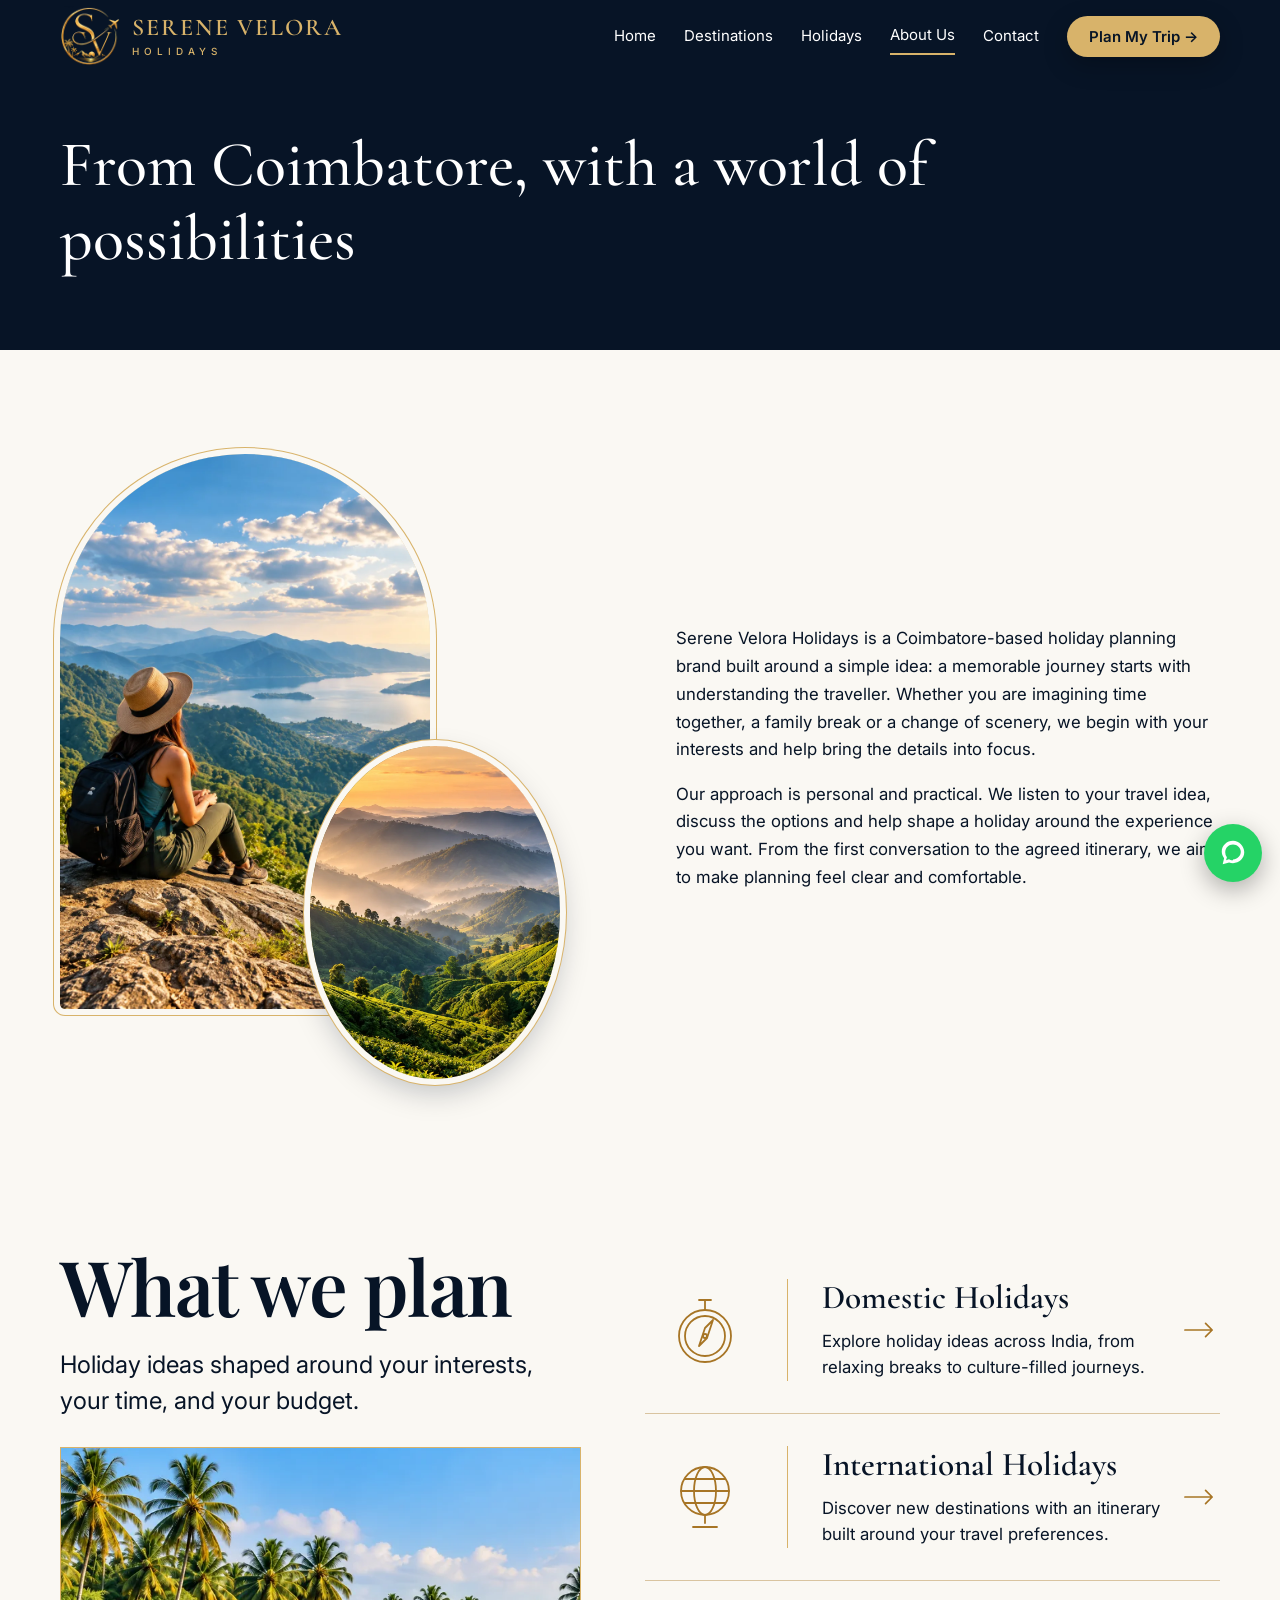
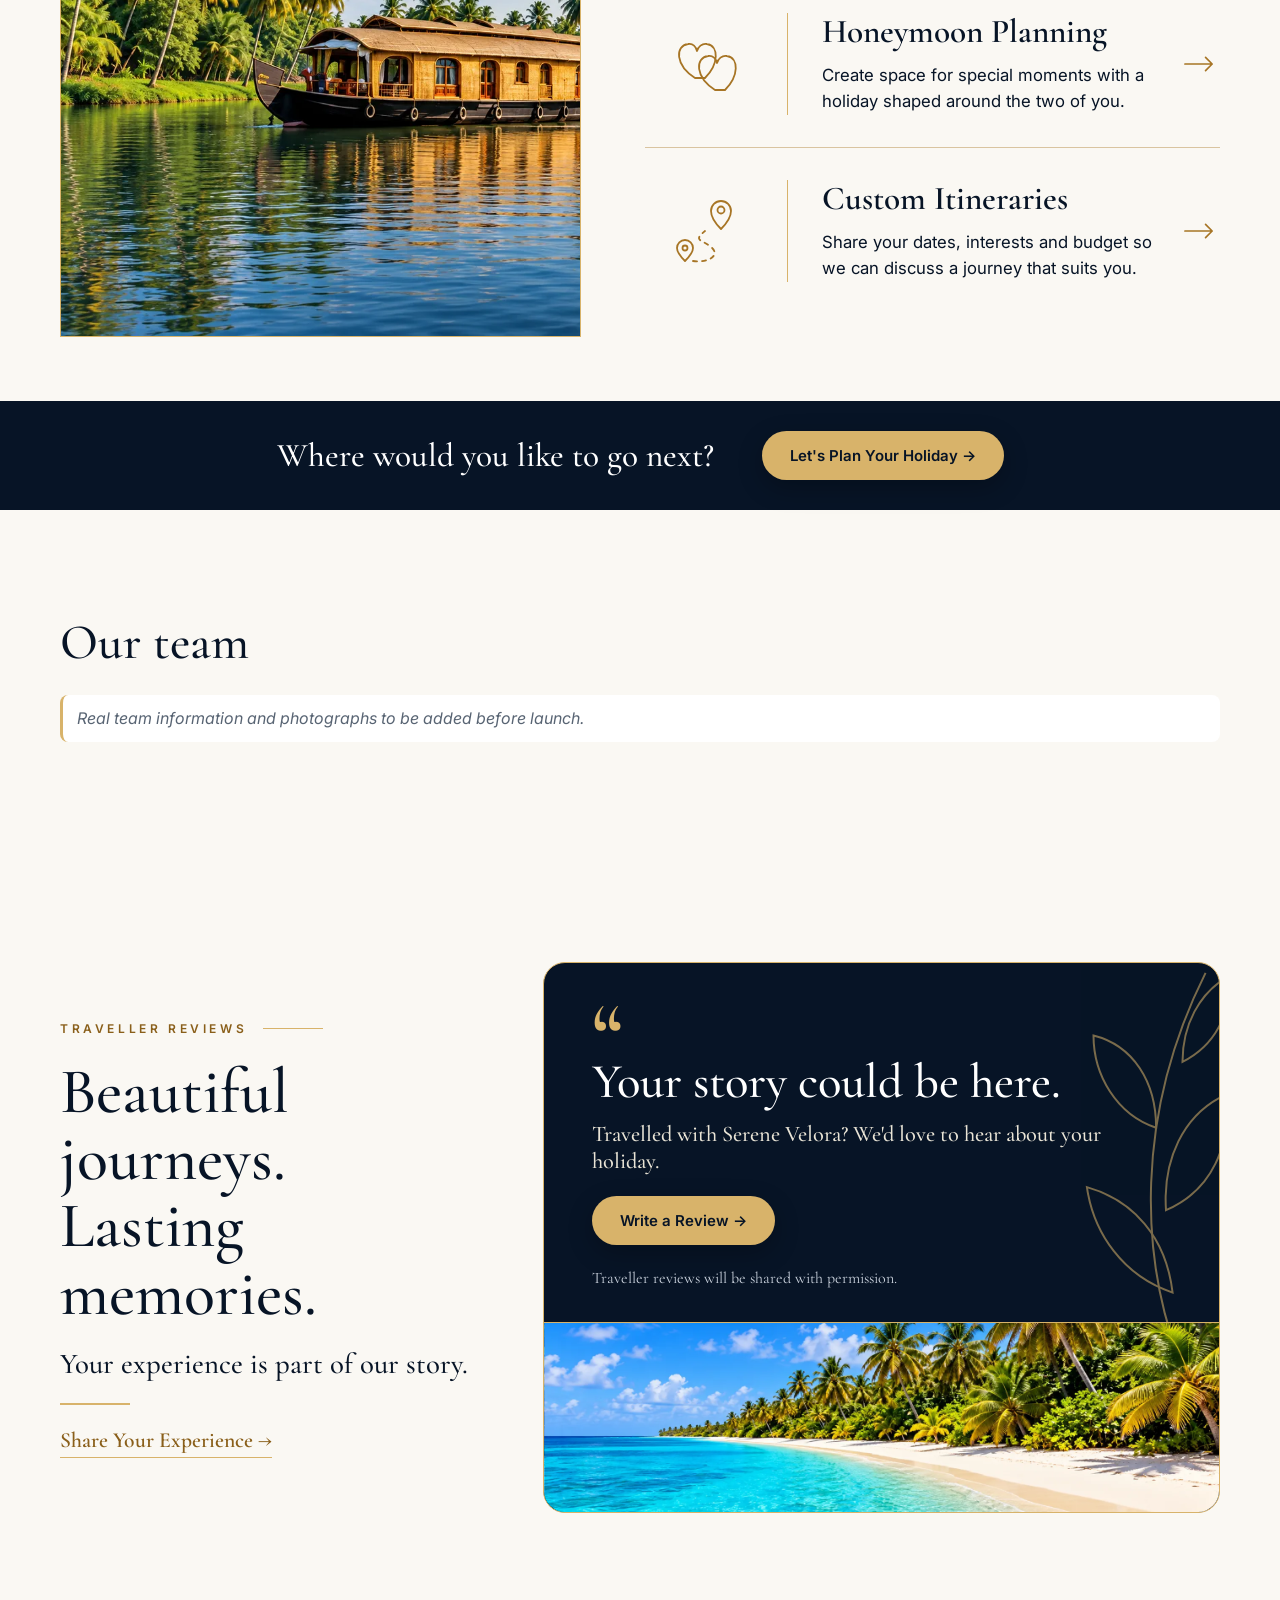
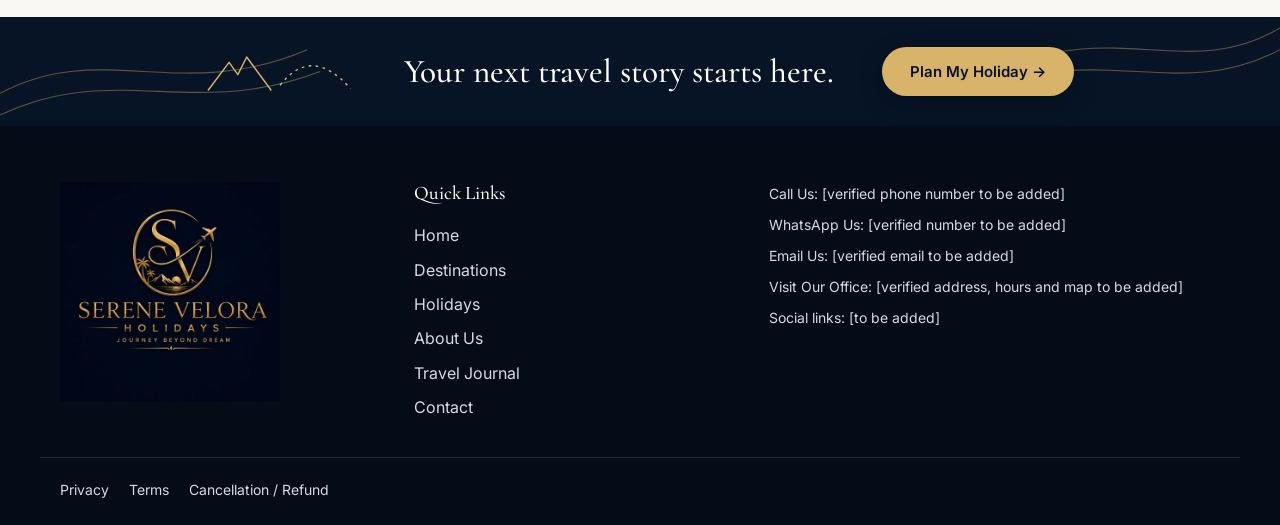
<file: about.html>
<!DOCTYPE html>
<html lang="en">
<head>
<meta charset="utf-8">
<meta name="viewport" content="width=device-width, initial-scale=1">
<title>About Us | Serene Velora Holidays</title>
<meta name="description" content="Serene Velora Holidays is a Coimbatore-based holiday planning brand built around understanding the traveller.">
<link rel="preconnect" href="https://fonts.googleapis.com">
<link rel="preconnect" href="https://fonts.gstatic.com" crossorigin>
<link href="https://fonts.googleapis.com/css2?family=Cormorant+Garamond:wght@500;600&family=Playfair+Display:ital,wght@0,600;1,600&family=Inter:wght@400;500;600&display=swap" rel="stylesheet">
<link rel="stylesheet" href="css/styles.css">
</head>
<body class="sub">
<a class="skip" href="#main">Skip to content</a>
<div class="progress" id="progress" aria-hidden="true"></div>

<header class="site-header" id="header">
  <div class="wrap bar">
    <a class="brand" href="index.html"><img src="assets/emblem.png" width="60" height="60" alt=""><span class="bn">Serene Velora<small>Holidays</small></span></a>
    <button class="menu-btn" id="menuBtn" aria-expanded="false" aria-controls="nav">Menu</button>
    <nav id="nav" class="nav" aria-label="Main">
      <a href="index.html">Home</a>
      <a href="destinations.html">Destinations</a>
      <a href="holidays.html">Holidays</a>
      <a href="about.html" aria-current="page">About Us</a>
      <a href="contact.html">Contact</a>
      <a class="btn btn-gold nav-cta" href="contact.html#enquire">Plan My Trip <span aria-hidden="true">&rarr;</span></a>
    </nav>
  </div>
</header>

<main id="main">
<section class="page-hero"><div class="wrap"><h1>From Coimbatore, with a world of possibilities</h1></div></section><section class="section wrap"><div class="story"><div class="about-img"><div class="ph has-img a1" role="img" aria-label="Traveller in a straw hat with a backpack sitting on a rock above forested hills and a lake" style="background-image:url(assets/img-traveller.webp)"></div><div class="ph has-img a2" role="img" aria-label="Misty tea-covered hills glowing at sunrise" style="background-image:url(assets/img-teahills.webp)"></div></div><div class="prose"><p>Serene Velora Holidays is a Coimbatore-based holiday planning brand built around a simple idea: a memorable journey starts with understanding the traveller. Whether you are imagining time together, a family break or a change of scenery, we begin with your interests and help bring the details into focus.</p><p>Our approach is personal and practical. We listen to your travel idea, discuss the options and help shape a holiday around the experience you want. From the first conversation to the agreed itinerary, we aim to make planning feel clear and comfortable.</p></div></div></section>
<section class="section wrap wp" aria-labelledby="wpH">
  <div class="wp-grid">
    <div class="wp-left reveal"><h2 id="wpH">What we plan</h2><p class="wp-sub">Holiday ideas shaped around your interests, your time, and your budget.</p>
      <img class="wp-img" src="assets/img-kerala.webp" width="1400" height="719" alt="Traditional thatched houseboat on calm backwaters lined with coconut palms" loading="lazy"></div>
    <div class="wp-list reveal"><a class="wp-item" href="destinations.html"><span class="wp-ic"><svg viewBox="0 0 64 72" width="64" height="72" aria-hidden="true" focusable="false"><g fill="none" stroke="currentColor" stroke-width="1.8" stroke-linecap="round" stroke-linejoin="round"><circle cx="32" cy="42" r="26"/><circle cx="32" cy="42" r="20"/><path d="M26 6h12M32 6v10M40 26l-6 18-8 8 6-18z"/><circle cx="32" cy="42" r="2"/></g></svg></span><span class="wp-tx"><h3>Domestic Holidays</h3><p>Explore holiday ideas across India, from relaxing breaks to culture-filled journeys.</p></span><svg class="wp-ar" viewBox="0 0 32 16" width="30" height="16" aria-hidden="true" focusable="false"><path d="M1 8h29M23 1l7 7-7 7" fill="none" stroke="currentColor" stroke-width="1.8" stroke-linecap="round" stroke-linejoin="round"/></svg></a><a class="wp-item" href="destinations.html"><span class="wp-ic"><svg viewBox="0 0 64 72" width="64" height="72" aria-hidden="true" focusable="false"><g fill="none" stroke="currentColor" stroke-width="1.8" stroke-linecap="round" stroke-linejoin="round"><circle cx="32" cy="30" r="24"/><ellipse cx="32" cy="30" rx="11" ry="24"/><path d="M8 30h48M12 18h40M12 42h40M32 54v8M20 66h24"/></g></svg></span><span class="wp-tx"><h3>International Holidays</h3><p>Discover new destinations with an itinerary built around your travel preferences.</p></span><svg class="wp-ar" viewBox="0 0 32 16" width="30" height="16" aria-hidden="true" focusable="false"><path d="M1 8h29M23 1l7 7-7 7" fill="none" stroke="currentColor" stroke-width="1.8" stroke-linecap="round" stroke-linejoin="round"/></svg></a><a class="wp-item" href="holidays.html?style=Romantic%20Escapes"><span class="wp-ic"><svg viewBox="0 0 72 64" width="72" height="64" aria-hidden="true" focusable="false"><g fill="none" stroke="currentColor" stroke-width="1.8" stroke-linejoin="round"><path d="M26 46C6 33 6 14 19 12c5-1 8 3 9 7 1-4 5-8 10-7 12 2 12 20-2 34z" transform="translate(0 0)"/><path d="M26 46C6 33 6 14 19 12c5-1 8 3 9 7 1-4 5-8 10-7 12 2 12 20-2 34z" transform="translate(20 12)"/></g></svg></span><span class="wp-tx"><h3>Honeymoon Planning</h3><p>Create space for special moments with a holiday shaped around the two of you.</p></span><svg class="wp-ar" viewBox="0 0 32 16" width="30" height="16" aria-hidden="true" focusable="false"><path d="M1 8h29M23 1l7 7-7 7" fill="none" stroke="currentColor" stroke-width="1.8" stroke-linecap="round" stroke-linejoin="round"/></svg></a><a class="wp-item" href="contact.html#enquire"><span class="wp-ic"><svg viewBox="0 0 72 72" width="72" height="72" aria-hidden="true" focusable="false"><g fill="none" stroke="currentColor" stroke-width="1.8" stroke-linecap="round" stroke-linejoin="round"><path d="M52 34c-8-8-10-14-10-18a10 10 0 0120 0c0 4-2 10-10 18z"/><circle cx="52" cy="15" r="3.5"/><path d="M16 66c-6-6-8-10-8-13a8 8 0 0116 0c0 3-2 7-8 13z"/><circle cx="16" cy="53" r="2.5"/><path d="M24 66c16 2 28-6 18-14s-18-6-6-16" stroke-dasharray="4 5"/></g></svg></span><span class="wp-tx"><h3>Custom Itineraries</h3><p>Share your dates, interests and budget so we can discuss a journey that suits you.</p></span><svg class="wp-ar" viewBox="0 0 32 16" width="30" height="16" aria-hidden="true" focusable="false"><path d="M1 8h29M23 1l7 7-7 7" fill="none" stroke="currentColor" stroke-width="1.8" stroke-linecap="round" stroke-linejoin="round"/></svg></a></div>
  </div>
</section>
<div class="jband"><div class="wrap jband-in"><p>Where would you like to go next?</p><a class="btn btn-gold" href="contact.html#enquire">Let's Plan Your Holiday <span aria-hidden="true">&rarr;</span></a></div></div><section class="section wrap"><h2>Our team</h2><p class="todo">Real team information and photographs to be added before launch.</p></section><section class="section wrap rv-sec" aria-labelledby="revH">
  <div class="rv-grid">
    <div class="rv-copy reveal">
      <p class="eyebrow-j">Traveller reviews</p>
      <h2 id="revH">Beautiful journeys.<br>Lasting memories.</h2>
      <p class="rv-sub">Your experience is part of our story.</p>
      <span class="rv-rule" aria-hidden="true"></span>
      <a class="rv-link" href="contact.html#enquire">Share Your Experience <span aria-hidden="true">&rarr;</span></a>
    </div>
    <div class="rv-panel reveal">
      <svg class="rv-leaf" viewBox="0 0 120 260" aria-hidden="true" focusable="false"><g fill="none" stroke="#D8B36A" stroke-width="1.2" opacity=".55"><path d="M100 250C70 180 70 90 112 6"/><path d="M92 200c-30-10-48-36-52-64 28 8 48 30 52 64zM88 150c28-12 40-40 36-70-26 12-38 40-36 70zM82 100C58 92 44 68 44 44c24 6 38 28 38 56zM98 60c20-10 30-30 28-52-18 10-28 30-28 52z"/></g></svg>
      <div class="rv-body"><span class="rv-q" aria-hidden="true">&ldquo;</span><h3>Your story could be here.</h3>
        <p>Travelled with Serene Velora? We'd love to hear about your holiday.</p>
        <a class="btn btn-gold" href="contact.html#enquire">Write a Review <span aria-hidden="true">&rarr;</span></a>
        <small>Traveller reviews will be shared with permission.</small></div>
      <div class="rv-photo ph has-img" role="img" aria-label="Family enjoying holiday moments together" style="background-image:url(assets/tw-family.webp)"></div>
    </div>
  </div>
  <div class="reviews" id="reviews"></div>
</section>
<div class="jband rband"><svg class="rband-lines" viewBox="0 0 1000 100" preserveAspectRatio="none" aria-hidden="true" focusable="false"><g fill="none" stroke="#D8B36A" stroke-width="1" opacity=".4" vector-effect="non-scaling-stroke"><path d="M0 70C80 20 140 80 240 30"/><path d="M0 90C90 40 150 95 250 50"/><path d="M1000 30C920 80 860 20 760 70"/><path d="M1000 10C930 60 870 0 780 50"/></g></svg>
  <div class="wrap jband-in"><svg class="rband-icon" viewBox="0 0 170 50" width="150" height="44" aria-hidden="true" focusable="false"><g fill="none" stroke="#D8B36A" stroke-width="1.6" stroke-linejoin="round"><path d="M2 46L26 14l10 14 10-20 28 38"/><path d="M84 40Q120 -6 164 44" stroke-dasharray="3 5"/></g></svg><p>Your next travel story starts here.</p><a class="btn btn-gold" href="contact.html#enquire">Plan My Holiday <span aria-hidden="true">&rarr;</span></a></div></div>
</main>

<footer class="footer">
  <div class="wrap foot">
    <div><img src="assets/logo.jpg" width="220" height="220" alt="Serene Velora Holidays logo: gold SV emblem with aircraft, palms and mountains" loading="lazy"></div>
    <nav aria-label="Footer">
      <h3 class="foot-title">Quick Links</h3>
      <a href="index.html">Home</a><a href="destinations.html">Destinations</a><a href="holidays.html">Holidays</a><a href="about.html">About Us</a><a href="journal.html">Travel Journal</a><a href="contact.html">Contact</a>
    </nav>
    <div class="contact">
      <p>Call Us: [verified phone number to be added]</p>
      <p>WhatsApp Us: [verified number to be added]</p>
      <p>Email Us: [verified email to be added]</p>
      <p>Visit Our Office: [verified address, hours and map to be added]</p>
      <p>Social links: [to be added]</p>
    </div>
  </div>
  <div class="wrap legal"><a href="privacy.html">Privacy</a><a href="terms.html">Terms</a><a href="cancellation.html">Cancellation / Refund</a></div>
</footer>
<script src="js/reviews.js"></script>
<script src="js/main.js"></script>
<script src="js/chat.js"></script>
</body>
</html>
</file>
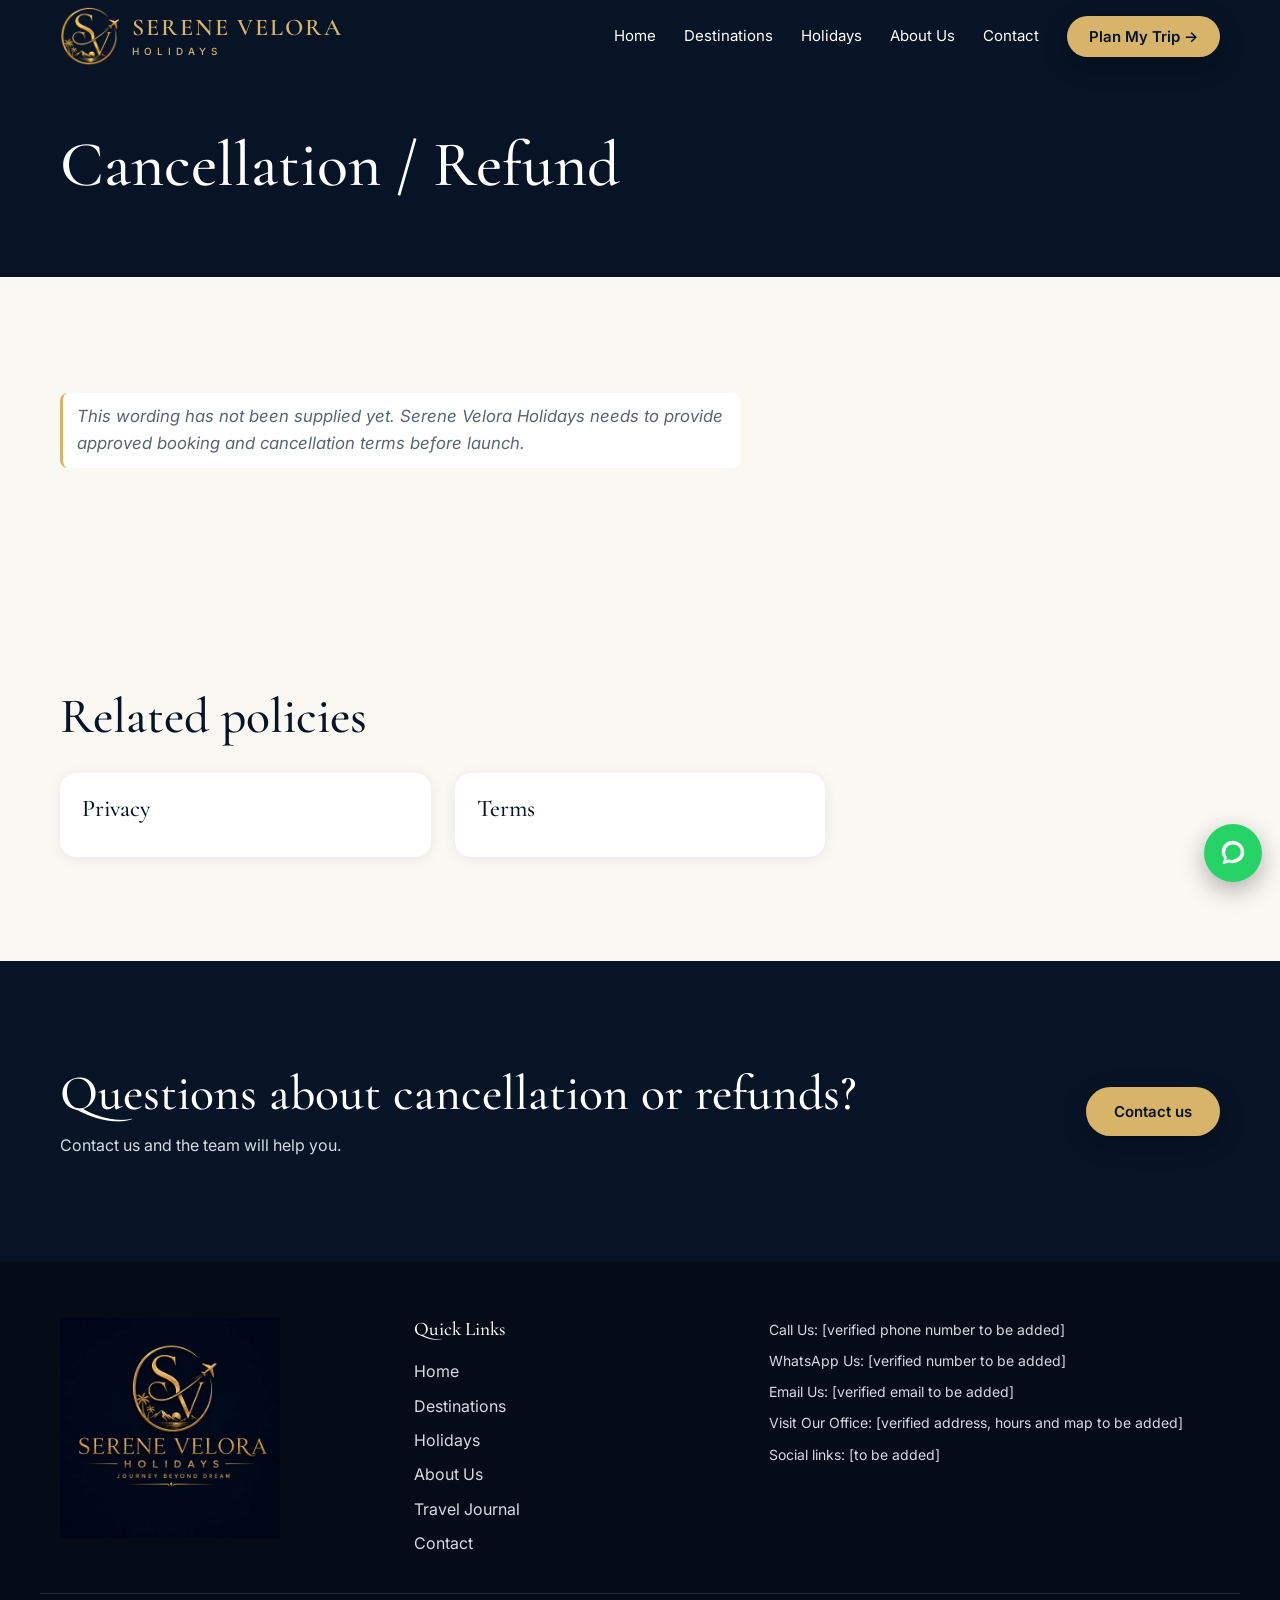
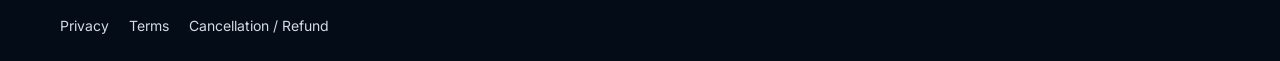
<file: cancellation.html>
<!DOCTYPE html>
<html lang="en">
<head>
<meta charset="utf-8">
<meta name="viewport" content="width=device-width, initial-scale=1">
<title>Cancellation / Refund | Serene Velora Holidays</title>
<meta name="description" content="Cancellation / Refund information for Serene Velora Holidays.">
<link rel="preconnect" href="https://fonts.googleapis.com">
<link rel="preconnect" href="https://fonts.gstatic.com" crossorigin>
<link href="https://fonts.googleapis.com/css2?family=Cormorant+Garamond:wght@500;600&family=Playfair+Display:ital,wght@0,600;1,600&family=Inter:wght@400;500;600&display=swap" rel="stylesheet">
<link rel="stylesheet" href="css/styles.css">
</head>
<body class="sub">
<a class="skip" href="#main">Skip to content</a>
<div class="progress" id="progress" aria-hidden="true"></div>

<header class="site-header" id="header">
  <div class="wrap bar">
    <a class="brand" href="index.html"><img src="assets/emblem.png" width="60" height="60" alt=""><span class="bn">Serene Velora<small>Holidays</small></span></a>
    <button class="menu-btn" id="menuBtn" aria-expanded="false" aria-controls="nav">Menu</button>
    <nav id="nav" class="nav" aria-label="Main">
      <a href="index.html">Home</a>
      <a href="destinations.html">Destinations</a>
      <a href="holidays.html">Holidays</a>
      <a href="about.html">About Us</a>
      <a href="contact.html">Contact</a>
      <a class="btn btn-gold nav-cta" href="contact.html#enquire">Plan My Trip <span aria-hidden="true">&rarr;</span></a>
    </nav>
  </div>
</header>

<main id="main">
<section class="page-hero"><div class="wrap"><h1>Cancellation / Refund</h1></div></section><section class="section wrap"><div class="prose"><p class="todo">This wording has not been supplied yet. Serene Velora Holidays needs to provide approved booking and cancellation terms before launch.</p></div></section>
<section class="section wrap"><h2>Related policies</h2><div class="cards"><a class="card" href="privacy.html"><div class="card-b"><h3>Privacy</h3></div></a><a class="card" href="terms.html"><div class="card-b"><h3>Terms</h3></div></a></div></section><section class="section navy"><div class="wrap band"><div><h2>Questions about cancellation or refunds?</h2><p>Contact us and the team will help you.</p></div><a class="btn btn-gold" href="contact.html">Contact us</a></div></section>
</main>

<footer class="footer">
  <div class="wrap foot">
    <div><img src="assets/logo.jpg" width="220" height="220" alt="Serene Velora Holidays logo: gold SV emblem with aircraft, palms and mountains" loading="lazy"></div>
    <nav aria-label="Footer">
      <h3 class="foot-title">Quick Links</h3>
      <a href="index.html">Home</a><a href="destinations.html">Destinations</a><a href="holidays.html">Holidays</a><a href="about.html">About Us</a><a href="journal.html">Travel Journal</a><a href="contact.html">Contact</a>
    </nav>
    <div class="contact">
      <p>Call Us: [verified phone number to be added]</p>
      <p>WhatsApp Us: [verified number to be added]</p>
      <p>Email Us: [verified email to be added]</p>
      <p>Visit Our Office: [verified address, hours and map to be added]</p>
      <p>Social links: [to be added]</p>
    </div>
  </div>
  <div class="wrap legal"><a href="privacy.html">Privacy</a><a href="terms.html">Terms</a><a href="cancellation.html">Cancellation / Refund</a></div>
</footer>
<script src="js/reviews.js"></script>
<script src="js/main.js"></script>
<script src="js/chat.js"></script>
</body>
</html>
</file>
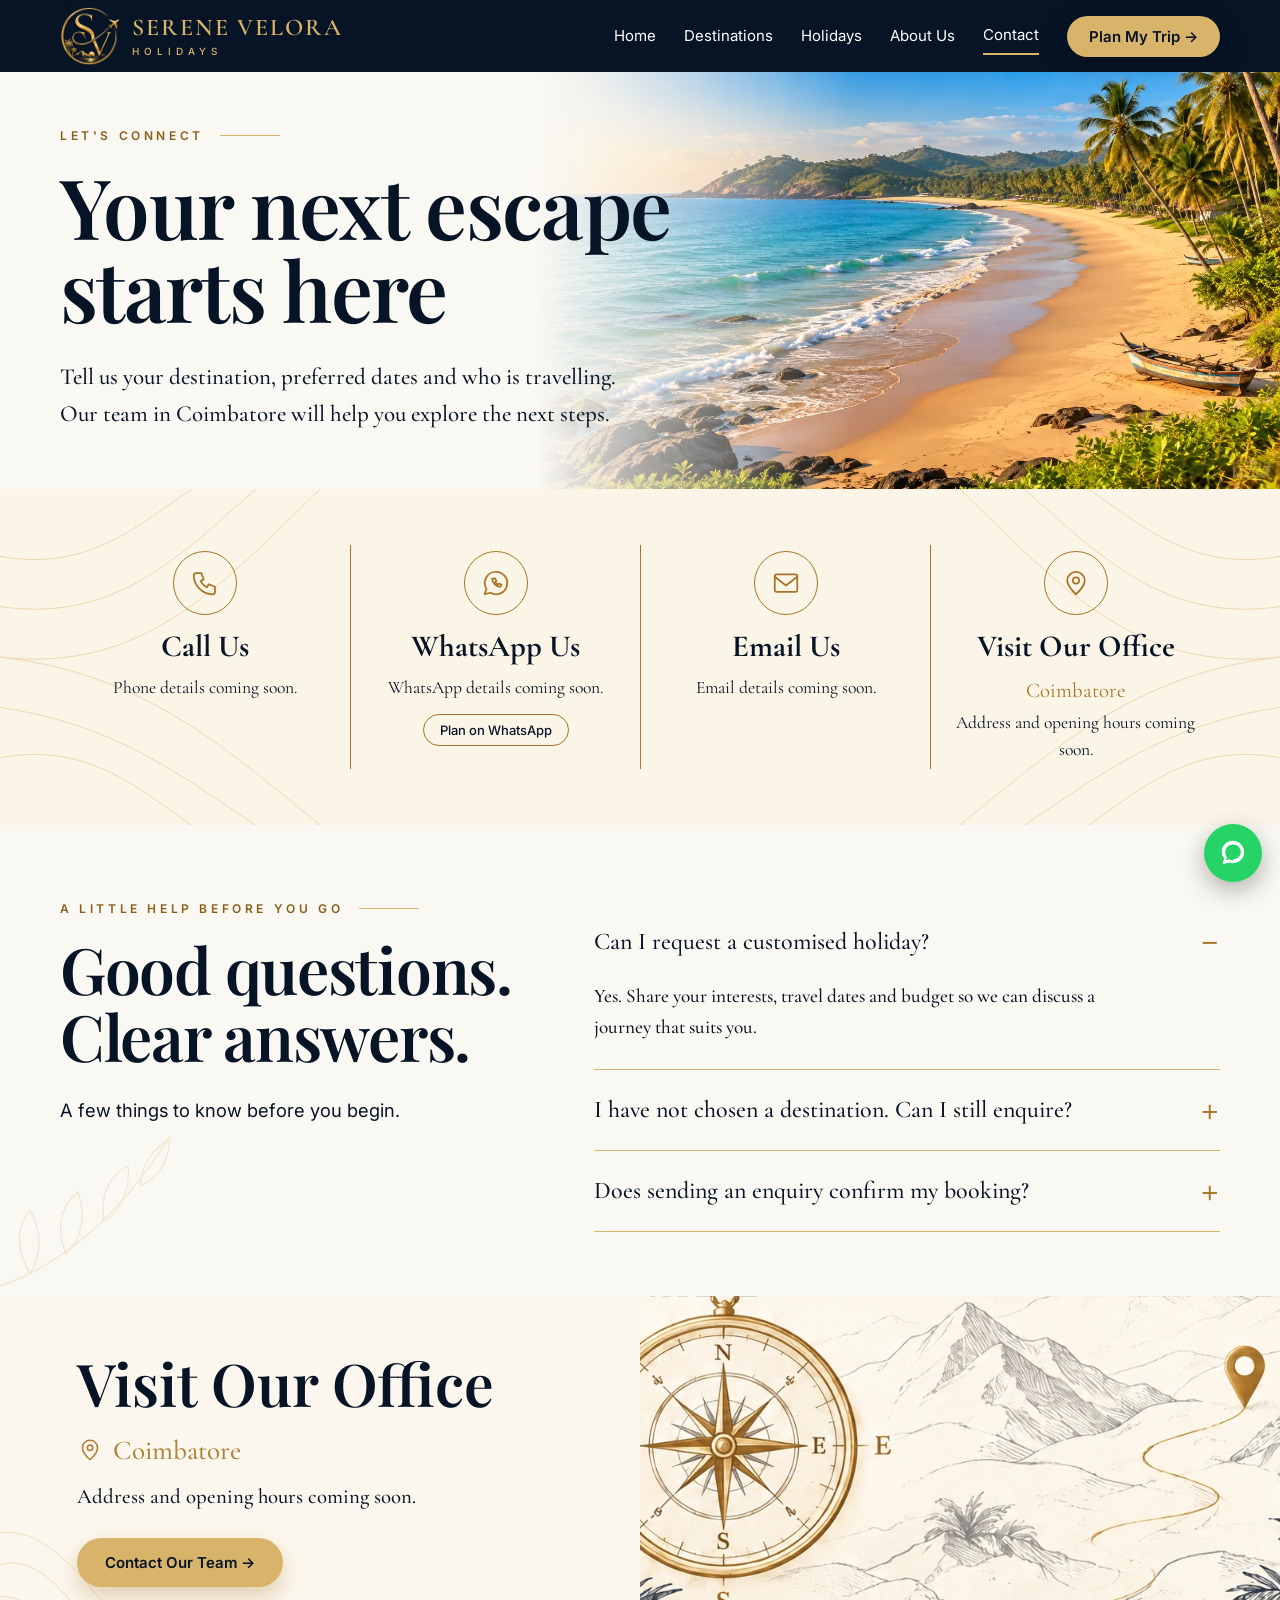
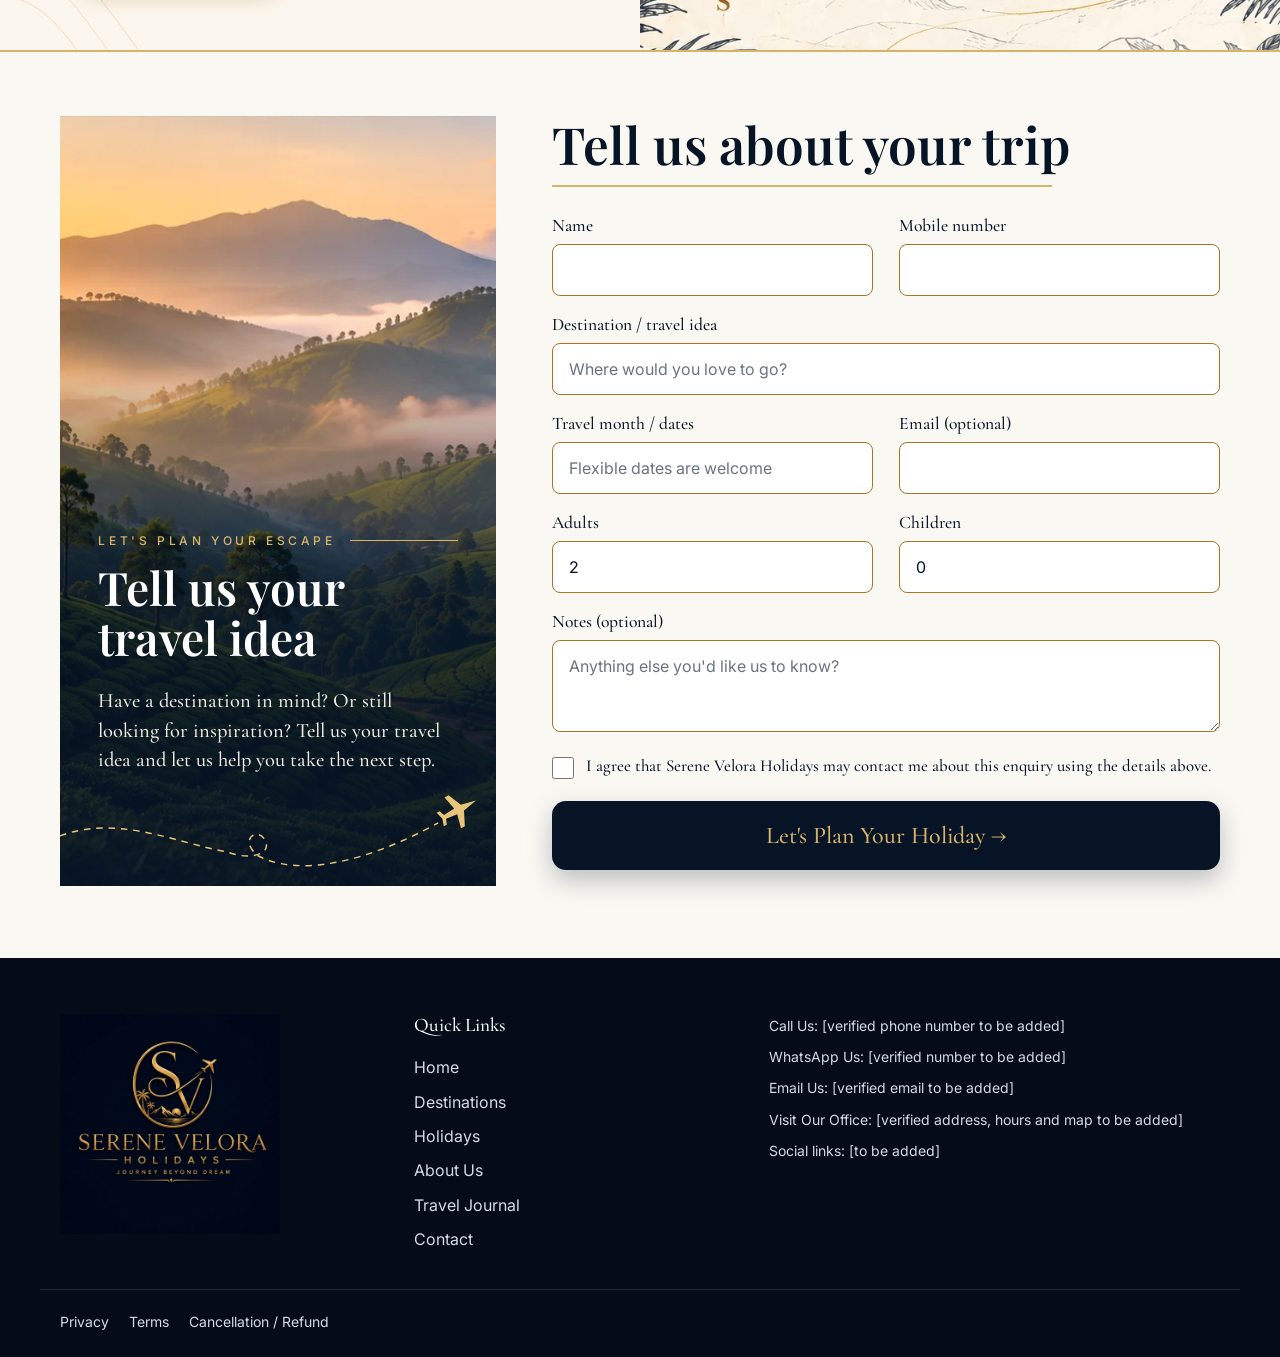
<file: contact.html>
<!DOCTYPE html>
<html lang="en">
<head>
<meta charset="utf-8">
<meta name="viewport" content="width=device-width, initial-scale=1">
<title>Contact | Serene Velora Holidays</title>
<meta name="description" content="Share your destination, dates and travel preferences with Serene Velora Holidays, Coimbatore, to request a personalised itinerary.">
<link rel="preconnect" href="https://fonts.googleapis.com">
<link rel="preconnect" href="https://fonts.gstatic.com" crossorigin>
<link href="https://fonts.googleapis.com/css2?family=Cormorant+Garamond:wght@500;600&family=Playfair+Display:ital,wght@0,600;1,600&family=Inter:wght@400;500;600&display=swap" rel="stylesheet">
<link rel="stylesheet" href="css/styles.css">
</head>
<body class="sub">
<a class="skip" href="#main">Skip to content</a>
<div class="progress" id="progress" aria-hidden="true"></div>

<header class="site-header" id="header">
  <div class="wrap bar">
    <a class="brand" href="index.html"><img src="assets/emblem.png" width="60" height="60" alt=""><span class="bn">Serene Velora<small>Holidays</small></span></a>
    <button class="menu-btn" id="menuBtn" aria-expanded="false" aria-controls="nav">Menu</button>
    <nav id="nav" class="nav" aria-label="Main">
      <a href="index.html">Home</a>
      <a href="destinations.html">Destinations</a>
      <a href="holidays.html">Holidays</a>
      <a href="about.html">About Us</a>
      <a href="contact.html" aria-current="page">Contact</a>
      <a class="btn btn-gold nav-cta" href="#enquire">Plan My Trip <span aria-hidden="true">&rarr;</span></a>
    </nav>
  </div>
</header>

<main id="main">
<section class="ct-hero">
  <div class="ct-photo" role="img" aria-label="Golden sand beach with rolling waves, palm trees and a wooden boat" style="background-image:url(assets/img-goa.webp)"></div>
  <div class="wrap ct-hero-in"><p class="eyebrow-j">Let's connect</p><h1>Your next escape<br>starts here</h1><p class="ct-lead">Tell us your destination, preferred dates and who is travelling. Our team in Coimbatore will help you explore the next steps.</p></div>
</section>
<section class="ct-strip" aria-label="Contact details"><svg class="ct-waves" viewBox="0 0 1000 200" preserveAspectRatio="none" aria-hidden="true" focusable="false"><g fill="none" stroke="#D8B36A" stroke-width="1"><path d="M0 40C70 50 110 20 150 0"/><path d="M0 70C90 80 140 40 200 0"/><path d="M0 100C110 110 170 60 250 0"/><path d="M1000 40C930 50 890 20 850 0"/><path d="M1000 70C910 80 860 40 800 0"/><path d="M1000 100C890 110 830 60 750 0"/><path d="M0 160C70 150 110 180 150 200"/><path d="M0 130C90 140 140 170 200 200"/><path d="M0 100C110 110 170 150 250 200"/><path d="M1000 160C930 150 890 180 850 200"/><path d="M1000 130C910 140 860 170 800 200"/><path d="M1000 100C890 110 830 150 750 200"/></g></svg><div class="wrap ct-cards">
  <div class="ct-card"><span class="ct-ic"><svg viewBox="0 0 24 24" width="30" height="30" fill="none" stroke="currentColor" stroke-width="1.4" stroke-linecap="round" stroke-linejoin="round" aria-hidden="true" focusable="false"><path d="M5 4h4l2 5-2.5 1.5a11 11 0 0 0 5 5L15 13l5 2v4a2 2 0 0 1-2 2C10 21 3 14 3 6a2 2 0 0 1 2-2z"/></svg></span><h2>Call Us</h2><p>Phone details coming soon.</p></div>
  <div class="ct-card"><span class="ct-ic"><svg viewBox="0 0 24 24" width="30" height="30" fill="none" stroke="currentColor" stroke-width="1.4" stroke-linecap="round" stroke-linejoin="round" aria-hidden="true" focusable="false"><path d="M12 3a9 9 0 0 0-7.700 13.600L3 21l4.500-1.200A9 9 0 1 0 12 3z"/><path d="M9 8.500c0 3.500 3 6.500 6.500 6.500l1-1.500-2-1-1 .8a4.500 4.500 0 0 1-2-2l.8-1-1-2z"/></svg></span><h2>WhatsApp Us</h2><p>WhatsApp details coming soon.</p><button type="button" class="ct-chat" data-open-chat>Plan on WhatsApp</button></div>
  <div class="ct-card"><span class="ct-ic"><svg viewBox="0 0 24 24" width="30" height="30" fill="none" stroke="currentColor" stroke-width="1.4" stroke-linecap="round" stroke-linejoin="round" aria-hidden="true" focusable="false"><rect x="3" y="5" width="18" height="14" rx="1.500"/><path d="M3 7l9 7 9-7"/></svg></span><h2>Email Us</h2><p>Email details coming soon.</p></div>
  <div class="ct-card"><span class="ct-ic"><svg viewBox="0 0 24 24" width="30" height="30" fill="none" stroke="currentColor" stroke-width="1.4" stroke-linecap="round" stroke-linejoin="round" aria-hidden="true" focusable="false"><path d="M12 21s-7-6.200-7-11a7 7 0 0 1 14 0c0 4.800-7 11-7 11z"/><circle cx="12" cy="10" r="2.500"/></svg></span><h2>Visit Our Office</h2><p class="ct-city">Coimbatore</p><p>Address and opening hours coming soon.</p></div>
</div></section>
<section class="ct-faq" aria-labelledby="faqH"><svg class="ct-leaf" viewBox="0 0 240 200" aria-hidden="true" focusable="false"><g fill="none" stroke="#D8B36A" stroke-width="1.2"><path d="M0 190C60 170 120 120 170 40"/><path d="M30 178c-14-24-14-46 0-64 12 22 12 44 0 64zM66 158c-10-26-6-48 12-62 8 24 4 46-12 62zM104 126c-4-26 4-46 24-56 2 24-6 44-24 56zM140 90c2-22 12-38 30-46-2 22-12 38-30 46z"/></g></svg><div class="wrap ct-faq-in">
  <div><p class="eyebrow-j">A little help before you go</p><h2 id="faqH">Good questions.<br>Clear answers.</h2><p class="ct-sub">A few things to know before you begin.</p></div>
  <div class="ct-acc"><details name="faq" open><summary>Can I request a customised holiday?</summary><p>Yes. Share your interests, travel dates and budget so we can discuss a journey that suits you.</p></details><details name="faq"><summary>I have not chosen a destination. Can I still enquire?</summary><p>Yes. Tell us the kind of holiday you would enjoy and we can help you explore ideas.</p></details><details name="faq"><summary>Does sending an enquiry confirm my booking?</summary><p>No. Your enquiry starts a planning conversation. Arrangements are confirmed after the agreed booking process.</p></details></div>
</div></section>
<section class="ct-office" aria-labelledby="offH">
  <div class="ct-off-l"><svg class="ct-waves2" viewBox="0 0 300 200" preserveAspectRatio="none" aria-hidden="true" focusable="false"><g fill="none" stroke="#D8B36A" stroke-width="1"><path d="M0 120C50 110 90 150 140 200"/><path d="M0 90C60 85 110 130 180 200"/><path d="M0 150C40 150 70 170 100 200"/></g></svg><h2 id="offH">Visit Our Office</h2><p class="ct-city2"><svg viewBox="0 0 24 24" width="26" height="26" fill="none" stroke="currentColor" stroke-width="1.5" stroke-linecap="round" stroke-linejoin="round" aria-hidden="true" focusable="false"><path d="M12 21s-7-6.200-7-11a7 7 0 0 1 14 0c0 4.800-7 11-7 11z"/><circle cx="12" cy="10" r="2.500"/></svg>Coimbatore</p><p>Address and opening hours coming soon.</p><a class="btn btn-gold" href="#enquire">Contact Our Team <span aria-hidden="true">&rarr;</span></a></div>
  <div class="ct-map" aria-hidden="true" style="background-image:url(assets/contact-map.webp)"></div>
</section>
<section class="section wrap enqx" id="enquire" aria-labelledby="enqH">
  <div class="enqx-grid">
    <div class="enqx-art" style="background-image:url(assets/img-nilgiris.webp)">
      <div class="enqx-copy"><p class="enqx-eye">Let's plan your escape</p><h2 id="enqH">Tell us your travel idea</h2><p>Have a destination in mind? Or still looking for inspiration? Tell us your travel idea and let us help you take the next step.</p></div>
      <svg class="enqx-path" viewBox="0 0 600 120" preserveAspectRatio="xMinYMax meet" aria-hidden="true" focusable="false"><path d="M0 70C80 40 160 80 230 92c30 12 62 4 52-16-9-18-36-4-12 20 60 34 160 6 250-44" fill="none" stroke="#E8C57A" stroke-width="2" stroke-dasharray="9 8"/><path transform="translate(548 34) rotate(-28) scale(1.5)" d="M18 0L4-3-2-16-6-16-3-3-14-2-16-7-19-7-17 0-19 7-16 7-14 2-3 3-6 16-2 16 4 3z" fill="#E8C57A"/></svg>
    </div>
    <div class="enqx-formwrap"><h3>Tell us about your trip</h3><span class="enqx-rule" aria-hidden="true"></span>
<form id="enqForm" novalidate>
  <div class="fgrid">
    <label>Name <input name="name" autocomplete="name" required></label>
    <label>Mobile number <input name="mobile" type="tel" autocomplete="tel" required></label>
    <label class="full">Destination / travel idea <input name="destination" placeholder="Where would you love to go?" required></label>
    <label>Travel month / dates <input name="dates" placeholder="Flexible dates are welcome"></label>
    <label>Email (optional) <input name="email" type="email" autocomplete="email"></label>
    <label>Adults <input name="adults" type="number" min="1" value="2"></label>
    <label>Children <input name="children" type="number" min="0" value="0"></label>
    <label class="full">Notes (optional) <textarea name="notes" rows="3" placeholder="Anything else you'd like us to know?"></textarea></label>
  </div>
  <label class="check"><input type="checkbox" name="consent" required> I agree that Serene Velora Holidays may contact me about this enquiry using the details above.</label>
  <button class="btn-send" type="submit">Let's Plan Your Holiday <span aria-hidden="true">&rarr;</span></button>
</form>
<div id="formMsg" tabindex="-1" role="status" aria-live="polite"></div>
    </div>
  </div>
</section>
</main>

<footer class="footer">
  <div class="wrap foot">
    <div><img src="assets/logo.jpg" width="220" height="220" alt="Serene Velora Holidays logo: gold SV emblem with aircraft, palms and mountains" loading="lazy"></div>
    <nav aria-label="Footer">
      <h3 class="foot-title">Quick Links</h3>
      <a href="index.html">Home</a><a href="destinations.html">Destinations</a><a href="holidays.html">Holidays</a><a href="about.html">About Us</a><a href="journal.html">Travel Journal</a><a href="contact.html">Contact</a>
    </nav>
    <div class="contact">
      <p>Call Us: [verified phone number to be added]</p>
      <p>WhatsApp Us: [verified number to be added]</p>
      <p>Email Us: [verified email to be added]</p>
      <p>Visit Our Office: [verified address, hours and map to be added]</p>
      <p>Social links: [to be added]</p>
    </div>
  </div>
  <div class="wrap legal"><a href="privacy.html">Privacy</a><a href="terms.html">Terms</a><a href="cancellation.html">Cancellation / Refund</a></div>
</footer>
<script src="js/reviews.js"></script>
<script src="js/main.js"></script>
<script src="js/chat.js"></script>
</body>
</html>
</file>
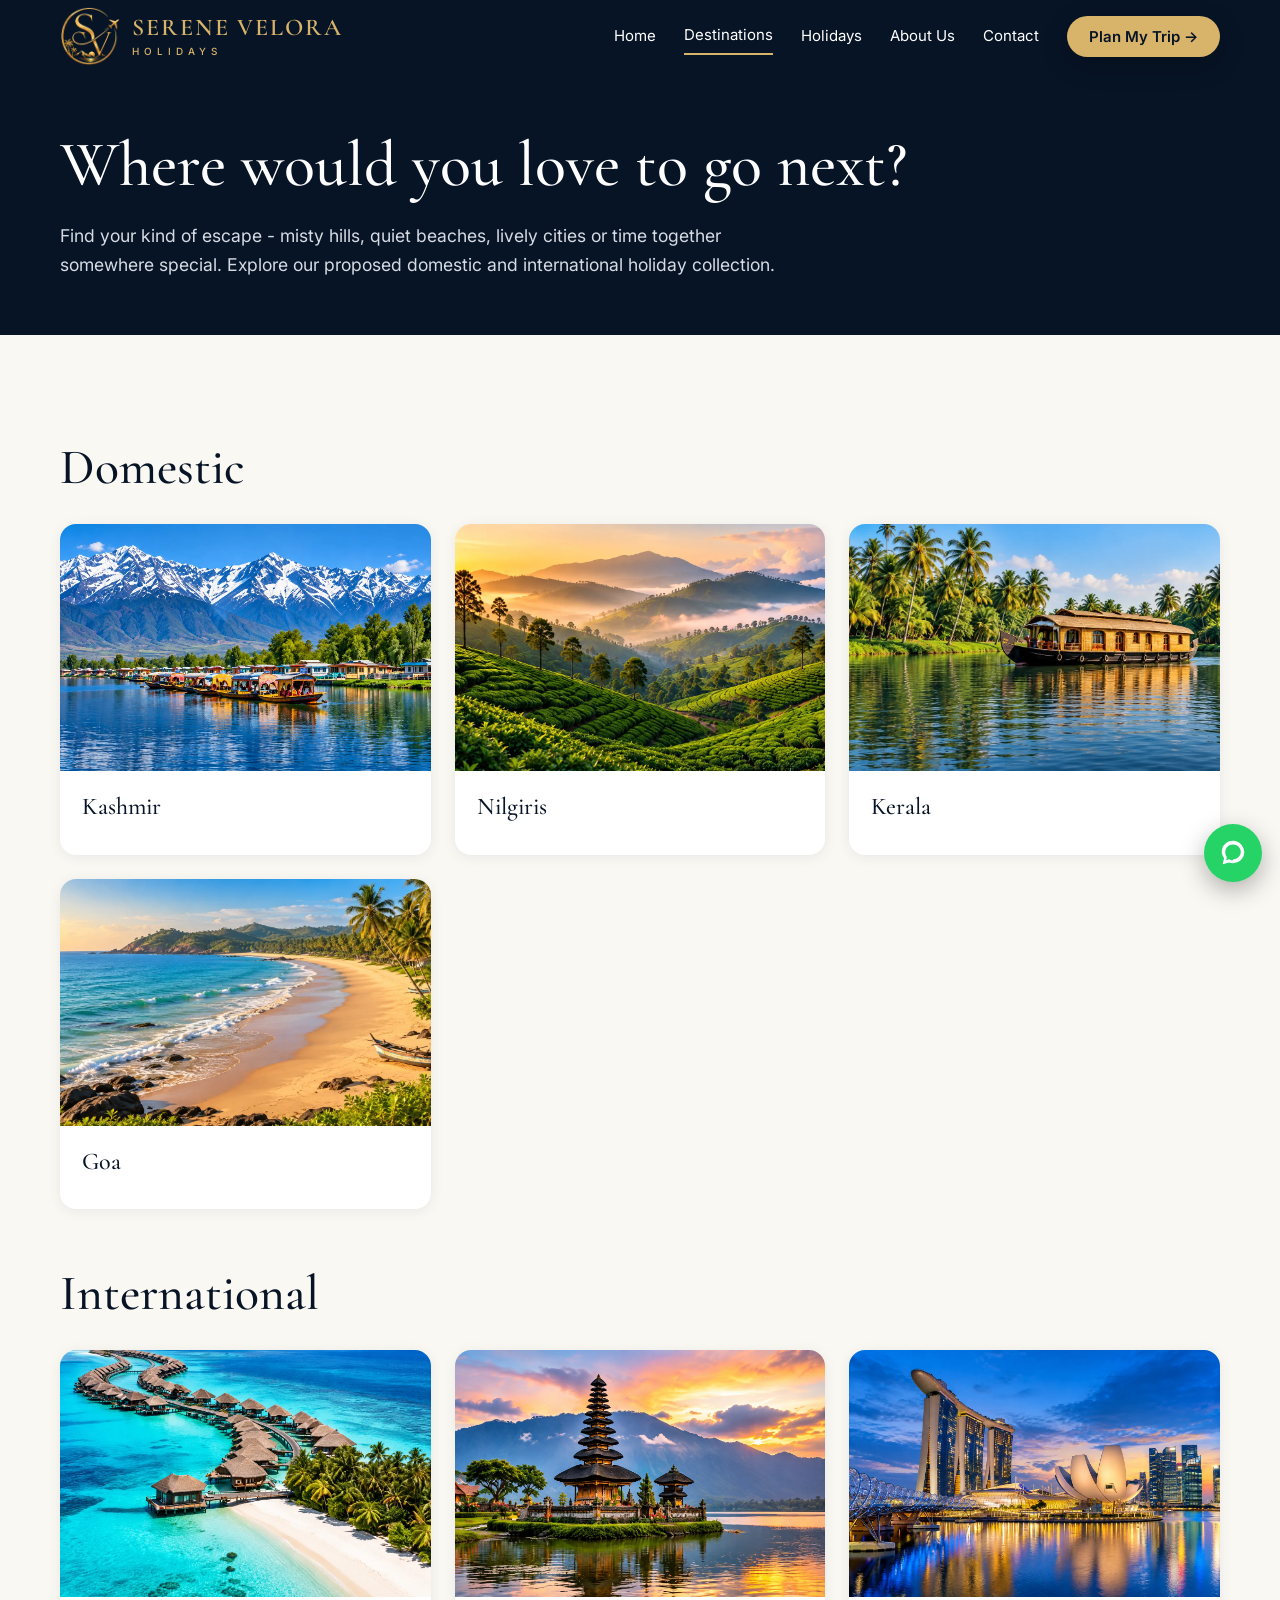
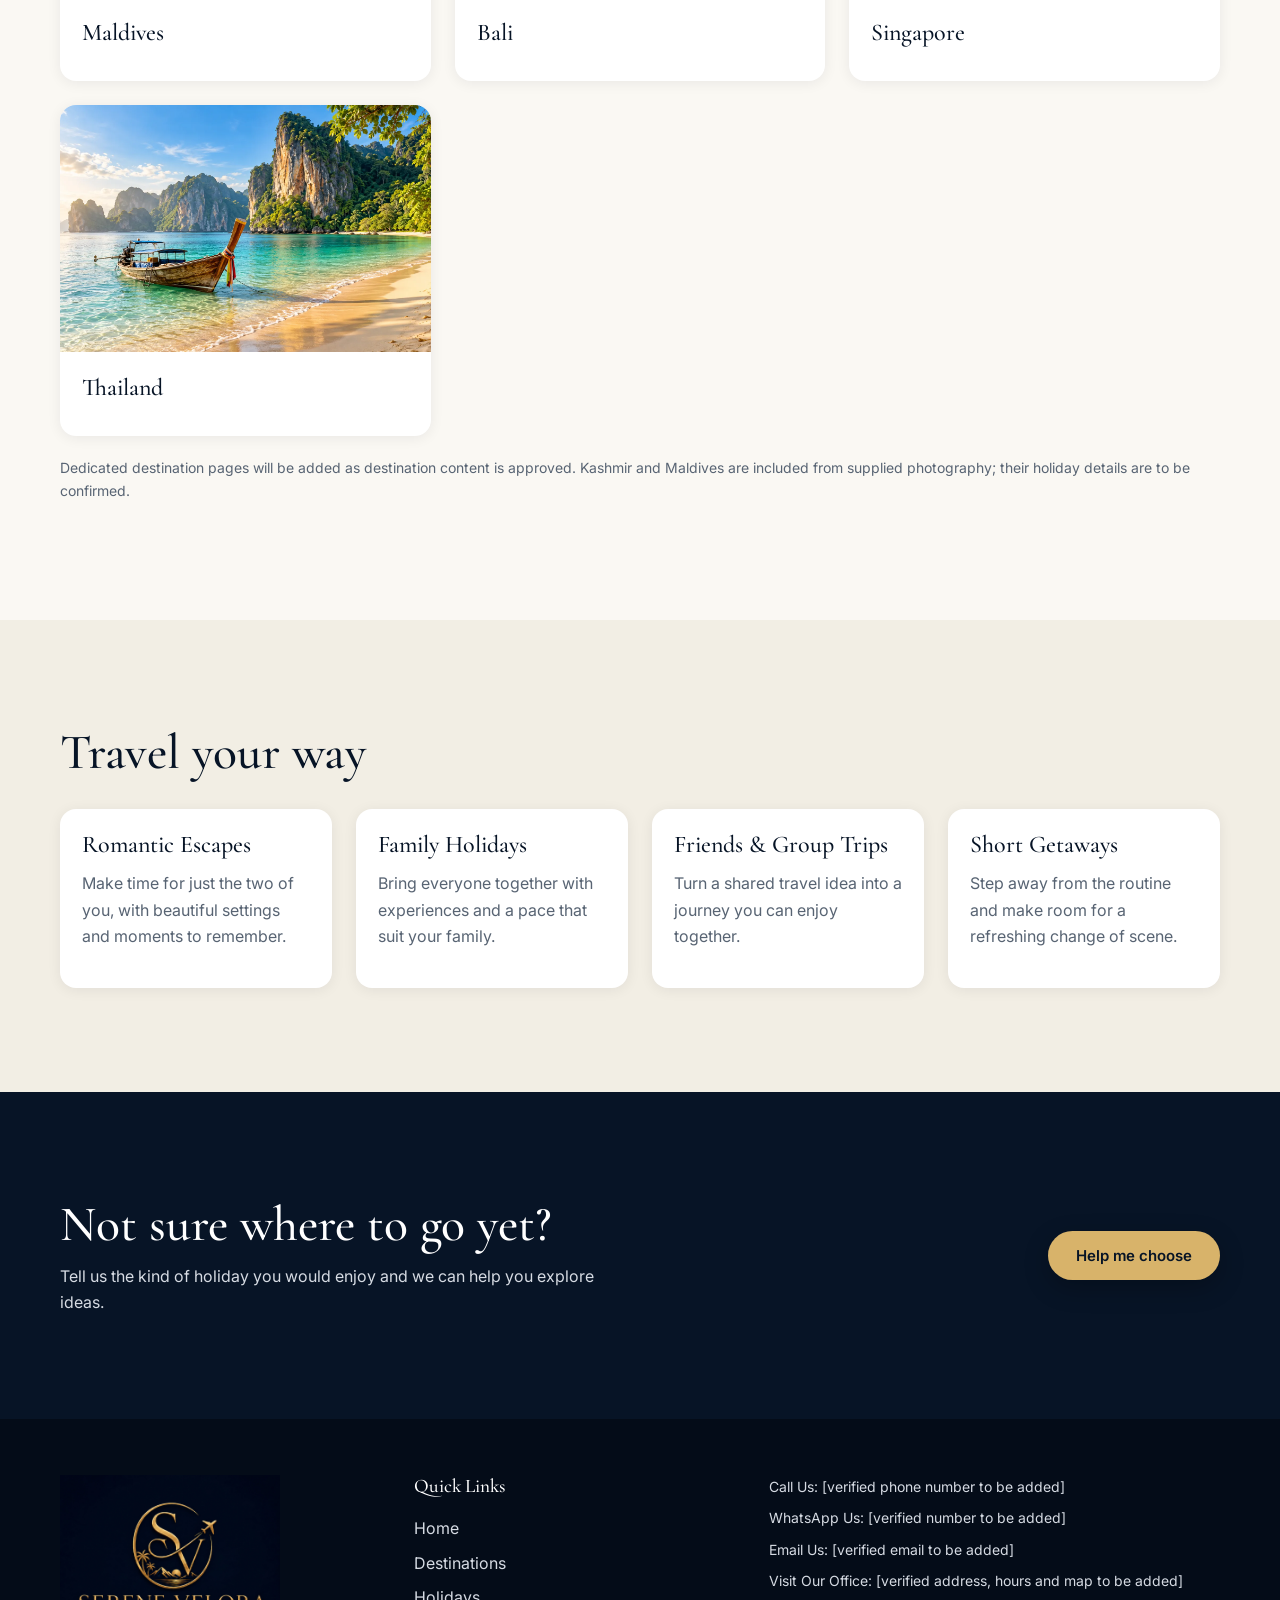
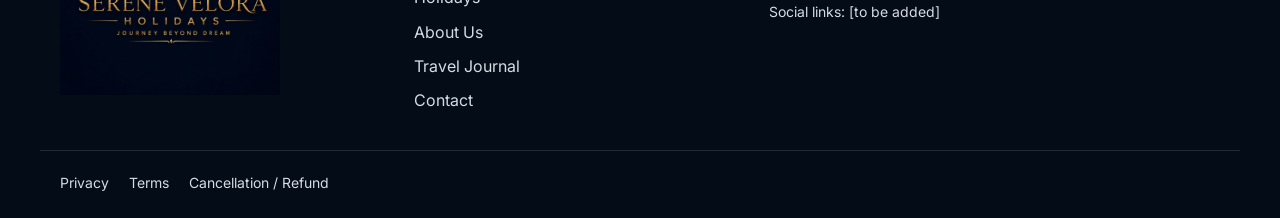
<file: destinations.html>
<!DOCTYPE html>
<html lang="en">
<head>
<meta charset="utf-8">
<meta name="viewport" content="width=device-width, initial-scale=1">
<title>Destinations | Serene Velora Holidays</title>
<meta name="description" content="Explore domestic and international holiday ideas from Serene Velora Holidays, Coimbatore.">
<link rel="preconnect" href="https://fonts.googleapis.com">
<link rel="preconnect" href="https://fonts.gstatic.com" crossorigin>
<link href="https://fonts.googleapis.com/css2?family=Cormorant+Garamond:wght@500;600&family=Playfair+Display:ital,wght@0,600;1,600&family=Inter:wght@400;500;600&display=swap" rel="stylesheet">
<link rel="stylesheet" href="css/styles.css">
</head>
<body class="sub">
<a class="skip" href="#main">Skip to content</a>
<div class="progress" id="progress" aria-hidden="true"></div>

<header class="site-header" id="header">
  <div class="wrap bar">
    <a class="brand" href="index.html"><img src="assets/emblem.png" width="60" height="60" alt=""><span class="bn">Serene Velora<small>Holidays</small></span></a>
    <button class="menu-btn" id="menuBtn" aria-expanded="false" aria-controls="nav">Menu</button>
    <nav id="nav" class="nav" aria-label="Main">
      <a href="index.html">Home</a>
      <a href="destinations.html" aria-current="page">Destinations</a>
      <a href="holidays.html">Holidays</a>
      <a href="about.html">About Us</a>
      <a href="contact.html">Contact</a>
      <a class="btn btn-gold nav-cta" href="contact.html#enquire">Plan My Trip <span aria-hidden="true">&rarr;</span></a>
    </nav>
  </div>
</header>

<main id="main">
<section class="page-hero"><div class="wrap"><h1>Where would you love to go next?</h1><p class="lead2">Find your kind of escape - misty hills, quiet beaches, lively cities or time together somewhere special. Explore our proposed domestic and international holiday collection.</p></div></section><section class="section wrap"><h2>Domestic</h2><div class="cards"><a class="card" href="contact.html?destination=Kashmir"><div class="ph has-img" role="img" aria-label="Colourful shikara boats on a lake below snow-capped mountains" style="background-image:url(assets/img-kashmir.webp)"></div><div class="card-b"><h3>Kashmir</h3></div></a><a class="card" href="holidays.html?destination=Nilgiris"><div class="ph has-img" role="img" aria-label="Tea-covered hills with morning mist at golden sunrise" style="background-image:url(assets/img-nilgiris.webp)"></div><div class="card-b"><h3>Nilgiris</h3></div></a><a class="card" href="holidays.html?destination=Kerala"><div class="ph has-img" role="img" aria-label="Traditional thatched houseboat on calm backwaters lined with coconut palms" style="background-image:url(assets/img-kerala.webp)"></div><div class="card-b"><h3>Kerala</h3></div></a><a class="card" href="holidays.html?destination=Goa"><div class="ph has-img" role="img" aria-label="Golden sand beach with rolling waves, palm trees and a wooden boat" style="background-image:url(assets/img-goa.webp)"></div><div class="card-b"><h3>Goa</h3></div></a></div><h2 style="margin-top:56px">International</h2><div class="cards"><a class="card" href="contact.html?destination=Maldives"><div class="ph has-img" role="img" aria-label="Aerial view of overwater villas along a curved jetty above turquoise water" style="background-image:url(assets/img-maldives.webp)"></div><div class="card-b"><h3>Maldives</h3></div></a><a class="card" href="holidays.html?destination=Bali"><div class="ph has-img" role="img" aria-label="Pagoda-style temple on a lake with mountains behind at sunset" style="background-image:url(assets/img-bali.webp)"></div><div class="card-b"><h3>Bali</h3></div></a><a class="card" href="holidays.html?destination=Singapore"><div class="ph has-img" role="img" aria-label="Marina Bay skyline at blue hour with a lit bridge and glowing reflections on the water" style="background-image:url(assets/img-singapore.webp)"></div><div class="card-b"><h3>Singapore</h3></div></a><a class="card" href="holidays.html?destination=Thailand"><div class="ph has-img" role="img" aria-label="Wooden longtail boat on turquoise water below limestone cliffs" style="background-image:url(assets/img-thailand.webp)"></div><div class="card-b"><h3>Thailand</h3></div></a></div><p class="note">Dedicated destination pages will be added as destination content is approved. Kashmir and Maldives are included from supplied photography; their holiday details are to be confirmed.</p></section>
<section class="section ivory-2" aria-labelledby="stH"><div class="wrap"><h2 id="stH">Travel your way</h2><div class="cards four"><a class="card" href="holidays.html?style=Romantic%20Escapes"><div class="card-b"><h3>Romantic Escapes</h3><p>Make time for just the two of you, with beautiful settings and moments to remember.</p></div></a><a class="card" href="holidays.html?style=Family%20Holidays"><div class="card-b"><h3>Family Holidays</h3><p>Bring everyone together with experiences and a pace that suit your family.</p></div></a><a class="card" href="holidays.html?style=Friends%20%26%20Group%20Trips"><div class="card-b"><h3>Friends &amp; Group Trips</h3><p>Turn a shared travel idea into a journey you can enjoy together.</p></div></a><a class="card" href="holidays.html?style=Short%20Getaways"><div class="card-b"><h3>Short Getaways</h3><p>Step away from the routine and make room for a refreshing change of scene.</p></div></a></div></div></section><section class="section navy"><div class="wrap band"><div><h2>Not sure where to go yet?</h2><p>Tell us the kind of holiday you would enjoy and we can help you explore ideas.</p></div><a class="btn btn-gold" href="contact.html?destination=Help%20me%20choose">Help me choose</a></div></section>
</main>

<footer class="footer">
  <div class="wrap foot">
    <div><img src="assets/logo.jpg" width="220" height="220" alt="Serene Velora Holidays logo: gold SV emblem with aircraft, palms and mountains" loading="lazy"></div>
    <nav aria-label="Footer">
      <h3 class="foot-title">Quick Links</h3>
      <a href="index.html">Home</a><a href="destinations.html">Destinations</a><a href="holidays.html">Holidays</a><a href="about.html">About Us</a><a href="journal.html">Travel Journal</a><a href="contact.html">Contact</a>
    </nav>
    <div class="contact">
      <p>Call Us: [verified phone number to be added]</p>
      <p>WhatsApp Us: [verified number to be added]</p>
      <p>Email Us: [verified email to be added]</p>
      <p>Visit Our Office: [verified address, hours and map to be added]</p>
      <p>Social links: [to be added]</p>
    </div>
  </div>
  <div class="wrap legal"><a href="privacy.html">Privacy</a><a href="terms.html">Terms</a><a href="cancellation.html">Cancellation / Refund</a></div>
</footer>
<script src="js/reviews.js"></script>
<script src="js/main.js"></script>
<script src="js/chat.js"></script>
</body>
</html>
</file>
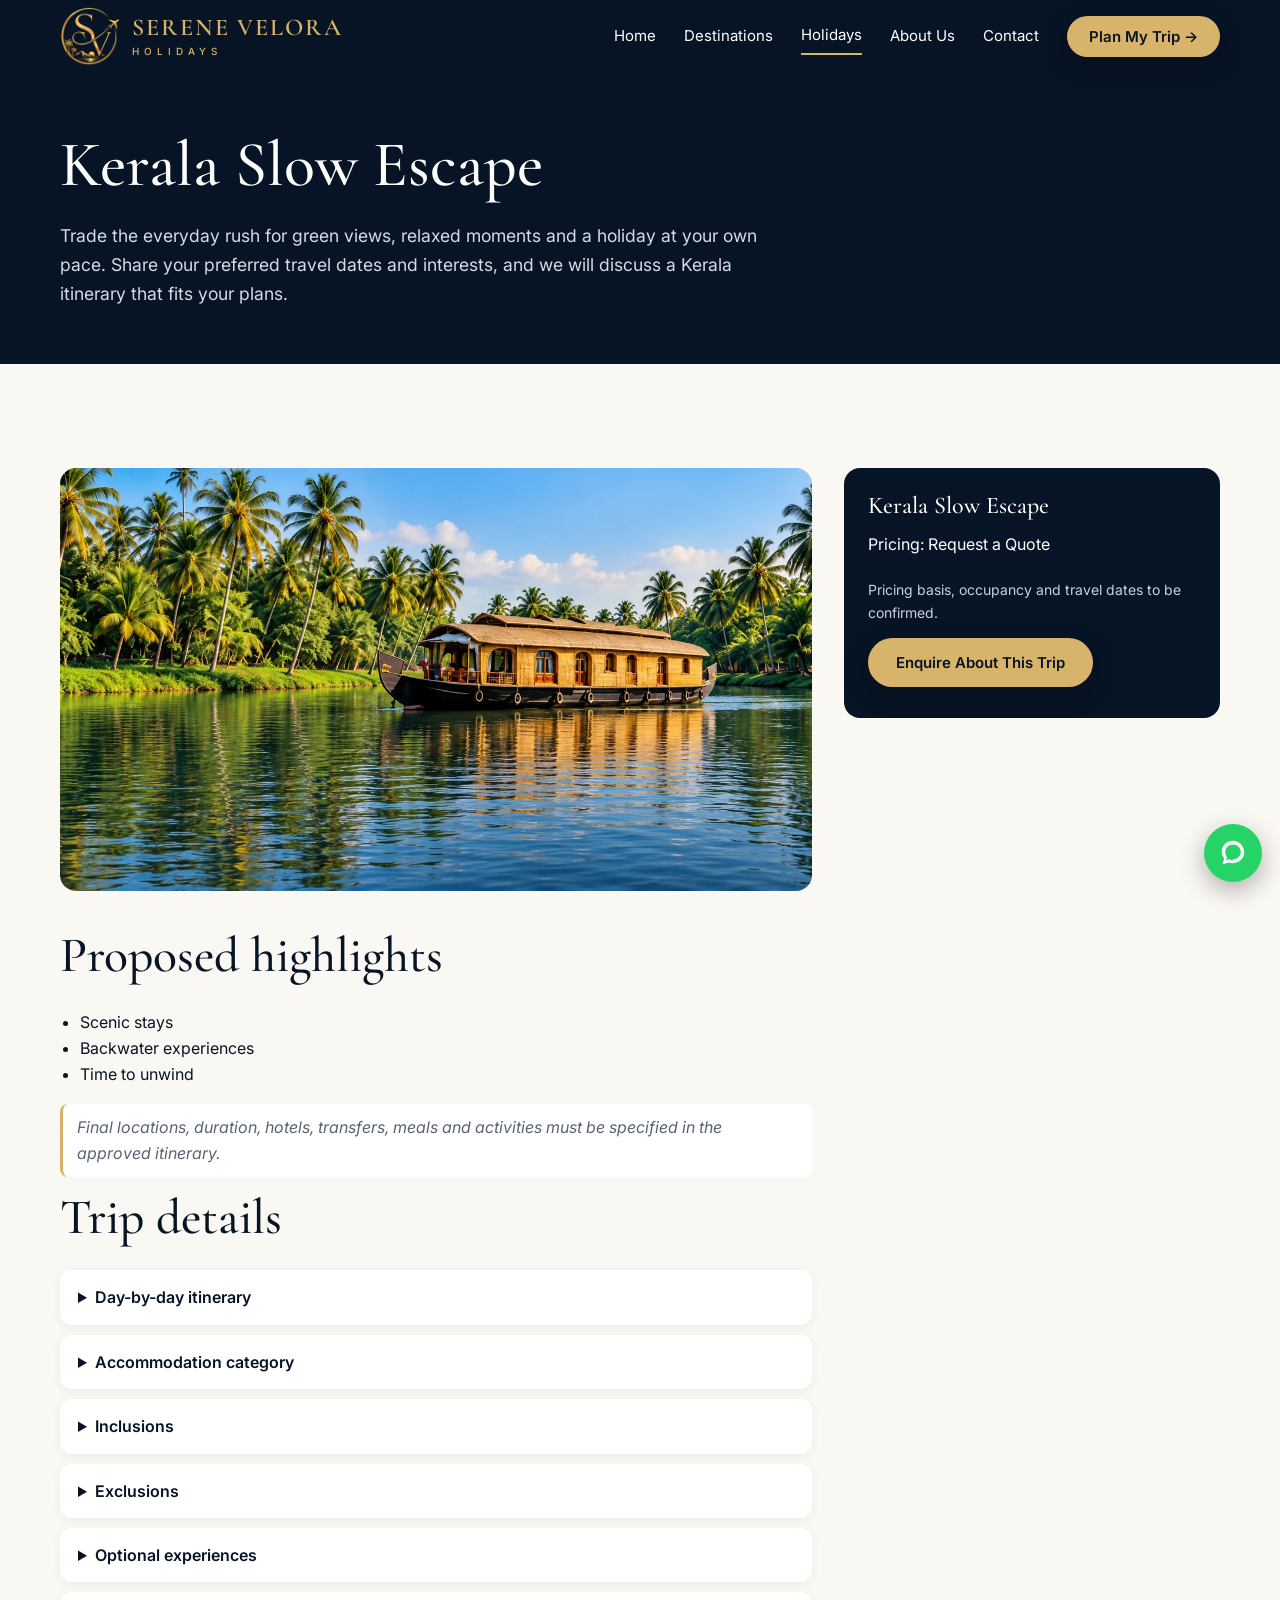
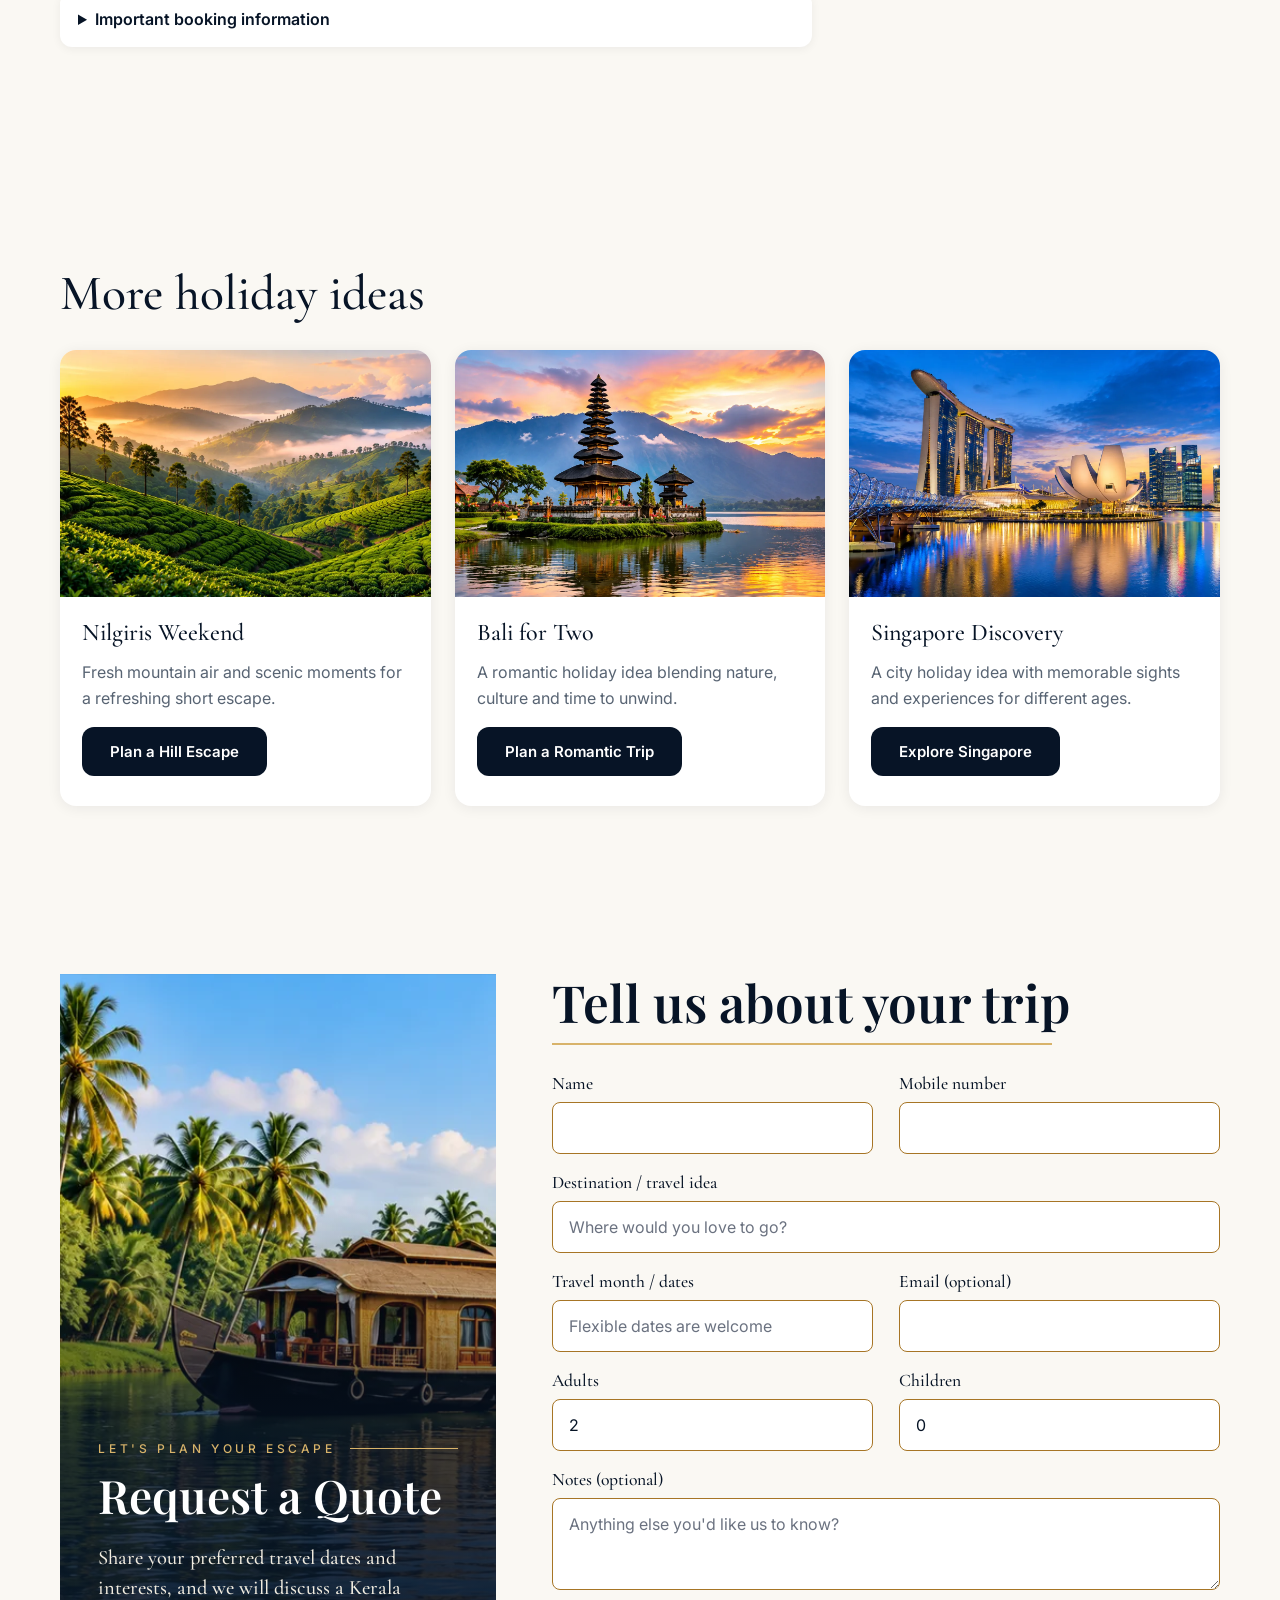
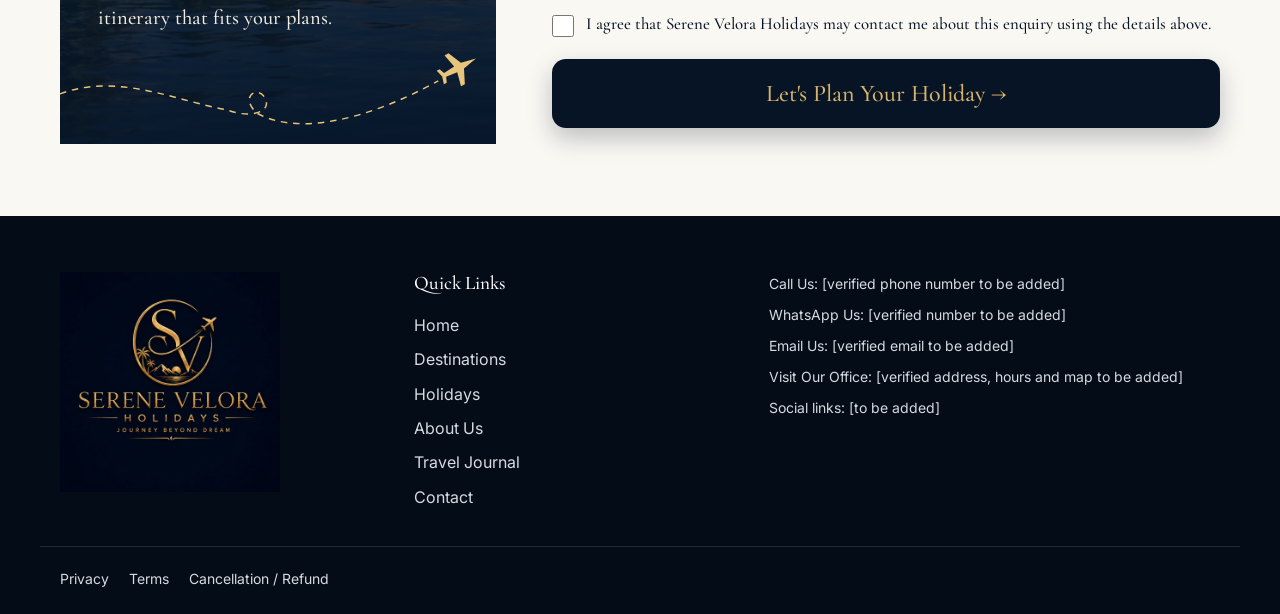
<file: holiday-detail.html>
<!DOCTYPE html>
<html lang="en">
<head>
<meta charset="utf-8">
<meta name="viewport" content="width=device-width, initial-scale=1">
<title>Kerala Slow Escape | Serene Velora Holidays</title>
<meta name="description" content="Kerala Slow Escape: backwaters, green landscapes and a gentler pace. Share your dates and interests to request a personalised itinerary.">
<link rel="preconnect" href="https://fonts.googleapis.com">
<link rel="preconnect" href="https://fonts.gstatic.com" crossorigin>
<link href="https://fonts.googleapis.com/css2?family=Cormorant+Garamond:wght@500;600&family=Playfair+Display:ital,wght@0,600;1,600&family=Inter:wght@400;500;600&display=swap" rel="stylesheet">
<link rel="stylesheet" href="css/styles.css">
</head>
<body class="sub">
<a class="skip" href="#main">Skip to content</a>
<div class="progress" id="progress" aria-hidden="true"></div>

<header class="site-header" id="header">
  <div class="wrap bar">
    <a class="brand" href="index.html"><img src="assets/emblem.png" width="60" height="60" alt=""><span class="bn">Serene Velora<small>Holidays</small></span></a>
    <button class="menu-btn" id="menuBtn" aria-expanded="false" aria-controls="nav">Menu</button>
    <nav id="nav" class="nav" aria-label="Main">
      <a href="index.html">Home</a>
      <a href="destinations.html">Destinations</a>
      <a href="holidays.html" aria-current="page">Holidays</a>
      <a href="about.html">About Us</a>
      <a href="contact.html">Contact</a>
      <a class="btn btn-gold nav-cta" href="#enquire">Plan My Trip <span aria-hidden="true">&rarr;</span></a>
    </nav>
  </div>
</header>

<main id="main">
<section class="page-hero"><div class="wrap"><h1>Kerala Slow Escape</h1><p class="lead2">Trade the everyday rush for green views, relaxed moments and a holiday at your own pace. Share your preferred travel dates and interests, and we will discuss a Kerala itinerary that fits your plans.</p></div></section><section class="section wrap detail"><div><div class="ph has-img" role="img" aria-label="Traditional thatched houseboat on calm backwaters lined with coconut palms" style="aspect-ratio:16/9;border-radius:16px;background-image:url(assets/img-kerala.webp)"></div><h2 style="margin-top:36px">Proposed highlights</h2><ul class="list"><li>Scenic stays</li><li>Backwater experiences</li><li>Time to unwind</li></ul><p class="todo">Final locations, duration, hotels, transfers, meals and activities must be specified in the approved itinerary.</p><h2>Trip details</h2><details><summary>Day-by-day itinerary</summary><p class="todo">To be confirmed in the approved itinerary.</p></details><details><summary>Accommodation category</summary><p class="todo">To be confirmed in the approved itinerary.</p></details><details><summary>Inclusions</summary><p class="todo">To be confirmed in the approved itinerary.</p></details><details><summary>Exclusions</summary><p class="todo">To be confirmed in the approved itinerary.</p></details><details><summary>Optional experiences</summary><p class="todo">To be confirmed in the approved itinerary.</p></details><details><summary>Important booking information</summary><p class="todo">To be confirmed in the approved itinerary.</p></details></div><aside class="panel"><h3>Kerala Slow Escape</h3><p>Pricing: Request a Quote</p><p class="note" style="color:#c9d1dc">Pricing basis, occupancy and travel dates to be confirmed.</p><a class="btn btn-gold" href="#enquire">Enquire About This Trip</a></aside></section><section class="section wrap" aria-labelledby="idH"><h2 id="idH">More holiday ideas</h2><div class="cards"><a class="card" href="contact.html?destination=Nilgiris"><div class="ph has-img" role="img" aria-label="Tea-covered hills with morning mist at golden sunrise" style="background-image:url(assets/img-nilgiris.webp)"></div><div class="card-b"><h3>Nilgiris Weekend</h3><p>Fresh mountain air and scenic moments for a refreshing short escape.</p><span class="btn btn-navy">Plan a Hill Escape</span></div></a><a class="card" href="contact.html?destination=Bali"><div class="ph has-img" role="img" aria-label="Pagoda-style temple on a lake with mountains behind at sunset" style="background-image:url(assets/img-bali.webp)"></div><div class="card-b"><h3>Bali for Two</h3><p>A romantic holiday idea blending nature, culture and time to unwind.</p><span class="btn btn-navy">Plan a Romantic Trip</span></div></a><a class="card" href="contact.html?destination=Singapore"><div class="ph has-img" role="img" aria-label="Marina Bay skyline at blue hour with a lit bridge and glowing reflections on the water" style="background-image:url(assets/img-singapore.webp)"></div><div class="card-b"><h3>Singapore Discovery</h3><p>A city holiday idea with memorable sights and experiences for different ages.</p><span class="btn btn-navy">Explore Singapore</span></div></a></div></section>
<section class="section wrap enqx" id="enquire" aria-labelledby="enqH">
  <div class="enqx-grid">
    <div class="enqx-art" style="background-image:url(assets/img-kerala.webp)">
      <div class="enqx-copy"><p class="enqx-eye">Let's plan your escape</p><h2 id="enqH">Request a Quote</h2><p>Share your preferred travel dates and interests, and we will discuss a Kerala itinerary that fits your plans.</p></div>
      <svg class="enqx-path" viewBox="0 0 600 120" preserveAspectRatio="xMinYMax meet" aria-hidden="true" focusable="false"><path d="M0 70C80 40 160 80 230 92c30 12 62 4 52-16-9-18-36-4-12 20 60 34 160 6 250-44" fill="none" stroke="#E8C57A" stroke-width="2" stroke-dasharray="9 8"/><path transform="translate(548 34) rotate(-28) scale(1.5)" d="M18 0L4-3-2-16-6-16-3-3-14-2-16-7-19-7-17 0-19 7-16 7-14 2-3 3-6 16-2 16 4 3z" fill="#E8C57A"/></svg>
    </div>
    <div class="enqx-formwrap"><h3>Tell us about your trip</h3><span class="enqx-rule" aria-hidden="true"></span>
<form id="enqForm" novalidate>
  <div class="fgrid">
    <label>Name <input name="name" autocomplete="name" required></label>
    <label>Mobile number <input name="mobile" type="tel" autocomplete="tel" required></label>
    <label class="full">Destination / travel idea <input name="destination" placeholder="Where would you love to go?" required></label>
    <label>Travel month / dates <input name="dates" placeholder="Flexible dates are welcome"></label>
    <label>Email (optional) <input name="email" type="email" autocomplete="email"></label>
    <label>Adults <input name="adults" type="number" min="1" value="2"></label>
    <label>Children <input name="children" type="number" min="0" value="0"></label>
    <label class="full">Notes (optional) <textarea name="notes" rows="3" placeholder="Anything else you'd like us to know?"></textarea></label>
  </div>
  <label class="check"><input type="checkbox" name="consent" required> I agree that Serene Velora Holidays may contact me about this enquiry using the details above.</label>
  <button class="btn-send" type="submit">Let's Plan Your Holiday <span aria-hidden="true">&rarr;</span></button>
</form>
<div id="formMsg" tabindex="-1" role="status" aria-live="polite"></div>
    </div>
  </div>
</section><div class="mbar"><a class="btn btn-gold" href="#enquire">Enquire About This Trip</a></div>
</main>

<footer class="footer">
  <div class="wrap foot">
    <div><img src="assets/logo.jpg" width="220" height="220" alt="Serene Velora Holidays logo: gold SV emblem with aircraft, palms and mountains" loading="lazy"></div>
    <nav aria-label="Footer">
      <h3 class="foot-title">Quick Links</h3>
      <a href="index.html">Home</a><a href="destinations.html">Destinations</a><a href="holidays.html">Holidays</a><a href="about.html">About Us</a><a href="journal.html">Travel Journal</a><a href="contact.html">Contact</a>
    </nav>
    <div class="contact">
      <p>Call Us: [verified phone number to be added]</p>
      <p>WhatsApp Us: [verified number to be added]</p>
      <p>Email Us: [verified email to be added]</p>
      <p>Visit Our Office: [verified address, hours and map to be added]</p>
      <p>Social links: [to be added]</p>
    </div>
  </div>
  <div class="wrap legal"><a href="privacy.html">Privacy</a><a href="terms.html">Terms</a><a href="cancellation.html">Cancellation / Refund</a></div>
</footer>
<script src="js/reviews.js"></script>
<script src="js/main.js"></script>
<script src="js/chat.js"></script>
</body>
</html>
</file>
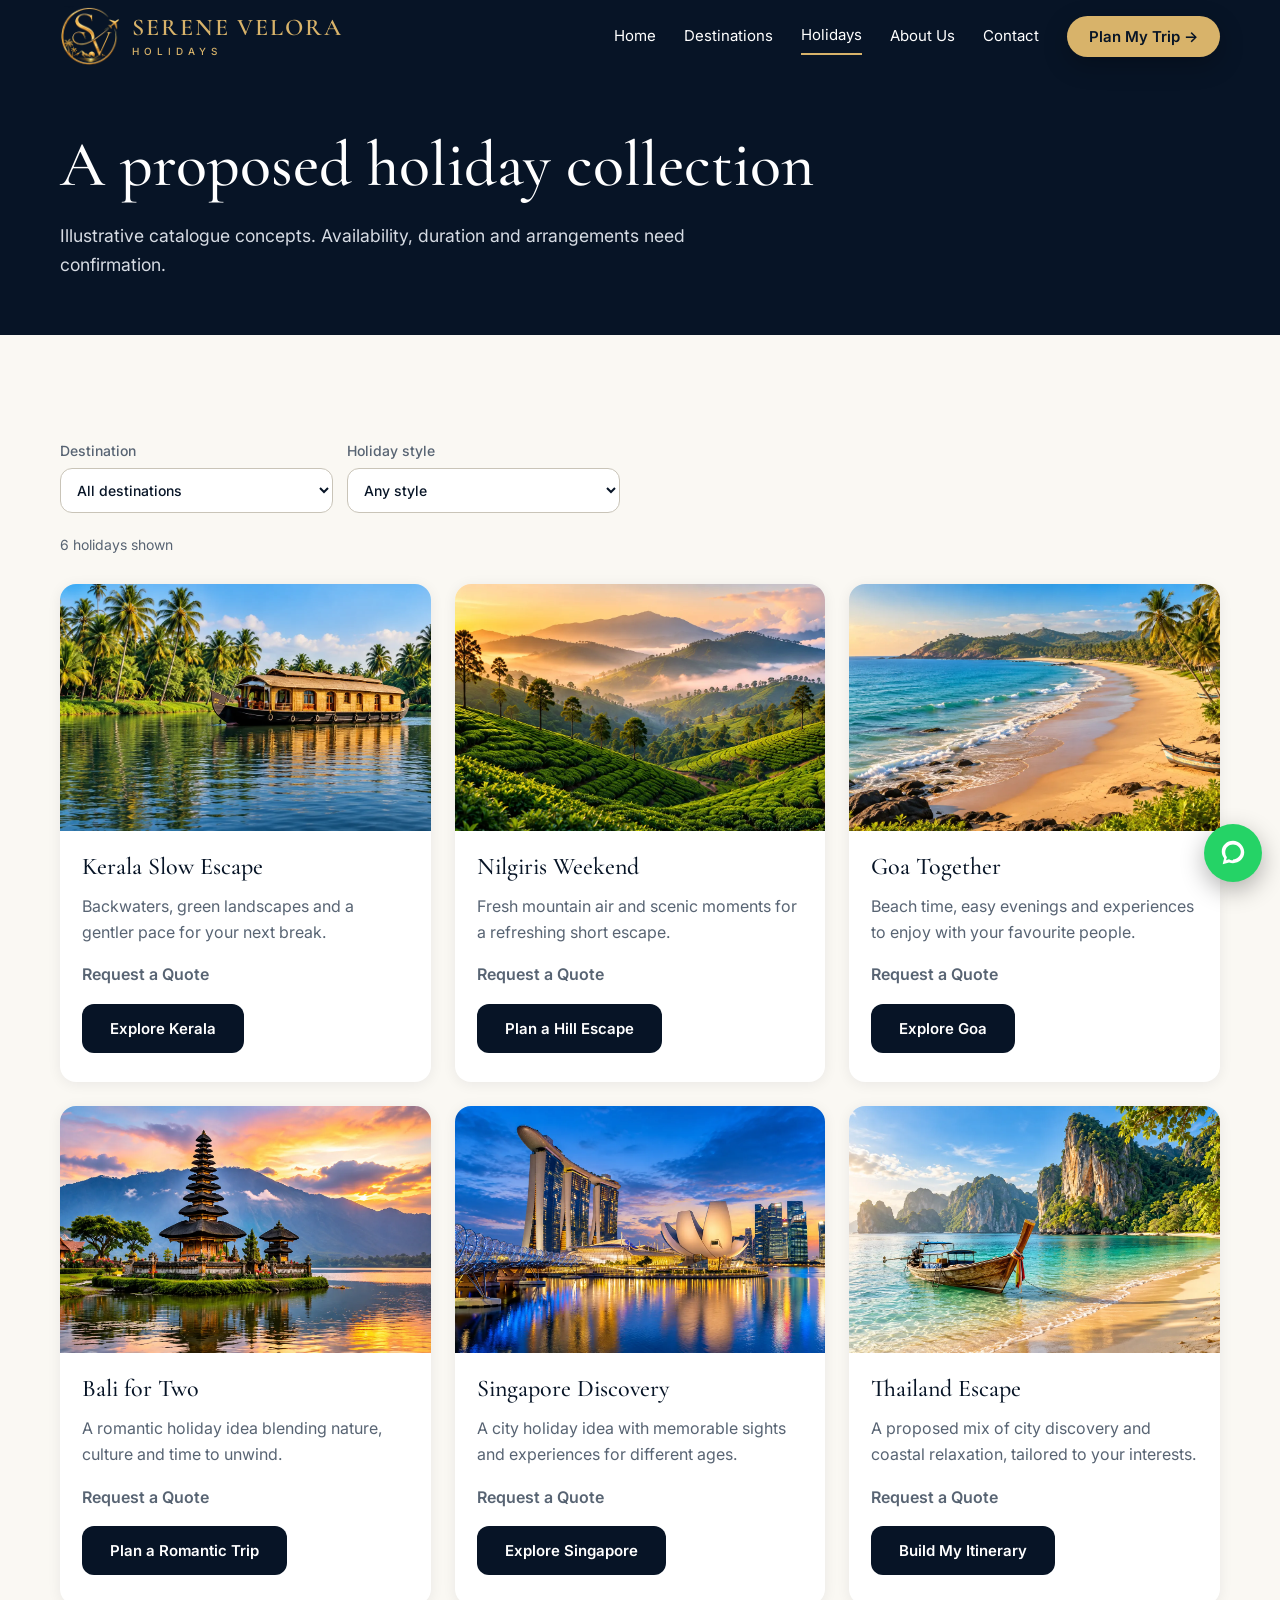
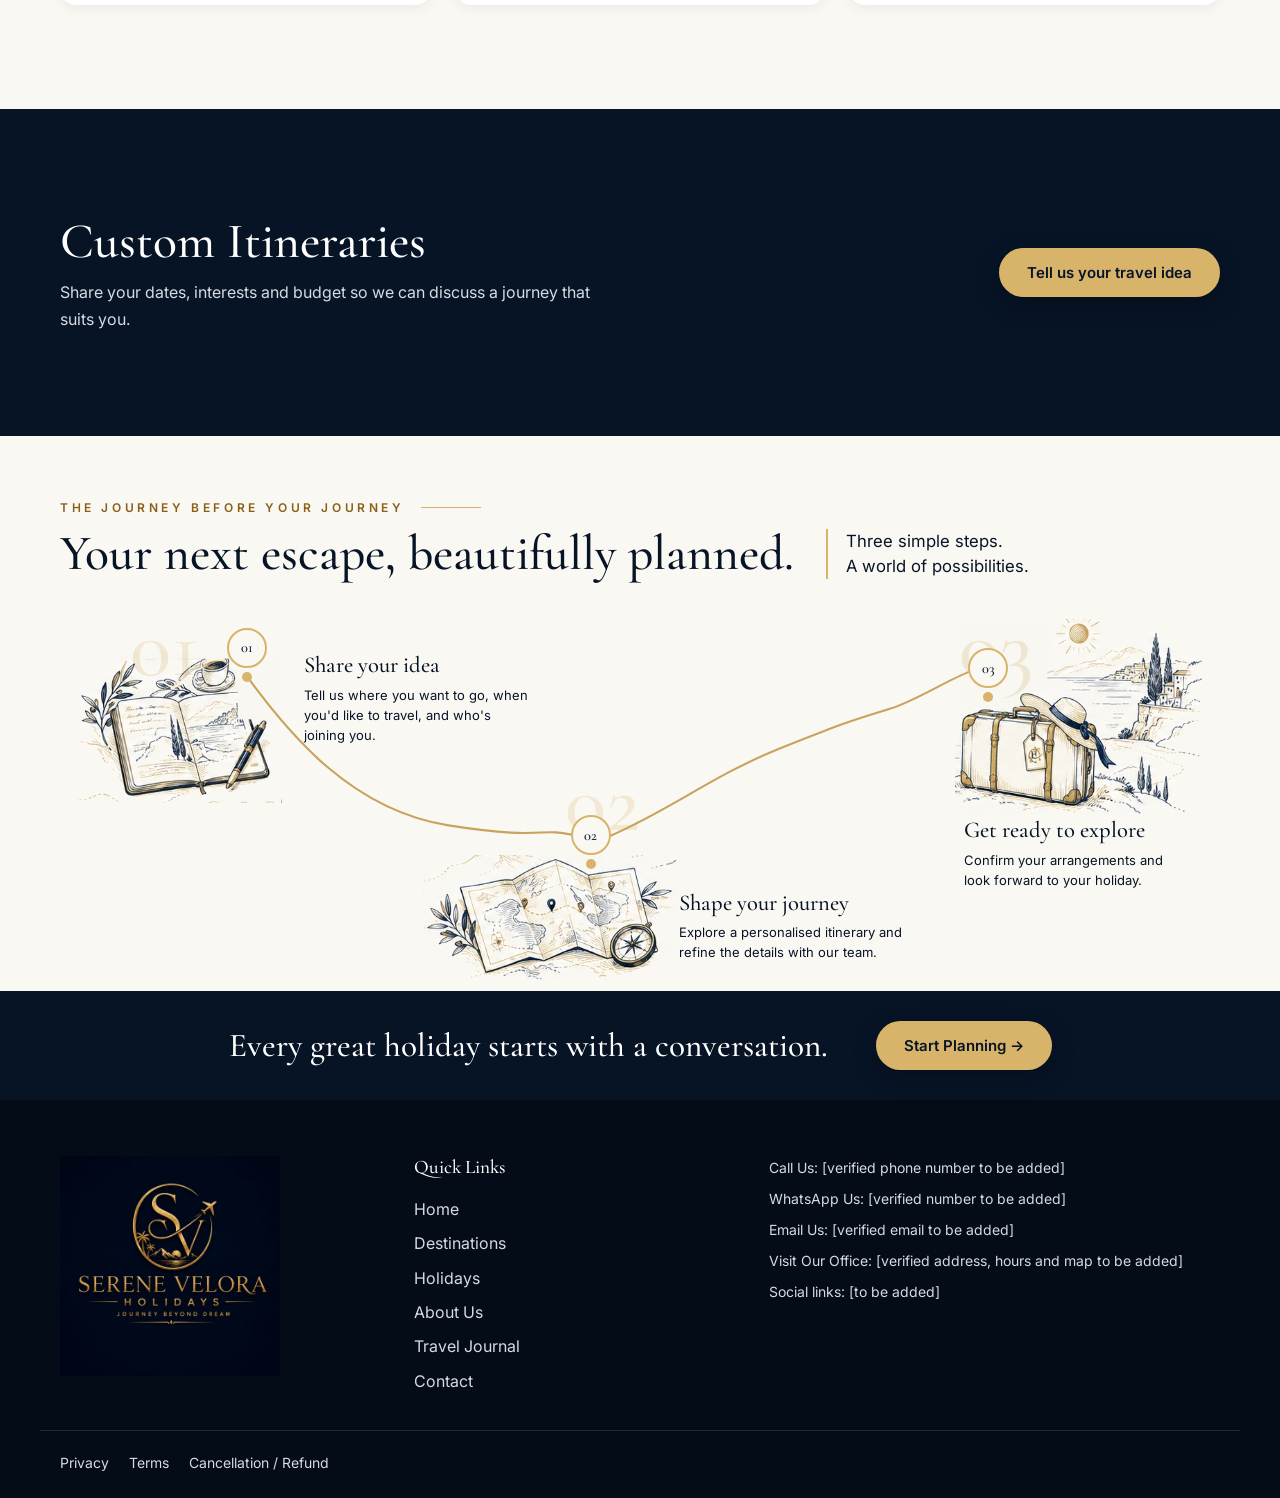
<file: holidays.html>
<!DOCTYPE html>
<html lang="en">
<head>
<meta charset="utf-8">
<meta name="viewport" content="width=device-width, initial-scale=1">
<title>Holidays | Serene Velora Holidays</title>
<meta name="description" content="Browse proposed holiday ideas from Serene Velora Holidays, Coimbatore, and request a personalised itinerary.">
<link rel="preconnect" href="https://fonts.googleapis.com">
<link rel="preconnect" href="https://fonts.gstatic.com" crossorigin>
<link href="https://fonts.googleapis.com/css2?family=Cormorant+Garamond:wght@500;600&family=Playfair+Display:ital,wght@0,600;1,600&family=Inter:wght@400;500;600&display=swap" rel="stylesheet">
<link rel="stylesheet" href="css/styles.css">
</head>
<body class="sub">
<a class="skip" href="#main">Skip to content</a>
<div class="progress" id="progress" aria-hidden="true"></div>

<header class="site-header" id="header">
  <div class="wrap bar">
    <a class="brand" href="index.html"><img src="assets/emblem.png" width="60" height="60" alt=""><span class="bn">Serene Velora<small>Holidays</small></span></a>
    <button class="menu-btn" id="menuBtn" aria-expanded="false" aria-controls="nav">Menu</button>
    <nav id="nav" class="nav" aria-label="Main">
      <a href="index.html">Home</a>
      <a href="destinations.html">Destinations</a>
      <a href="holidays.html" aria-current="page">Holidays</a>
      <a href="about.html">About Us</a>
      <a href="contact.html">Contact</a>
      <a class="btn btn-gold nav-cta" href="contact.html#enquire">Plan My Trip <span aria-hidden="true">&rarr;</span></a>
    </nav>
  </div>
</header>

<main id="main">
<section class="page-hero"><div class="wrap"><h1>A proposed holiday collection</h1><p class="lead2">Illustrative catalogue concepts. Availability, duration and arrangements need confirmation.</p></div></section><section class="section wrap"><div class="filters"><label>Destination<select id="fDest"><option value="">All destinations</option><option>Kerala</option><option>Nilgiris</option><option>Goa</option><option>Bali</option><option>Singapore</option><option>Thailand</option></select></label><label>Holiday style<select id="fStyle"><option value="">Any style</option><option>Romantic Escapes</option><option>Family Holidays</option><option>Friends & Group Trips</option><option>Short Getaways</option></select></label></div><p id="count" role="status" aria-live="polite" class="note"></p><div class="cards" id="cat"><article class="card pk" data-dest="Kerala" data-style=""><div class="ph has-img" role="img" aria-label="Traditional thatched houseboat on calm backwaters lined with coconut palms" style="background-image:url(assets/img-kerala.webp)"></div><div class="card-b"><h3>Kerala Slow Escape</h3><p>Backwaters, green landscapes and a gentler pace for your next break.</p><p class="price">Request a Quote</p><a class="btn btn-navy" href="holiday-detail.html">Explore Kerala</a></div></article><article class="card pk" data-dest="Nilgiris" data-style="Short Getaways"><div class="ph has-img" role="img" aria-label="Tea-covered hills with morning mist at golden sunrise" style="background-image:url(assets/img-nilgiris.webp)"></div><div class="card-b"><h3>Nilgiris Weekend</h3><p>Fresh mountain air and scenic moments for a refreshing short escape.</p><p class="price">Request a Quote</p><a class="btn btn-navy" href="contact.html?destination=Nilgiris">Plan a Hill Escape</a></div></article><article class="card pk" data-dest="Goa" data-style=""><div class="ph has-img" role="img" aria-label="Golden sand beach with rolling waves, palm trees and a wooden boat" style="background-image:url(assets/img-goa.webp)"></div><div class="card-b"><h3>Goa Together</h3><p>Beach time, easy evenings and experiences to enjoy with your favourite people.</p><p class="price">Request a Quote</p><a class="btn btn-navy" href="contact.html?destination=Goa">Explore Goa</a></div></article><article class="card pk" data-dest="Bali" data-style="Romantic Escapes"><div class="ph has-img" role="img" aria-label="Pagoda-style temple on a lake with mountains behind at sunset" style="background-image:url(assets/img-bali.webp)"></div><div class="card-b"><h3>Bali for Two</h3><p>A romantic holiday idea blending nature, culture and time to unwind.</p><p class="price">Request a Quote</p><a class="btn btn-navy" href="contact.html?destination=Bali">Plan a Romantic Trip</a></div></article><article class="card pk" data-dest="Singapore" data-style="Family Holidays"><div class="ph has-img" role="img" aria-label="Marina Bay skyline at blue hour with a lit bridge and glowing reflections on the water" style="background-image:url(assets/img-singapore.webp)"></div><div class="card-b"><h3>Singapore Discovery</h3><p>A city holiday idea with memorable sights and experiences for different ages.</p><p class="price">Request a Quote</p><a class="btn btn-navy" href="contact.html?destination=Singapore">Explore Singapore</a></div></article><article class="card pk" data-dest="Thailand" data-style=""><div class="ph has-img" role="img" aria-label="Wooden longtail boat on turquoise water below limestone cliffs" style="background-image:url(assets/img-thailand.webp)"></div><div class="card-b"><h3>Thailand Escape</h3><p>A proposed mix of city discovery and coastal relaxation, tailored to your interests.</p><p class="price">Request a Quote</p><a class="btn btn-navy" href="contact.html?destination=Thailand">Build My Itinerary</a></div></article></div></section><section class="section navy"><div class="wrap band"><div><h2>Custom Itineraries</h2><p>Share your dates, interests and budget so we can discuss a journey that suits you.</p></div><a class="btn btn-gold" href="contact.html">Tell us your travel idea</a></div></section><section class="section wrap jsec" aria-labelledby="stepsH">
  <div class="jhead reveal"><p class="eyebrow-j">The journey before your journey</p>
    <div class="jhead-row"><h2 id="stepsH">Your next escape, beautifully planned.</h2><p class="jtag">Three simple steps.<br>A world of possibilities.</p></div></div>
  <div class="jstage reveal">
    <span class="ghost g1" aria-hidden="true">01</span><span class="ghost g2" aria-hidden="true">02</span><span class="ghost g3" aria-hidden="true">03</span>
    <svg class="route jroute" viewBox="0 0 1672 560" preserveAspectRatio="none" aria-hidden="true" focusable="false">
      <path id="routePath" pathLength="1" d="M270 108 C 330 190, 420 300, 560 322 S 690 324, 740 336"/><path pathLength="1" style="transition-delay:1.2s" d="M791 338 C 880 300, 940 250, 1040 210 S 1160 165, 1196 154 S 1280 112, 1312 100"/>
      <g class="rplane"><path transform="scale(2)" d="M18 0L4-3-2-16-6-16-3-3-14-2-16-7-19-7-17 0-19 7-16 7-14 2-3 3-6 16-2 16 4 3z" fill="#C9A25E"/><animateMotion dur="7s" begin="1.5s" repeatCount="indefinite" rotate="auto" path="M791 338 C 880 300, 940 250, 1040 210 S 1160 165, 1196 154 S 1280 112, 1312 100"/></g>
    </svg>
    <div class="jstep s1"><img class="jill" src="assets/step-1.webp" alt="" width="300" height="220" loading="lazy"><span class="pin" aria-hidden="true">01</span><div class="jtext"><h3>Share your idea</h3><p>Tell us where you want to go, when you'd like to travel, and who's joining you.</p></div></div>
    <div class="jstep s2"><img class="jill" src="assets/step-2.webp" alt="" width="300" height="220" loading="lazy"><span class="pin" aria-hidden="true">02</span><div class="jtext"><h3>Shape your journey</h3><p>Explore a personalised itinerary and refine the details with our team.</p></div></div>
    <div class="jstep s3"><img class="jill" src="assets/step-3.webp" alt="" width="300" height="220" loading="lazy"><span class="pin" aria-hidden="true">03</span><div class="jtext"><h3>Get ready to explore</h3><p>Confirm your arrangements and look forward to your holiday.</p></div></div>
  </div>
</section>
<div class="jband"><div class="wrap jband-in"><p>Every great holiday starts with a conversation.</p><a class="btn btn-gold" href="contact.html#enquire">Start Planning <span aria-hidden="true">&rarr;</span></a></div></div></main>

<footer class="footer">
  <div class="wrap foot">
    <div><img src="assets/logo.jpg" width="220" height="220" alt="Serene Velora Holidays logo: gold SV emblem with aircraft, palms and mountains" loading="lazy"></div>
    <nav aria-label="Footer">
      <h3 class="foot-title">Quick Links</h3>
      <a href="index.html">Home</a><a href="destinations.html">Destinations</a><a href="holidays.html">Holidays</a><a href="about.html">About Us</a><a href="journal.html">Travel Journal</a><a href="contact.html">Contact</a>
    </nav>
    <div class="contact">
      <p>Call Us: [verified phone number to be added]</p>
      <p>WhatsApp Us: [verified number to be added]</p>
      <p>Email Us: [verified email to be added]</p>
      <p>Visit Our Office: [verified address, hours and map to be added]</p>
      <p>Social links: [to be added]</p>
    </div>
  </div>
  <div class="wrap legal"><a href="privacy.html">Privacy</a><a href="terms.html">Terms</a><a href="cancellation.html">Cancellation / Refund</a></div>
</footer>
<script src="js/reviews.js"></script>
<script src="js/main.js"></script>
<script src="js/chat.js"></script>
</body>
</html>
</file>
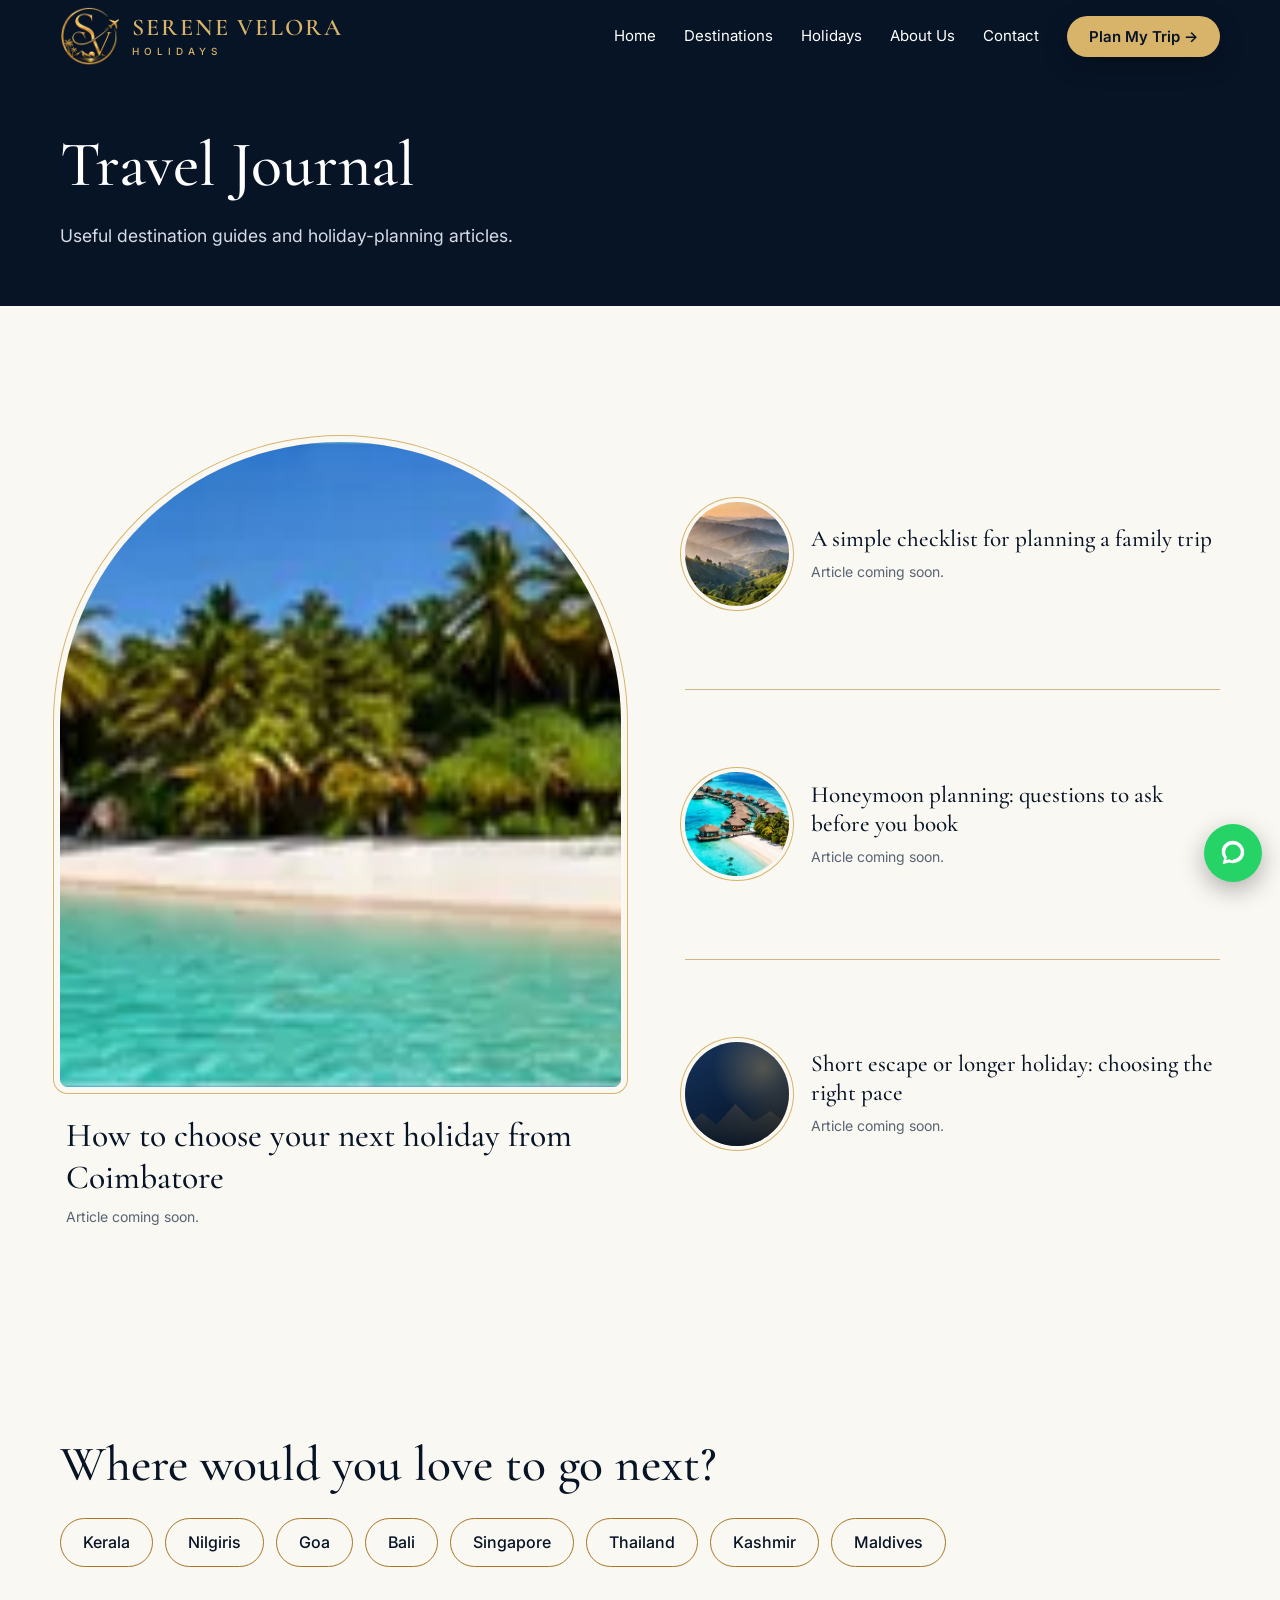
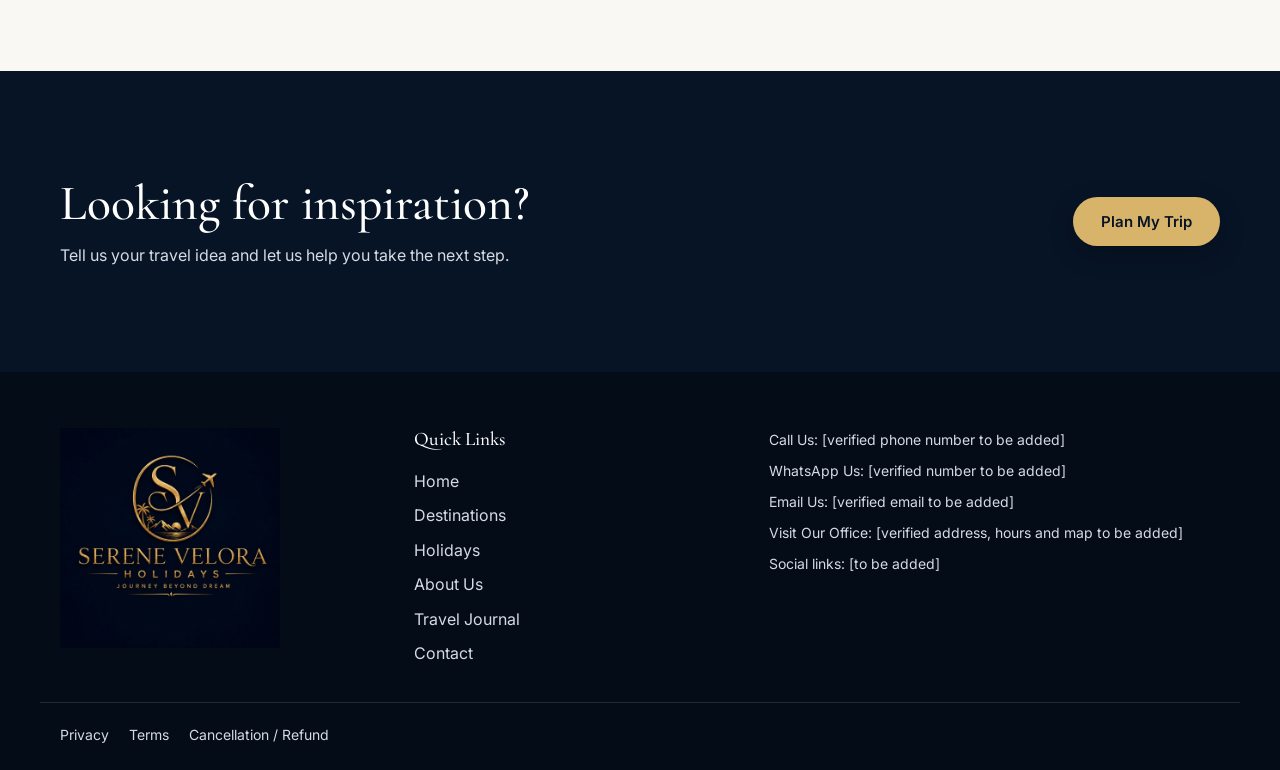
<file: journal.html>
<!DOCTYPE html>
<html lang="en">
<head>
<meta charset="utf-8">
<meta name="viewport" content="width=device-width, initial-scale=1">
<title>Travel Journal | Serene Velora Holidays</title>
<meta name="description" content="Destination guides and holiday-planning ideas from Serene Velora Holidays, Coimbatore.">
<link rel="preconnect" href="https://fonts.googleapis.com">
<link rel="preconnect" href="https://fonts.gstatic.com" crossorigin>
<link href="https://fonts.googleapis.com/css2?family=Cormorant+Garamond:wght@500;600&family=Playfair+Display:ital,wght@0,600;1,600&family=Inter:wght@400;500;600&display=swap" rel="stylesheet">
<link rel="stylesheet" href="css/styles.css">
</head>
<body class="sub">
<a class="skip" href="#main">Skip to content</a>
<div class="progress" id="progress" aria-hidden="true"></div>

<header class="site-header" id="header">
  <div class="wrap bar">
    <a class="brand" href="index.html"><img src="assets/emblem.png" width="60" height="60" alt=""><span class="bn">Serene Velora<small>Holidays</small></span></a>
    <button class="menu-btn" id="menuBtn" aria-expanded="false" aria-controls="nav">Menu</button>
    <nav id="nav" class="nav" aria-label="Main">
      <a href="index.html">Home</a>
      <a href="destinations.html">Destinations</a>
      <a href="holidays.html">Holidays</a>
      <a href="about.html">About Us</a>
      <a href="contact.html">Contact</a>
      <a class="btn btn-gold nav-cta" href="contact.html#enquire">Plan My Trip <span aria-hidden="true">&rarr;</span></a>
    </nav>
  </div>
</header>

<main id="main">
<section class="page-hero"><div class="wrap"><h1>Travel Journal</h1><p class="lead2">Useful destination guides and holiday-planning articles.</p></div></section><section class="section wrap"><div class="cards journal" style="--n:3"><article class="card"><div class="ph has-img" role="img" aria-label="Palm-covered island with a white sand beach and clear turquoise water" style="background-image:url(assets/img-island.webp)"></div><div class="card-b"><h3>How to choose your next holiday from Coimbatore</h3><p class="note">Article coming soon.</p></div></article><article class="card"><div class="ph has-img" role="img" aria-label="Layered green hills in warm morning light" style="background-image:url(assets/img-hills.webp)"></div><div class="card-b"><h3>A simple checklist for planning a family trip</h3><p class="note">Article coming soon.</p></div></article><article class="card"><div class="ph has-img" role="img" aria-label="Aerial view of overwater villas along a curved jetty above turquoise water" style="background-image:url(assets/img-maldives.webp)"></div><div class="card-b"><h3>Honeymoon planning: questions to ask before you book</h3><p class="note">Article coming soon.</p></div></article><article class="card"><div class="ph" role="img" aria-label="Placeholder for article image"></div><div class="card-b"><h3>Short escape or longer holiday: choosing the right pace</h3><p class="note">Article coming soon.</p></div></article></div></section>
<section class="section wrap"><h2>Where would you love to go next?</h2><ul class="chips-row"><li><a href="holidays.html?destination=Kerala">Kerala</a></li><li><a href="holidays.html?destination=Nilgiris">Nilgiris</a></li><li><a href="holidays.html?destination=Goa">Goa</a></li><li><a href="holidays.html?destination=Bali">Bali</a></li><li><a href="holidays.html?destination=Singapore">Singapore</a></li><li><a href="holidays.html?destination=Thailand">Thailand</a></li><li><a href="contact.html?destination=Kashmir">Kashmir</a></li><li><a href="contact.html?destination=Maldives">Maldives</a></li></ul></section>
<section class="section navy"><div class="wrap band"><div><h2>Looking for inspiration?</h2><p>Tell us your travel idea and let us help you take the next step.</p></div><a class="btn btn-gold" href="contact.html#enquire">Plan My Trip</a></div></section>
</main>

<footer class="footer">
  <div class="wrap foot">
    <div><img src="assets/logo.jpg" width="220" height="220" alt="Serene Velora Holidays logo: gold SV emblem with aircraft, palms and mountains" loading="lazy"></div>
    <nav aria-label="Footer">
      <h3 class="foot-title">Quick Links</h3>
      <a href="index.html">Home</a><a href="destinations.html">Destinations</a><a href="holidays.html">Holidays</a><a href="about.html">About Us</a><a href="journal.html">Travel Journal</a><a href="contact.html">Contact</a>
    </nav>
    <div class="contact">
      <p>Call Us: [verified phone number to be added]</p>
      <p>WhatsApp Us: [verified number to be added]</p>
      <p>Email Us: [verified email to be added]</p>
      <p>Visit Our Office: [verified address, hours and map to be added]</p>
      <p>Social links: [to be added]</p>
    </div>
  </div>
  <div class="wrap legal"><a href="privacy.html">Privacy</a><a href="terms.html">Terms</a><a href="cancellation.html">Cancellation / Refund</a></div>
</footer>
<script src="js/reviews.js"></script>
<script src="js/main.js"></script>
<script src="js/chat.js"></script>
</body>
</html>
</file>
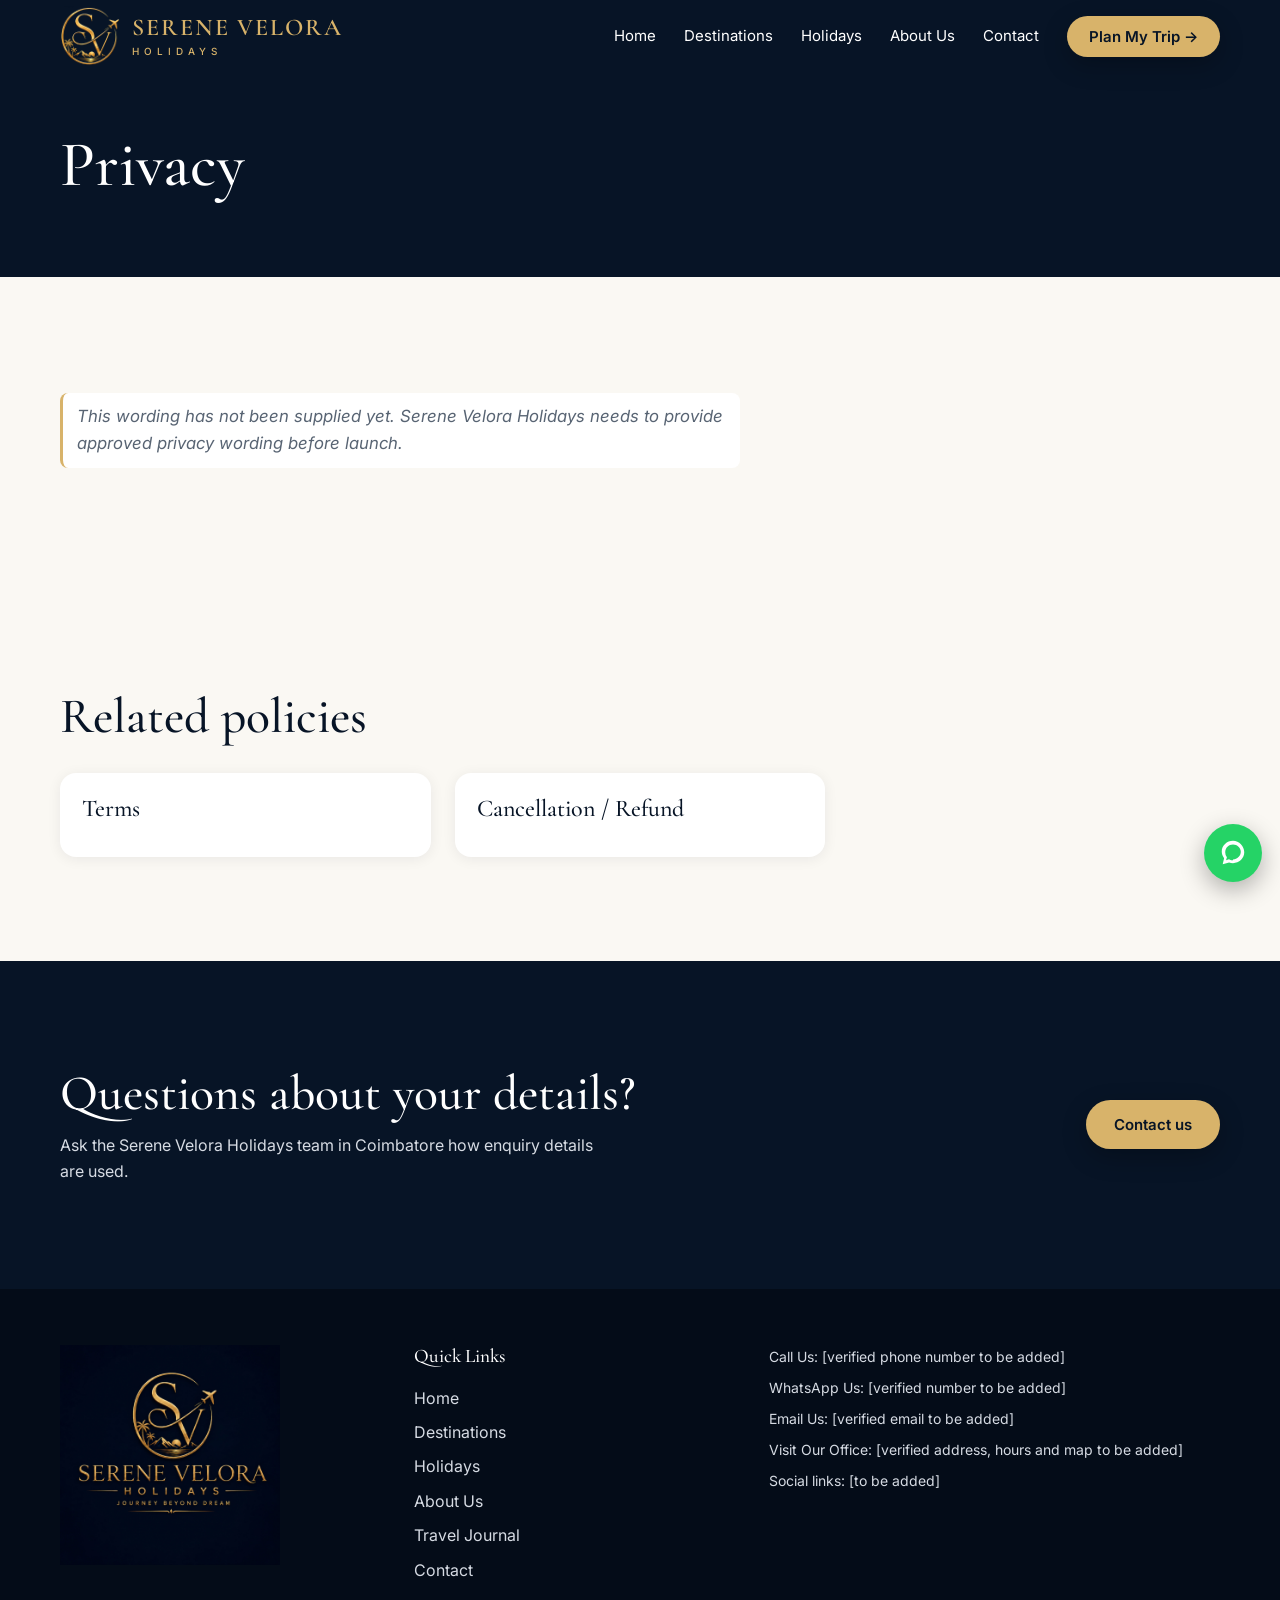
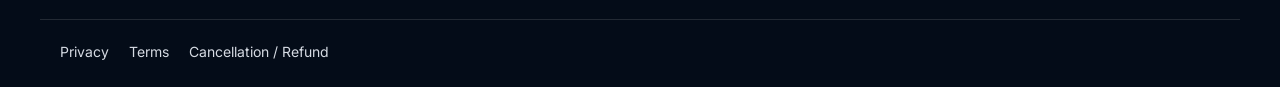
<file: privacy.html>
<!DOCTYPE html>
<html lang="en">
<head>
<meta charset="utf-8">
<meta name="viewport" content="width=device-width, initial-scale=1">
<title>Privacy | Serene Velora Holidays</title>
<meta name="description" content="Privacy information for Serene Velora Holidays.">
<link rel="preconnect" href="https://fonts.googleapis.com">
<link rel="preconnect" href="https://fonts.gstatic.com" crossorigin>
<link href="https://fonts.googleapis.com/css2?family=Cormorant+Garamond:wght@500;600&family=Playfair+Display:ital,wght@0,600;1,600&family=Inter:wght@400;500;600&display=swap" rel="stylesheet">
<link rel="stylesheet" href="css/styles.css">
</head>
<body class="sub">
<a class="skip" href="#main">Skip to content</a>
<div class="progress" id="progress" aria-hidden="true"></div>

<header class="site-header" id="header">
  <div class="wrap bar">
    <a class="brand" href="index.html"><img src="assets/emblem.png" width="60" height="60" alt=""><span class="bn">Serene Velora<small>Holidays</small></span></a>
    <button class="menu-btn" id="menuBtn" aria-expanded="false" aria-controls="nav">Menu</button>
    <nav id="nav" class="nav" aria-label="Main">
      <a href="index.html">Home</a>
      <a href="destinations.html">Destinations</a>
      <a href="holidays.html">Holidays</a>
      <a href="about.html">About Us</a>
      <a href="contact.html">Contact</a>
      <a class="btn btn-gold nav-cta" href="contact.html#enquire">Plan My Trip <span aria-hidden="true">&rarr;</span></a>
    </nav>
  </div>
</header>

<main id="main">
<section class="page-hero"><div class="wrap"><h1>Privacy</h1></div></section><section class="section wrap"><div class="prose"><p class="todo">This wording has not been supplied yet. Serene Velora Holidays needs to provide approved privacy wording before launch.</p></div></section>
<section class="section wrap"><h2>Related policies</h2><div class="cards"><a class="card" href="terms.html"><div class="card-b"><h3>Terms</h3></div></a><a class="card" href="cancellation.html"><div class="card-b"><h3>Cancellation / Refund</h3></div></a></div></section><section class="section navy"><div class="wrap band"><div><h2>Questions about your details?</h2><p>Ask the Serene Velora Holidays team in Coimbatore how enquiry details are used.</p></div><a class="btn btn-gold" href="contact.html">Contact us</a></div></section>
</main>

<footer class="footer">
  <div class="wrap foot">
    <div><img src="assets/logo.jpg" width="220" height="220" alt="Serene Velora Holidays logo: gold SV emblem with aircraft, palms and mountains" loading="lazy"></div>
    <nav aria-label="Footer">
      <h3 class="foot-title">Quick Links</h3>
      <a href="index.html">Home</a><a href="destinations.html">Destinations</a><a href="holidays.html">Holidays</a><a href="about.html">About Us</a><a href="journal.html">Travel Journal</a><a href="contact.html">Contact</a>
    </nav>
    <div class="contact">
      <p>Call Us: [verified phone number to be added]</p>
      <p>WhatsApp Us: [verified number to be added]</p>
      <p>Email Us: [verified email to be added]</p>
      <p>Visit Our Office: [verified address, hours and map to be added]</p>
      <p>Social links: [to be added]</p>
    </div>
  </div>
  <div class="wrap legal"><a href="privacy.html">Privacy</a><a href="terms.html">Terms</a><a href="cancellation.html">Cancellation / Refund</a></div>
</footer>
<script src="js/reviews.js"></script>
<script src="js/main.js"></script>
<script src="js/chat.js"></script>
</body>
</html>
</file>
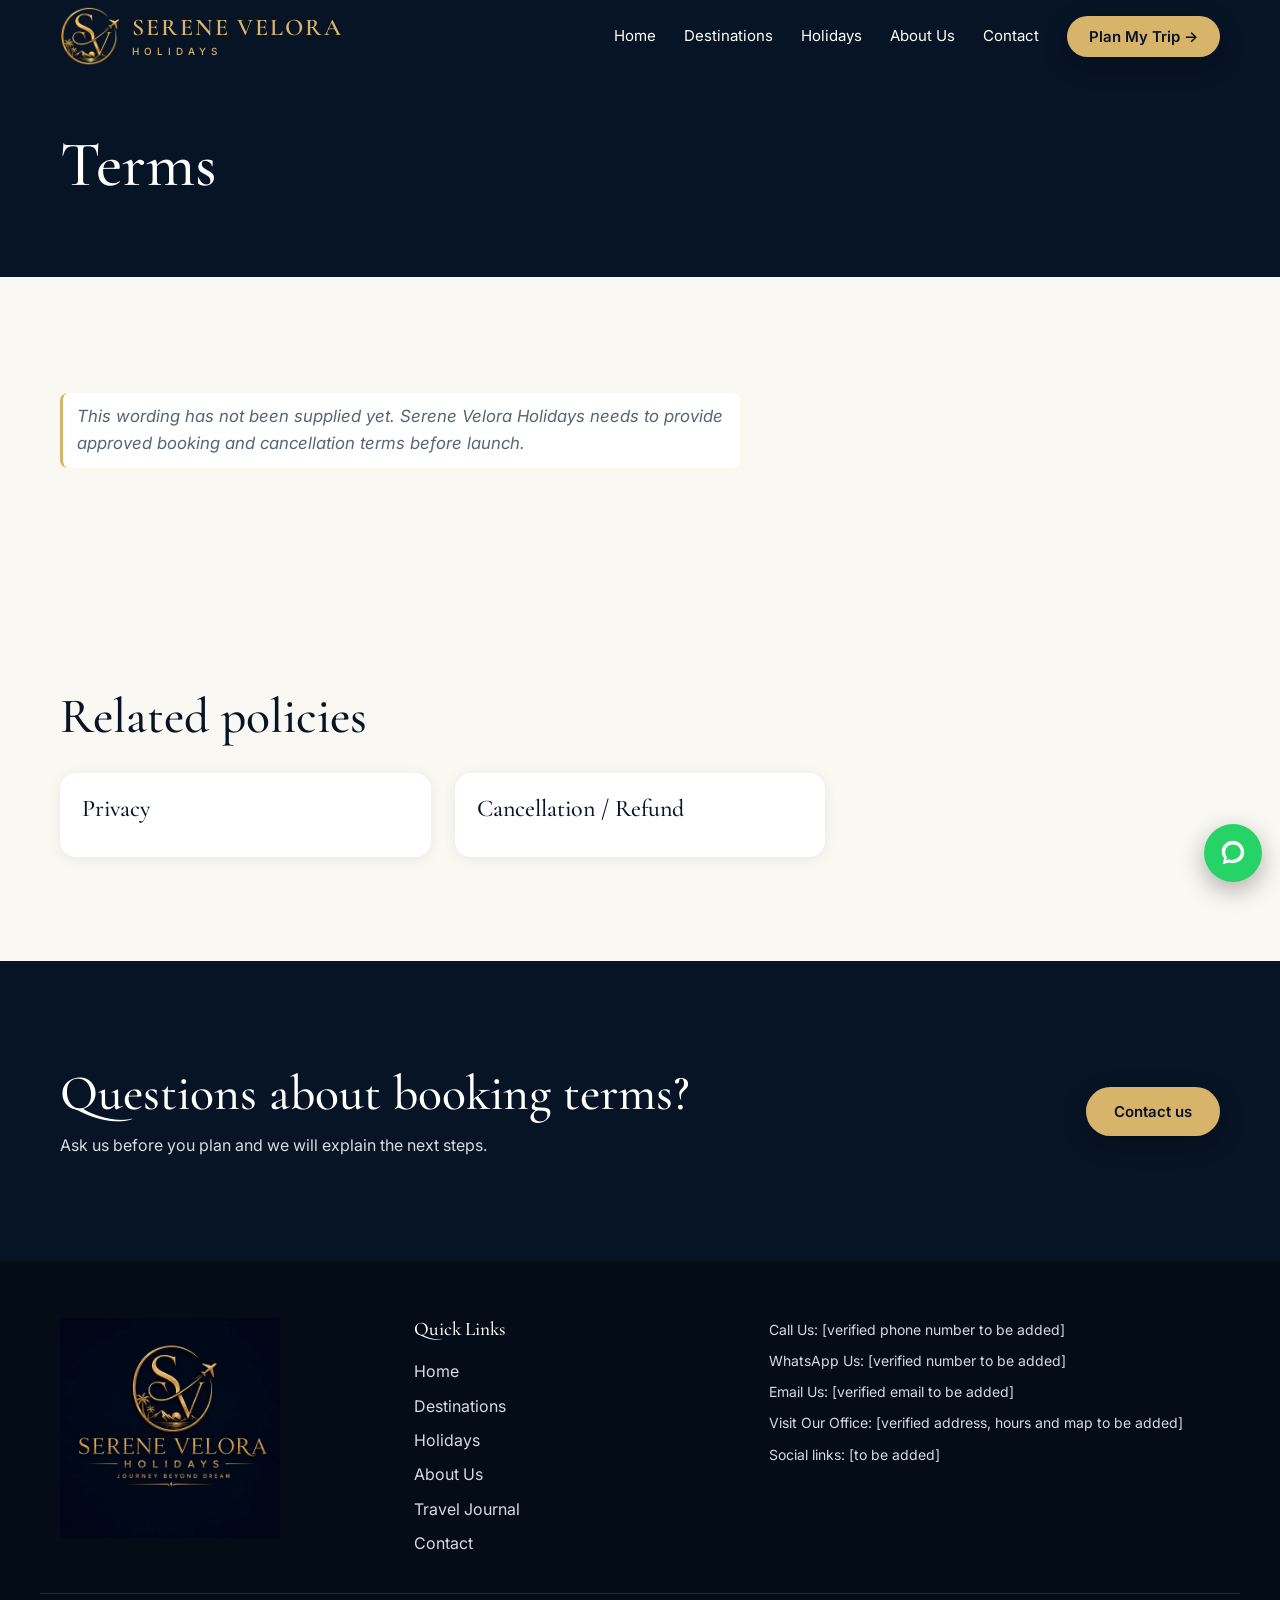
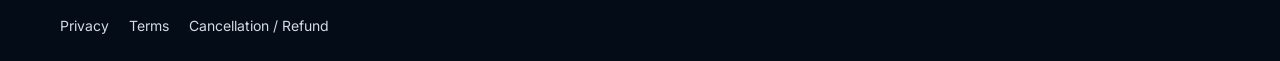
<file: terms.html>
<!DOCTYPE html>
<html lang="en">
<head>
<meta charset="utf-8">
<meta name="viewport" content="width=device-width, initial-scale=1">
<title>Terms | Serene Velora Holidays</title>
<meta name="description" content="Terms information for Serene Velora Holidays.">
<link rel="preconnect" href="https://fonts.googleapis.com">
<link rel="preconnect" href="https://fonts.gstatic.com" crossorigin>
<link href="https://fonts.googleapis.com/css2?family=Cormorant+Garamond:wght@500;600&family=Playfair+Display:ital,wght@0,600;1,600&family=Inter:wght@400;500;600&display=swap" rel="stylesheet">
<link rel="stylesheet" href="css/styles.css">
</head>
<body class="sub">
<a class="skip" href="#main">Skip to content</a>
<div class="progress" id="progress" aria-hidden="true"></div>

<header class="site-header" id="header">
  <div class="wrap bar">
    <a class="brand" href="index.html"><img src="assets/emblem.png" width="60" height="60" alt=""><span class="bn">Serene Velora<small>Holidays</small></span></a>
    <button class="menu-btn" id="menuBtn" aria-expanded="false" aria-controls="nav">Menu</button>
    <nav id="nav" class="nav" aria-label="Main">
      <a href="index.html">Home</a>
      <a href="destinations.html">Destinations</a>
      <a href="holidays.html">Holidays</a>
      <a href="about.html">About Us</a>
      <a href="contact.html">Contact</a>
      <a class="btn btn-gold nav-cta" href="contact.html#enquire">Plan My Trip <span aria-hidden="true">&rarr;</span></a>
    </nav>
  </div>
</header>

<main id="main">
<section class="page-hero"><div class="wrap"><h1>Terms</h1></div></section><section class="section wrap"><div class="prose"><p class="todo">This wording has not been supplied yet. Serene Velora Holidays needs to provide approved booking and cancellation terms before launch.</p></div></section>
<section class="section wrap"><h2>Related policies</h2><div class="cards"><a class="card" href="privacy.html"><div class="card-b"><h3>Privacy</h3></div></a><a class="card" href="cancellation.html"><div class="card-b"><h3>Cancellation / Refund</h3></div></a></div></section><section class="section navy"><div class="wrap band"><div><h2>Questions about booking terms?</h2><p>Ask us before you plan and we will explain the next steps.</p></div><a class="btn btn-gold" href="contact.html">Contact us</a></div></section>
</main>

<footer class="footer">
  <div class="wrap foot">
    <div><img src="assets/logo.jpg" width="220" height="220" alt="Serene Velora Holidays logo: gold SV emblem with aircraft, palms and mountains" loading="lazy"></div>
    <nav aria-label="Footer">
      <h3 class="foot-title">Quick Links</h3>
      <a href="index.html">Home</a><a href="destinations.html">Destinations</a><a href="holidays.html">Holidays</a><a href="about.html">About Us</a><a href="journal.html">Travel Journal</a><a href="contact.html">Contact</a>
    </nav>
    <div class="contact">
      <p>Call Us: [verified phone number to be added]</p>
      <p>WhatsApp Us: [verified number to be added]</p>
      <p>Email Us: [verified email to be added]</p>
      <p>Visit Our Office: [verified address, hours and map to be added]</p>
      <p>Social links: [to be added]</p>
    </div>
  </div>
  <div class="wrap legal"><a href="privacy.html">Privacy</a><a href="terms.html">Terms</a><a href="cancellation.html">Cancellation / Refund</a></div>
</footer>
<script src="js/reviews.js"></script>
<script src="js/main.js"></script>
<script src="js/chat.js"></script>
</body>
</html>
</file>
<file: css/styles.css>
:root{--navy:#071426;--ivory:#FAF8F3;--ivory2:#F2EEE4;--gold:#D8B36A;--gold-d:#A77525;--slate:#586473;--r:16px;--max:1200px;
--serif:"Cormorant Garamond",Georgia,serif;--sans:Inter,system-ui,-apple-system,"Segoe UI",sans-serif}
*{box-sizing:border-box}
html{scroll-behavior:smooth}
body{margin:0;font:400 16px/1.65 var(--sans);color:var(--navy);background:var(--ivory)}
img{max-width:100%;height:auto}
a{color:inherit}
:focus-visible{outline:3px solid var(--gold-d);outline-offset:3px}
.navy :focus-visible,.hero :focus-visible,.footer :focus-visible,.site-header:not(.solid) :focus-visible{outline-color:var(--gold)}
.wrap{max-width:var(--max);margin:0 auto;padding:0 20px}
.sr{position:absolute;width:1px;height:1px;overflow:hidden;clip:rect(0 0 0 0)}
.skip{position:absolute;left:-999px;top:8px;background:var(--gold);color:var(--navy);padding:8px 14px;z-index:100}
.skip:focus{left:8px}
h1,h2,h3{font-family:var(--serif);font-weight:500;line-height:1.15;margin:0 0 .5em}
h1{font-size:clamp(2.4rem,7vw,5rem)}
h2{font-size:clamp(1.9rem,4.5vw,3.1rem)}
h3{font-size:1.5rem}
p{margin:0 0 1em}
.btn{display:inline-block;padding:13px 26px;border-radius:12px;font:600 15px var(--sans);text-decoration:none;border:2px solid transparent;cursor:pointer;transition:transform .2s,background .2s}
.btn:hover{transform:translateY(-2px)}
.btn-gold{background:var(--gold);color:var(--navy)}
.btn-gold:hover{background:#e3c283}
.btn-navy{background:var(--navy);color:#fff}
.btn-navy:hover{background:#12294a}
.btn-ghost{border-color:#fff;color:#fff}
.btn-ghost:hover{background:rgba(255,255,255,.12)}

.site-header{position:fixed;inset:0 0 auto;z-index:50;color:#fff;transition:background .3s}
.site-header.solid{background:var(--navy);box-shadow:0 1px 0 rgba(216,179,106,.4)}
.bar{display:flex;align-items:center;justify-content:space-between;height:72px}
.brand{font:600 1.45rem var(--serif);text-decoration:none;letter-spacing:.02em}
.brand span{color:var(--gold)}
.menu-btn{background:none;border:1px solid var(--gold);color:#fff;padding:8px 16px;border-radius:10px;font:500 15px var(--sans);cursor:pointer}
.nav{display:none;position:absolute;top:72px;left:0;right:0;background:var(--navy);padding:16px 20px 24px;flex-direction:column;gap:4px}
.nav.open{display:flex}
.nav a{text-decoration:none;padding:12px 0;border-bottom:1px solid rgba(255,255,255,.12)}
.nav a:hover{color:var(--gold)}
.nav .nav-cta{border:0;margin-top:12px;text-align:center}
.nav .nav-cta:hover{color:var(--navy)}
@media(min-width:960px){
 .menu-btn{display:none}
 .nav{display:flex;position:static;flex-direction:row;align-items:center;gap:28px;background:none;padding:0}
 .nav a{border:0;padding:6px 0;font-size:15px}
 .nav .nav-cta{margin:0;padding:11px 22px}
}

.ph{background:linear-gradient(145deg,#16345c,#0a1d38 55%,#3a3322);position:relative;overflow:hidden;min-height:180px}
.ph::after{content:"";position:absolute;inset:0;background:radial-gradient(circle at 75% 25%,rgba(216,179,106,.35),transparent 45%)}

.hero{position:relative;min-height:92vh;display:flex;align-items:center;color:#fff;background:var(--navy)}
.ph-hero{position:absolute;inset:0;min-height:0}
.hero::before{content:"";position:absolute;inset:0;background:linear-gradient(90deg,rgba(7,20,38,.85),rgba(7,20,38,.25));z-index:1}
.hero-inner{position:relative;z-index:2;padding-top:110px;padding-bottom:80px;animation:rise .7s ease both}
.eyebrow{font-size:13px;letter-spacing:.18em;text-transform:uppercase;color:var(--gold)}
.lead{max-width:540px;font-size:1.1rem}
.actions{display:flex;flex-wrap:wrap;gap:14px;margin:28px 0}
.caption{color:var(--gold);font-family:var(--serif);font-size:1.2rem}
@keyframes rise{from{opacity:0;transform:translateY(18px)}to{opacity:1;transform:none}}

.starter{margin-top:-48px;position:relative;z-index:3}
.starter-form{background:#fff;border-radius:var(--r);padding:20px;display:grid;gap:14px;box-shadow:0 12px 40px rgba(7,20,38,.12)}
label{display:block;font-size:14px;font-weight:500;color:var(--slate)}
select,input:not([type=checkbox]),textarea{display:block;width:100%;margin-top:6px;padding:12px;border:1px solid #c9c4b8;border-radius:12px;font:inherit;color:var(--navy);background:#fff}
.starter-form .btn{align-self:end}
@media(min-width:800px){.starter-form{grid-template-columns:repeat(3,1fr) auto;align-items:end;padding:24px}}

.section{padding:56px 0}
.section.wrap{padding-left:20px;padding-right:20px}
.ivory-2{background:var(--ivory2)}
.navy{background:var(--navy);color:#fff}
.head{max-width:640px;margin-bottom:28px}
.head p,.note{color:var(--slate)}
.note{font-size:14px;margin-top:20px}
@media(min-width:960px){.section{padding:104px 0}}

.tabs{display:flex;gap:8px;margin-bottom:20px}
.tabs button{padding:10px 22px;border-radius:999px;border:1px solid var(--navy);background:none;font:500 15px var(--sans);color:var(--navy);cursor:pointer}
.tabs button[aria-selected=true]{background:var(--navy);color:#fff}
.mosaic{display:grid;gap:16px}
.mosaic[hidden]{display:none}
.tile{position:relative;display:block;border-radius:var(--r);overflow:hidden;min-height:220px;color:#fff;text-decoration:none}
.tile .ph{position:absolute;inset:0;transition:transform .5s}
.tile:hover .ph{transform:scale(1.03)}
.tile span{position:absolute;left:18px;bottom:14px;z-index:2;font:500 1.8rem var(--serif)}
.tile::after{content:"";position:absolute;inset:0;background:linear-gradient(transparent 50%,rgba(7,20,38,.7))}
@media(min-width:800px){.mosaic{grid-template-columns:2fr 1fr;grid-template-rows:1fr 1fr;height:520px}.tile.big{grid-row:span 2}}

.rows{display:grid;gap:36px;margin-top:32px}
.row{display:grid;gap:20px;align-items:center}
.row .ph{border-radius:var(--r);aspect-ratio:4/3}
@media(min-width:800px){.row{grid-template-columns:1fr 1fr;gap:56px}.row:nth-child(even) .ph{order:2}}

.cards{display:grid;gap:24px;margin-top:28px}
.card{background:#fff;border-radius:var(--r);overflow:hidden;text-decoration:none;display:block;box-shadow:0 2px 14px rgba(7,20,38,.07);transition:transform .25s}
.card:hover{transform:translateY(-4px)}
.card .ph{aspect-ratio:3/2}
.card-b{padding:22px}
.card-b p{color:var(--slate)}
@media(min-width:800px){.cards{grid-template-columns:repeat(3,1fr)}}

.story{display:grid;gap:32px;align-items:center}
.story-img{position:relative;height:340px}
.story-img .ph{position:absolute;border-radius:var(--r)}
.story-img .a{inset:0 22% 18% 0}
.story-img .b{inset:30% 0 0 38%;border:6px solid var(--ivory2)}
@media(min-width:800px){.story{grid-template-columns:1fr 1fr;gap:72px}.story-img{height:480px}}

.route{width:100%;height:70px;display:block;margin:12px 0 4px}
.route path{fill:none;stroke:var(--gold);stroke-width:2;vector-effect:non-scaling-stroke;stroke-dasharray:1;stroke-dashoffset:1}
.route.draw path{transition:stroke-dashoffset 1.6s ease;stroke-dashoffset:0}
.steps{list-style:none;margin:0;padding:0;display:grid;gap:24px;counter-reset:s}
.steps li{counter-increment:s;padding-top:16px;border-top:2px solid var(--gold)}
.steps h3::before{content:counter(s) ". ";color:var(--gold-d)}
@media(min-width:800px){.steps{grid-template-columns:repeat(3,1fr);gap:40px}}

.gallery{display:grid;grid-template-columns:1fr 1fr;gap:12px;margin-top:24px}
.gallery .ph{border-radius:var(--r);aspect-ratio:1}
@media(min-width:800px){.gallery{grid-template-columns:repeat(4,1fr)}}

.enq{display:grid;gap:36px}
.navy label{color:#d6dbe3}
.navy .check{display:flex;gap:10px;align-items:flex-start;margin:14px 0 20px;font-size:14px}
.check input{margin-top:4px;width:18px;height:18px}
form label{margin-bottom:14px}
.two{display:grid;grid-template-columns:1fr 1fr;gap:14px}
.invalid{border-color:#ff9b9b!important}
.err{color:#ffb4b4;font-size:13px;display:block;margin-top:4px}
#formMsg{margin-top:16px}
#formMsg:not(:empty){padding:18px;border-radius:12px;background:rgba(216,179,106,.15);border:1px solid var(--gold)}
@media(min-width:900px){.enq{grid-template-columns:1fr 1fr;gap:72px}}

.footer{background:#040c18;color:#d6dbe3;padding:56px 0 24px}
.foot{display:grid;gap:32px}
.footer h3{color:#fff;font-size:1.2rem;margin:0 0 10px;font-family:var(--serif);font-weight:500}
.footer nav{display:flex;flex-direction:column;gap:8px}
.footer a{text-decoration:none}.footer a:hover{color:var(--gold)}
.contact p{margin:0 0 8px;font-size:14px}
.legal{display:flex;flex-wrap:wrap;gap:20px;margin-top:36px;padding-top:20px;border-top:1px solid rgba(255,255,255,.12);font-size:14px}
@media(min-width:800px){.foot{grid-template-columns:1fr 1fr 1.4fr}}

.js .reveal{opacity:0;transform:translateY(16px);transition:opacity .6s,transform .6s}
.js .reveal.in{opacity:1;transform:none}
@media(prefers-reduced-motion:reduce){
 html{scroll-behavior:auto}
 *,*::before,*::after{animation:none!important;transition:none!important}
 .js .reveal{opacity:1;transform:none}
 .route path{stroke-dashoffset:0}
}

/* --- v2: motion & graphics --- */
.progress{position:fixed;top:0;left:0;height:3px;width:100%;background:linear-gradient(90deg,#D8B36A,#fff3cf);transform:scaleX(0);transform-origin:left;z-index:60}
.ph{background:linear-gradient(150deg,var(--c1,#16345c),#0a1d38 60%,var(--c2,#3a3322))}
.ph::before{content:"";position:absolute;left:0;right:0;bottom:0;height:48%;background:linear-gradient(rgba(216,179,106,.22),rgba(7,20,38,.85));clip-path:polygon(0 100%,0 62%,16% 34%,30% 58%,48% 16%,66% 52%,82% 30%,100% 60%,100% 100%)}
.ph:nth-child(3n+2){--c1:#1b5163;--c2:#2c3a2a}
.ph:nth-child(3n){--c1:#2a2f66;--c2:#4a3326}
.ph-hero{animation:drift 26s ease-in-out infinite alternate}
@keyframes drift{to{transform:scale(1.06)}}
.hero{overflow:hidden}
.hero-video{position:absolute;inset:0;width:100%;height:100%;object-fit:cover;opacity:0;transition:opacity 1s}
.hero-video.on{opacity:1}
.scene{position:absolute;left:0;right:0;bottom:0;width:100%;height:42%;z-index:1;will-change:transform}
.sun{transform-origin:center;transform-box:fill-box;animation:glow 6s ease-in-out infinite alternate}
@keyframes glow{from{opacity:.75;transform:scale(1)}to{opacity:1;transform:scale(1.12)}}
.vid-toggle{position:absolute;right:20px;bottom:20px;z-index:3;background:rgba(7,20,38,.7);color:#fff;border:1px solid var(--gold);border-radius:10px;padding:8px 14px;font:500 14px var(--sans);cursor:pointer}
.hero h1{background:linear-gradient(100deg,#fff 40%,#f4dca0 55%,#fff 70%);background-size:250% 100%;-webkit-background-clip:text;background-clip:text;color:transparent;animation:shine 7s ease-in-out 1.2s 1 both}
@keyframes shine{from{background-position:100% 0}to{background-position:0 0}}
.btn-gold,.btn-navy{position:relative;overflow:hidden}
.btn-gold::after,.btn-navy::after{content:"";position:absolute;top:0;left:-70%;width:40%;height:100%;background:linear-gradient(100deg,transparent,rgba(255,255,255,.45),transparent);transform:skewX(-20deg);transition:left .6s}
.btn:hover::after{left:130%}
.tile{transition:box-shadow .3s}.tile:hover{box-shadow:0 14px 34px rgba(7,20,38,.3)}
.tile span{transition:transform .3s}.tile:hover span{transform:translateY(-4px)}
.js .cards .reveal:nth-child(2),.js .gallery .ph:nth-child(2){transition-delay:.12s}
.js .cards .reveal:nth-child(3),.js .gallery .ph:nth-child(3){transition-delay:.24s}
.gallery .ph{transition:transform .4s}.gallery .ph:hover{transform:translateY(-6px) rotate(-1deg)}
.steps li{transition:transform .3s}.steps li:hover{transform:translateY(-4px)}
.wave{display:block;width:100%;height:50px;margin-bottom:-1px;background:var(--ivory)}
.navy{position:relative;overflow:hidden}
.dot{position:absolute;border-radius:50%;background:var(--gold);opacity:.25;animation:float 9s ease-in-out infinite alternate}
.d1{width:14px;height:14px;top:12%;left:6%}.d2{width:22px;height:22px;top:60%;left:48%;animation-delay:-3s}.d3{width:10px;height:10px;top:18%;right:8%;animation-delay:-6s}
@keyframes float{to{transform:translateY(-28px)}}
.enq{position:relative}
@media(prefers-reduced-motion:reduce){.progress{display:none}.hero h1{animation:none;color:#fff;background:none}.hero-video{display:none}}

/* --- v3: hero from approved mockup --- */
.brand{display:flex;align-items:center;gap:12px;font:600 1.5rem var(--serif);letter-spacing:.08em;text-transform:uppercase;color:var(--gold)}
.brand img{border-radius:50%}.brand .bn{display:flex;flex-direction:column;line-height:1.1}
.brand small{font:500 .62rem var(--sans);letter-spacing:.5em;margin-top:4px;color:var(--gold)}
.nav a[aria-current]{border-bottom:2px solid var(--gold)}
.nav .nav-cta{border-radius:999px}
.hero{display:block;text-align:center;min-height:min(100vh,860px);background:#06182f}
.hero::before{background:linear-gradient(rgba(4,12,26,.6),transparent 38%)}
.scene{top:-120px;height:calc(100% + 120px)}
.hero-photo,.flight{position:absolute;inset:0;width:100%;height:100%;object-fit:cover}
.hero-photo{z-index:1}.hero-video{z-index:1}.flight{z-index:2}
.hero::before{z-index:2}
.hero-inner{max-width:900px;padding-top:128px;padding-bottom:0;animation:rise .8s ease both}
.eyebrow{display:flex;align-items:center;justify-content:center;gap:18px;font-size:12px;letter-spacing:.35em;margin-bottom:6px}
.eyebrow::before,.eyebrow::after{content:"";width:60px;height:1px;background:var(--gold)}
.hero h1{font:600 clamp(3.4rem,10vw,8rem)/.92 "Playfair Display",var(--serif);background:none;color:#fdf6e6;animation:none;text-shadow:0 4px 30px rgba(0,0,0,.35);margin-bottom:.25em}
.hero h1 em{display:block;font-style:italic;padding:0 .1em .12em;background:linear-gradient(180deg,#f7dc93,#d9a94f 55%,#a77525);-webkit-background-clip:text;background-clip:text;color:transparent;text-shadow:none;filter:drop-shadow(0 4px 14px rgba(0,0,0,.35))}
.lead{max-width:none;margin:0 auto;font:500 clamp(1.1rem,2.4vw,1.55rem) var(--serif);color:#fff;text-shadow:0 2px 12px rgba(0,0,0,.6)}
.actions{justify-content:center;align-items:center;gap:26px}
.btn-gold{border-radius:999px;box-shadow:0 8px 24px rgba(0,0,0,.25)}
.link-u{color:#fff;text-decoration:none;font-weight:500;font-size:15px;padding-bottom:4px;border-bottom:1px solid var(--gold);text-shadow:0 1px 8px rgba(0,0,0,.6)}
.link-u:hover{color:var(--gold)}
.tagline{display:none;position:absolute;right:5%;bottom:36px;z-index:3;margin:0;font:500 1.3rem var(--serif);color:#fff;text-shadow:0 2px 10px rgba(0,0,0,.6);padding-bottom:10px;border-bottom:1px solid var(--gold)}
@media(min-width:800px){.tagline{display:block}}
.fpath{fill:none;stroke:#E8C57A;stroke-width:3;stroke-linecap:round;stroke-dasharray:1;filter:drop-shadow(0 0 6px rgba(232,197,122,.8));animation:fdraw 4.5s .4s ease-out both}
@keyframes fdraw{from{stroke-dashoffset:1}to{stroke-dashoffset:0}}
.clouds{animation:cl 40s linear infinite alternate}@keyframes cl{to{transform:translateX(60px)}}
.strip{background:var(--ivory)}
.strip-in{display:flex;flex-direction:column;gap:12px;padding-top:22px;padding-bottom:22px}
.strip h2{font-size:clamp(1.5rem,3vw,2.3rem);margin:0}
.strip ul{list-style:none;margin:0;padding:0;display:flex;align-items:center}
.strip li+li{border-left:2px solid var(--gold);margin-left:24px;padding-left:24px}
.strip a{text-decoration:none;font-weight:500}.strip a:hover{color:var(--gold-d)}
@media(min-width:800px){.strip-in{flex-direction:row;justify-content:space-between;align-items:center}}
.starter{margin-top:32px}

/* --- v4: hero slideshow --- */
.slides{position:absolute;inset:0;z-index:1}
.slide{position:absolute;inset:0;opacity:0;transition:opacity 1.2s ease;overflow:hidden}
.slide.is-active{opacity:1}
.slide img{width:100%;height:100%;object-fit:cover;object-position:center 60%;display:block}
.slide.is-active img{animation:kb 9s ease-out forwards}
@keyframes kb{from{transform:scale(1)}to{transform:scale(1.07)}}
.hero::before{background:linear-gradient(rgba(4,12,26,.65),rgba(4,12,26,.25) 45%,rgba(4,12,26,.4))}
.hero-ctrl{position:absolute;left:50%;bottom:26px;transform:translateX(-50%);z-index:4;display:flex;align-items:center;gap:10px;background:rgba(7,20,38,.6);border:1px solid rgba(216,179,106,.6);border-radius:999px;padding:6px 12px;backdrop-filter:blur(6px)}
.hero-ctrl button{background:none;border:0;color:#fff;cursor:pointer;font:500 14px var(--sans)}
.hero-ctrl #prevS,.hero-ctrl #nextS{font-size:26px;line-height:1;width:34px;height:34px;border-radius:50%}
.hero-ctrl button:hover{color:var(--gold)}
.hero-ctrl .pp{padding:6px 12px;border-left:1px solid rgba(255,255,255,.3);margin-left:4px}
.dots{display:flex;gap:4px}
.dots button{width:26px;height:26px;position:relative}
.dots button::after{content:"";position:absolute;inset:9px;border-radius:50%;background:rgba(255,255,255,.5)}
.dots button[aria-current=true]::after{background:var(--gold);inset:7px}
@media(prefers-reduced-motion:reduce){.slide{transition:none}.slide.is-active img{animation:none}}

/* --- v5: images & sub pages --- */
[hidden]{display:none!important}
.has-img{background-size:cover;background-position:center}.has-img::before,.has-img::after{display:none}
.sub .site-header{background:var(--navy)}.sub main{padding-top:72px}
.page-hero{background:var(--navy);color:#fff;padding:56px 0}
.page-hero h1{font-size:clamp(2.2rem,5.5vw,4rem);margin-bottom:.3em}
.lead2{max-width:720px;color:#d6dbe3;font-size:1.1rem;margin:0}
.prose{max-width:680px}.prose p{font-size:1.05rem}
.todo{color:var(--slate);font-style:italic;background:#fff;border-left:3px solid var(--gold);padding:10px 14px;border-radius:8px;margin:12px 0}
.filters{display:grid;gap:14px;max-width:560px}
@media(min-width:600px){.filters{grid-template-columns:1fr 1fr}}
.price{font-weight:600;color:var(--gold-d)}
.list{padding-left:20px}
details{background:#fff;border-radius:12px;padding:14px 18px;margin:10px 0;box-shadow:0 2px 10px rgba(7,20,38,.06)}
summary{cursor:pointer;font-weight:600}
.detail{display:grid;gap:32px}
.panel{background:var(--navy);color:#fff;border-radius:var(--r);padding:24px;align-self:start}
@media(min-width:900px){.detail{grid-template-columns:2fr 1fr}.panel{position:sticky;top:96px}.mbar{display:none}.cards.four{grid-template-columns:repeat(4,1fr)}}
.mbar{position:fixed;left:0;right:0;bottom:0;z-index:40;padding:10px 16px calc(10px + env(safe-area-inset-bottom,0px));background:var(--navy);text-align:center}
.mbar .btn{width:100%}
@media(max-width:899px){.sub .footer{padding-bottom:90px}}

/* --- v6: gallery without boxes (arch / leaf / oval shapes, staggered) --- */
.gallery{align-items:start;gap:28px 22px;padding:8px 8px 0}
.gallery .ph{aspect-ratio:3/4;border-radius:0;box-shadow:0 0 0 5px var(--ivory2),0 0 0 6px var(--gold);transition:transform .5s ease}
.gallery .ph:hover{transform:scale(1.035)}
.gallery .ph:nth-child(1){border-radius:999px 999px 24px 24px;aspect-ratio:3/4.3}
.gallery .ph:nth-child(2){border-radius:24px 150px 24px 150px;aspect-ratio:1}
.gallery .ph:nth-child(3){border-radius:50%;aspect-ratio:3/4}
.gallery .ph:nth-child(4){border-radius:150px 24px 150px 24px;aspect-ratio:1}
@media(min-width:800px){
 .gallery{gap:0 36px;padding-bottom:40px}
 .gallery .ph:nth-child(2n){margin-top:56px}
}

/* --- v7: journal as an editorial list with a featured arch --- */
.cards.journal{display:grid;grid-template-columns:1fr;gap:0 64px;margin-top:32px}
.journal .card{background:none;box-shadow:none;border-radius:0;overflow:visible;display:grid;grid-template-columns:104px 1fr;gap:22px;align-items:center;padding:22px 0;border-top:1px solid rgba(167,117,37,.5)}
.journal .card:hover{transform:none}
.journal .card .ph{aspect-ratio:1;min-height:0;border-radius:50%;box-shadow:0 0 0 4px var(--ivory),0 0 0 5px var(--gold);transition:transform .5s}
.journal .card:hover .ph{transform:scale(1.06)}
.journal .card-b{padding:0}
.journal .card h3{font-size:1.45rem;margin:0;line-height:1.25;transition:color .2s}
.journal a.card:hover h3{color:var(--gold-d)}
.journal .note{margin:6px 0 0}
@media(min-width:860px){
 .cards.journal{grid-template-columns:1.05fr 1fr;align-content:start}
 .journal .card:first-child{grid-row:span var(--n);display:block;border-top:0;padding:0}
 .journal .card:first-child .ph{width:100%;aspect-ratio:4/4.6;border-radius:999px 999px 28px 28px;box-shadow:0 0 0 6px var(--ivory),0 0 0 7px var(--gold)}
 .ivory-2 .journal .card:first-child .ph{box-shadow:0 0 0 6px var(--ivory2),0 0 0 7px var(--gold)}
 .journal .card:first-child .card-b{padding:28px 6px 0}
 .journal .card:first-child h3{font-size:2.1rem}
 .journal .card:nth-child(2){border-top:0;padding-top:0}
}

/* --- v8: reviews, bands, WhatsApp assistant --- */
.reviews{display:grid;gap:22px;margin-top:24px}
@media(min-width:800px){.reviews{grid-template-columns:repeat(3,1fr)}}
.rcard{margin:0;background:#fff;border-radius:28px 28px 28px 6px;padding:30px 26px 24px;position:relative;box-shadow:0 2px 14px rgba(7,20,38,.07)}
.rcard::before{content:"\201C";position:absolute;top:2px;left:20px;font:600 4.5rem/1 var(--serif);color:var(--gold)}
.rcard blockquote{margin:22px 0 14px;font:500 1.25rem/1.5 var(--serif)}
.rcard figcaption{font-size:14px;color:var(--slate)}
.stars{color:var(--gold-d);letter-spacing:3px}
.band{display:flex;flex-direction:column;gap:20px;align-items:flex-start}
.band h2{margin-bottom:.2em}.band p{margin:0;color:#d6dbe3;max-width:560px}
@media(min-width:800px){.band{flex-direction:row;align-items:center;justify-content:space-between}}
.cards.four{display:grid}
@media(min-width:600px) and (max-width:899px){.cards.four{grid-template-columns:1fr 1fr}}
.wa-fab{position:fixed;right:18px;bottom:calc(18px + env(safe-area-inset-bottom,0px));z-index:70;width:58px;height:58px;border-radius:50%;border:0;background:#25D366;display:grid;place-items:center;cursor:pointer;box-shadow:0 8px 24px rgba(0,0,0,.3);animation:wapulse 3s infinite}
.wa-fab:hover{transform:scale(1.07)}
@keyframes wapulse{0%{box-shadow:0 0 0 0 rgba(37,211,102,.55),0 8px 24px rgba(0,0,0,.3)}70%,100%{box-shadow:0 0 0 18px rgba(37,211,102,0),0 8px 24px rgba(0,0,0,.3)}}
.wa-panel{position:fixed;right:18px;bottom:calc(88px + env(safe-area-inset-bottom,0px));z-index:70;width:min(360px,calc(100vw - 24px));max-height:min(540px,calc(100vh - 120px));display:flex;flex-direction:column;background:var(--ivory);border-radius:22px 22px 6px 22px;overflow:hidden;box-shadow:0 18px 50px rgba(7,20,38,.35)}
.wa-panel[hidden]{display:none}
.wa-panel header{display:flex;justify-content:space-between;align-items:center;background:var(--navy);color:#fff;padding:14px 16px}
.wa-panel header strong{display:block;font:600 1.15rem var(--serif);color:var(--gold)}.wa-panel header span{font-size:13px;color:#d6dbe3}
.wa-x{background:none;border:0;color:#fff;font-size:28px;line-height:1;cursor:pointer;width:36px;height:36px}
.wa-log{flex:1;overflow:auto;padding:14px;display:flex;flex-direction:column;gap:8px;min-height:140px}
.wa-msg{max-width:86%;padding:10px 14px;border-radius:16px;font-size:15px;line-height:1.45}
.wa-msg.bot{background:#fff;align-self:flex-start;border-bottom-left-radius:4px}
.wa-msg.me{background:var(--gold);color:var(--navy);align-self:flex-end;border-bottom-right-radius:4px}
.wa-opts{display:flex;flex-wrap:wrap;gap:8px;padding:12px 14px;border-top:1px solid #e3ddcf;max-height:170px;overflow:auto}
.chip{border:1px solid var(--navy);background:#fff;color:var(--navy);border-radius:999px;padding:8px 14px;font:500 14px var(--sans);cursor:pointer;text-decoration:none}
.chip:hover{background:var(--navy);color:#fff}.chip.gold{background:var(--gold);border-color:var(--gold)}.chip.gold:hover{background:#e3c283;color:var(--navy)}
.wa-sel{flex:1;min-width:140px;padding:8px;border-radius:12px;border:1px solid #c9c4b8;font:inherit}
@media(max-width:899px){.wa-fab.wa-up{bottom:calc(84px + env(safe-area-inset-bottom,0px))}.wa-panel.wa-up{bottom:calc(154px + env(safe-area-inset-bottom,0px))}}
@media(prefers-reduced-motion:reduce){.wa-fab{animation:none}}

.chips-row{list-style:none;display:flex;flex-wrap:wrap;gap:12px;padding:0;margin:24px 0 0}
.chips-row a{display:inline-block;padding:10px 22px;border:1px solid var(--gold-d);border-radius:999px;text-decoration:none;font-weight:500;transition:background .2s,color .2s}
.chips-row a:hover{background:var(--navy);color:#fff}

/* --- v9: Plan in three steps (from approved mockup) --- */
.jsec{padding-top:64px;padding-bottom:0}
.eyebrow-j{display:flex;align-items:center;gap:16px;margin:0;font:600 12px var(--sans);letter-spacing:.3em;text-transform:uppercase;color:#8A5F1A}
.eyebrow-j::after{content:"";width:60px;height:1px;background:var(--gold)}
.jhead-row{display:flex;flex-direction:column;gap:14px;margin-top:10px}
.jhead h2{margin:0}
.jtag{margin:0;border-left:2px solid var(--gold);padding-left:18px;font-size:1.05rem;line-height:1.5}
@media(min-width:900px){.jhead-row{flex-direction:row;align-items:center;gap:32px}}
.jstage{display:grid;gap:44px;margin-top:36px;padding-bottom:56px}
.jstep{display:grid;gap:14px;justify-items:start}
.jill{width:100%;max-width:340px;height:auto;mix-blend-mode:multiply}
.pin{position:relative;display:grid;place-items:center;width:46px;height:46px;border:2px solid var(--gold);border-radius:50%;background:var(--ivory);font:500 1.05rem var(--serif);color:var(--navy)}
.jtext h3{font-size:1.9rem;margin:0 0 .3em}
.jtext p{margin:0;max-width:420px}
.ghost,.jroute{display:none}
.jband{background:var(--navy);color:#fff}
.jband-in{display:flex;flex-direction:column;align-items:center;gap:18px;padding-top:30px;padding-bottom:30px;text-align:center}
.jband p{margin:0;font:500 clamp(1.4rem,2.6vw,2.2rem) var(--serif)}
@media(min-width:800px){.jband-in{flex-direction:row;justify-content:center;gap:48px}}
@media(min-width:1100px){
 .jstage{display:block;container-type:inline-size;position:relative;aspect-ratio:1672/560;margin-top:20px;padding:0}
 .jstep{display:contents}
 .jstage .jill,.jstage .pin,.jstage .jtext,.jstage .ghost{position:absolute}
 .jstage .jill{max-width:none}
 .jtext h3{font-size:clamp(20px,1.95cqw,34px)}
 .jtext p{font-size:clamp(13px,1.05cqw,18px);line-height:1.55}
 .ghost,.jroute{display:block}
 .ghost{z-index:0;font:500 7.4cqw/1 var(--serif);color:rgba(216,179,106,.22);pointer-events:none}
 .g1{left:6%;top:1%}.g2{left:43.5%;top:41%}.g3{left:77.5%;top:1%}
 .jroute{position:absolute;inset:0;width:100%;height:100%;margin:0;z-index:1}
 .jroute path{stroke-width:3;vector-effect:none;stroke:#C9A25E}
 .jroute .rplane path{stroke:none;stroke-dasharray:none;stroke-dashoffset:0}
 .jstage .jill{z-index:0}.jstage .jtext{z-index:2}.jstage .pin{z-index:3;transform:translate(-50%,-50%);width:clamp(40px,3.11cqw,56px);height:clamp(40px,3.11cqw,56px);font-size:clamp(.9rem,1.1cqw,1.2rem)}
 .pin::after{content:"";position:absolute;left:50%;top:100%;width:10px;height:10px;border-radius:50%;background:var(--gold);transform:translate(-50%,6px)}
 .s1 .jill{left:1.2%;top:12.5%;width:17.94%}
 .s1 .jtext{left:21.05%;top:12.9%;width:19.9%}
 .s1 .pin{left:16.15%;top:11.8%}
 .s2 .jill{left:31.1%;top:65.2%;width:22.13%}
 .s2 .jtext{left:53.4%;top:74%;width:22%}
 .s2 .pin{left:45.75%;top:60%}
 .s3 .jill{left:77.15%;top:4.5%;width:21.53%}
 .s3 .jtext{left:77.9%;top:55.4%;width:19%}
 .s3 .pin{left:80%;top:17.1%}
}
@media(prefers-reduced-motion:reduce){.jroute path{stroke-dashoffset:0}}

/* --- v10: traveller reviews (from mockup) --- */
.rv-grid{display:grid;gap:40px;align-items:center}
.rv-copy h2{font-size:clamp(2.4rem,5vw,4.3rem);line-height:1.05;margin:.35em 0 .3em}
.rv-sub{font:500 clamp(1.3rem,2.4vw,1.8rem) var(--serif);margin:0 0 22px}
.rv-rule{display:block;width:70px;height:2px;background:var(--gold);margin-bottom:22px}
.rv-link{font:600 1.35rem var(--serif);color:#8A5F1A;text-decoration:none;border-bottom:1px solid var(--gold);padding-bottom:4px}
.rv-link:hover{color:var(--navy)}
.rv-panel{position:relative;background:var(--navy);color:#fff;border:1px solid var(--gold);border-radius:22px;overflow:hidden}
.rv-leaf{position:absolute;right:0;top:0;height:78%;width:auto;pointer-events:none}
.rv-body{position:relative;padding:28px 28px 30px}
.rv-q{display:block;font:600 5.5rem/.8 var(--serif);color:var(--gold);height:48px}
.rv-body h3{font-size:clamp(2rem,3.8vw,3.3rem);margin:.15em 0 .2em}
.rv-body p{font:500 clamp(1.1rem,1.9vw,1.4rem) var(--serif);color:#e9e4d6;max-width:560px;margin:0 0 22px}
.rv-body small{display:block;margin-top:16px;font:400 1rem var(--serif);color:#c9d1dc}
.rv-photo{height:170px;border-top:1px solid var(--gold);border-radius:0;min-height:0}
@media(min-width:900px){.rv-grid{grid-template-columns:.85fr 1.35fr;gap:56px}.rv-body{padding:36px 48px 34px}.rv-photo{height:190px}}
.rv-sec .reviews{margin-top:36px}
.rv-sec .reviews[hidden]{display:none}
.rband{position:relative;overflow:hidden}.rband-lines{position:absolute;inset:0;width:100%;height:100%}
.rband .jband-in{position:relative}.rband-icon{display:none}
@media(min-width:800px){.rband-icon{display:block}}

/* --- v11: About Us image composition --- */
.about-img{position:relative;width:100%;max-width:500px;aspect-ratio:4/5}
.about-img .ph{position:absolute;min-height:0;background-size:cover;background-position:center}
.about-img .a1{left:0;top:0;width:74%;aspect-ratio:2/3;border-radius:999px 999px 28px 28px;box-shadow:0 0 0 6px var(--ivory),0 0 0 7px var(--gold)}
.about-img .a2{right:0;bottom:0;width:50%;aspect-ratio:3/4;border-radius:50%;box-shadow:0 0 0 6px var(--ivory),0 0 0 7px var(--gold),0 12px 30px rgba(7,20,38,.25);transition:transform .5s}
.about-img:hover .a2{transform:scale(1.04)}
@media(prefers-reduced-motion:reduce){.about-img .a2{transition:none}}

/* --- v12: Travel your way (from mockup) --- */
.tw{padding-top:64px}
.tw-head{display:flex;flex-direction:column;gap:22px;align-items:flex-start;padding-bottom:32px}
@media(min-width:860px){.tw-head{flex-direction:row;justify-content:space-between;align-items:center}}
.eyebrow-c{display:flex;align-items:center;gap:16px;margin:0 0 8px;font:500 12px var(--sans);letter-spacing:.3em;text-transform:uppercase;color:#8A5F1A}
.eyebrow-c::before,.eyebrow-c::after{content:"";width:46px;height:1px;background:var(--gold)}
.tw h2{font:600 clamp(3rem,8vw,5.4rem)/.95 "Playfair Display",var(--serif);letter-spacing:-.02em;margin:0 0 .12em}
.tw-sub{font:500 clamp(1.25rem,2.5vw,1.9rem) var(--serif);margin:0}
.tw-find{display:inline-block;border:1.5px solid var(--gold-d);color:#8A5F1A;border-radius:999px;padding:15px 34px;font:500 1.3rem var(--serif);text-decoration:none;transition:background .2s,color .2s}
.tw-find:hover{background:var(--navy);border-color:var(--navy);color:#fff}
.tw-stage{position:relative;min-height:clamp(400px,46vw,545px);background:var(--navy)}
.tw-panel{position:absolute;inset:0;display:flex;align-items:flex-end;background-size:cover;background-position:center}
.tw-panel::before{content:"";position:absolute;inset:0;background:linear-gradient(90deg,rgba(7,20,38,.78),rgba(7,20,38,.1) 62%),linear-gradient(transparent 45%,rgba(7,20,38,.5))}
@keyframes twfade{from{opacity:0}to{opacity:1}}
.tw-copy{position:relative;padding:0 clamp(20px,4vw,64px) clamp(28px,5vw,56px);max-width:780px}
.tw-eye{display:flex;align-items:center;gap:14px;margin:0;font:500 13px var(--sans);letter-spacing:.28em;text-transform:uppercase;color:var(--gold)}
.tw-eye::before,.tw-eye::after{content:"";width:30px;height:1px;background:var(--gold)}
.tw-copy h3{font:600 clamp(2.3rem,5.4vw,4.4rem)/1.02 "Playfair Display",var(--serif);color:#fff;margin:.2em 0 .55em;text-shadow:0 2px 20px rgba(0,0,0,.35)}
.tw-btn{display:inline-block;border:1.5px solid var(--gold);color:var(--gold);border-radius:999px;padding:14px 30px;font:500 1.25rem var(--serif);text-decoration:none;transition:background .2s,color .2s}
.tw-btn:hover{background:var(--gold);color:var(--navy)}
.tw-tabs{display:grid;grid-template-columns:1fr;background:var(--navy)}
@media(min-width:560px){.tw-tabs{grid-template-columns:1fr 1fr}}
@media(min-width:1000px){.tw-tabs{grid-template-columns:repeat(4,1fr)}}
.tw-tab{position:relative;display:flex;align-items:center;gap:16px;background:none;border:0;border-bottom:1px solid rgba(216,179,106,.3);padding:22px 20px;text-align:left;color:#fff;cursor:pointer;font:inherit}
@media(min-width:1000px){.tw-tab{border-bottom:0;border-right:1px solid rgba(216,179,106,.35);padding:28px 24px 30px 34px}.tw-tab:last-child{border-right:0}}
.tw-tab::before{content:"";position:absolute;top:0;left:20px;right:20px;height:3px;background:var(--gold);transform:scaleX(0);transform-origin:left;transition:transform .35s}
.tw-tab[aria-selected=true]::before{transform:scaleX(1)}
.tw-tab:focus-visible{outline:3px solid var(--gold);outline-offset:-4px}
.tw-th{flex:none;width:76px;height:68px;border-radius:3px;background-size:cover;background-position:center}
@media(min-width:1000px){.tw-th{width:92px;height:80px}}
.tw-txt strong{display:block;font:500 1.3rem/1.2 var(--serif);transition:color .2s}
.tw-tab:hover .tw-txt strong{color:var(--gold)}
.tw-txt span{display:block;margin-top:4px;font-size:14px;line-height:1.4;color:#c9d1dc;max-width:210px}
.tw-ar{margin-left:auto;color:var(--gold);font-size:1.4rem}
@media(prefers-reduced-motion:reduce){.tw-panel:not([hidden]){animation:none}.tw-tab::before{transition:none}}

@keyframes twprog{from{transform:scaleX(0)}to{transform:scaleX(1)}}

/* --- v13: auto-sliding Travel your way, fits the screen --- */
.tw-stage{overflow:hidden;min-height:0;height:clamp(380px,calc(100vh - 400px),720px);height:clamp(380px,calc(100svh - 400px),720px)}
.tw-panel{transform:translateX(100%);transition:transform .9s cubic-bezier(.65,0,.35,1)}
.tw-panel.is-active{transform:none}
.tw-panel:not([hidden]){animation:none}
.tw-pp{position:absolute;top:16px;right:16px;z-index:5;background:rgba(7,20,38,.7);color:#fff;border:1px solid var(--gold);border-radius:999px;padding:8px 16px;font:500 14px var(--sans);cursor:pointer}
.tw-pp:hover{background:var(--gold);color:var(--navy)}
.tw.is-playing .tw-tab[aria-selected=true]::before{transform:scaleX(0);transition:none;animation:twprog 3s linear forwards}
@keyframes twprog{to{transform:scaleX(1)}}
@media(prefers-reduced-motion:reduce){.tw-panel{transition:none}.tw.is-playing .tw-tab[aria-selected=true]::before{animation:none;transform:scaleX(1)}}

/* --- v14: enquiry layout (from mockup) --- */
.enqx{padding-top:64px;padding-bottom:72px}
.enqx-grid{display:grid;gap:36px}
@media(min-width:900px){.enqx-grid{grid-template-columns:.85fr 1.3fr;gap:56px;align-items:stretch}}
.enqx-art{position:relative;min-height:440px;background-size:cover;background-position:center;display:flex;flex-direction:column;justify-content:flex-end;color:#fff;overflow:hidden}
.enqx-art::before{content:"";position:absolute;inset:0;background:linear-gradient(transparent 30%,rgba(7,20,38,.78) 62%,rgba(7,20,38,.95))}
.enqx-copy,.enqx-path{position:relative}
.enqx-copy{padding:0 clamp(22px,3vw,44px)}
.enqx-eye{display:flex;align-items:center;gap:14px;margin:0 0 14px;font:500 12px var(--sans);letter-spacing:.3em;text-transform:uppercase;color:var(--gold)}
.enqx-eye::after{content:"";flex:1;max-width:150px;height:1px;background:var(--gold)}
.enqx-copy h2{font:600 clamp(2.1rem,3.6vw,3.3rem)/1.1 "Playfair Display",var(--serif);margin:0 0 .5em}
.enqx-copy p:last-child{font:500 clamp(1.1rem,1.6vw,1.35rem)/1.45 var(--serif);color:#f1ece0;margin:0}
.enqx-path{display:block;width:100%;height:auto;max-height:110px;margin-top:10px;padding:0 0 14px}
.enqx-formwrap h3{font:600 clamp(2.2rem,4vw,3.4rem)/1.1 "Playfair Display",var(--serif);margin:0 0 .25em}
.enqx-rule{display:block;width:min(500px,100%);height:2px;background:var(--gold);margin-bottom:28px}
.fgrid{display:grid;gap:18px 26px}
@media(min-width:600px){.fgrid{grid-template-columns:1fr 1fr}.fgrid .full{grid-column:1/-1}}
.enqx label{font:500 1.1rem var(--serif);color:var(--navy);margin:0}
.enqx input:not([type=checkbox]),.enqx textarea{margin-top:8px;padding:15px 16px;border:1px solid var(--gold-d);border-radius:8px;background:#fff;font:400 16px var(--sans);color:var(--navy)}
.enqx input::placeholder,.enqx textarea::placeholder{color:#6b7280}
.enqx .check{display:flex;gap:12px;align-items:flex-start;margin:22px 0;font:500 1.05rem/1.4 var(--serif)}
.enqx .check input{width:22px;height:22px;margin:3px 0 0;accent-color:var(--navy);flex:none}
.enqx .err{color:#b3261e;font:500 14px var(--sans)}
.enqx .invalid{border-color:#b3261e!important}
.btn-send{display:block;width:100%;padding:20px;border:0;border-radius:14px;background:var(--navy);color:var(--gold);font:500 1.5rem var(--serif);cursor:pointer;box-shadow:0 10px 24px rgba(7,20,38,.25);transition:transform .2s,box-shadow .2s}
.btn-send:hover{transform:translateY(-2px);box-shadow:0 14px 30px rgba(7,20,38,.3)}
.enqx #formMsg:not(:empty){color:var(--navy);margin-top:18px}

/* --- v15: Travel your way banner fills the screen (viewport minus header and tab bar) --- */
.tw{--tabs-h:344px}
@media(min-width:560px){.tw{--tabs-h:204px}}
@media(min-width:1000px){.tw{--tabs-h:136px}}
.tw-stage{height:max(360px,calc(100vh - 72px - var(--tabs-h)));height:max(360px,calc(100svh - 72px - var(--tabs-h)))}
.tw{scroll-margin-top:0}

/* --- v16: back-to-top arrow (sits above the WhatsApp button) --- */
.to-top{position:fixed;right:25px;bottom:calc(92px + env(safe-area-inset-bottom,0px));z-index:60;width:46px;height:46px;border-radius:50%;border:1.5px solid var(--gold);background:var(--navy);color:var(--gold);display:grid;place-items:center;cursor:pointer;box-shadow:0 6px 18px rgba(7,20,38,.35);opacity:0;visibility:hidden;transform:translateY(10px);transition:opacity .3s,transform .3s,visibility .3s,background .2s,color .2s}
.to-top.show{opacity:1;visibility:visible;transform:none}
.to-top:hover{background:var(--gold);color:var(--navy)}
@media(max-width:899px){.to-top.wa-up{bottom:calc(158px + env(safe-area-inset-bottom,0px))}}
@media(prefers-reduced-motion:reduce){.to-top{transition:none}}

/* --- v17: About "What we plan" (from mockup) --- */
.wp{padding-top:64px;padding-bottom:64px}
.wp-grid{display:grid;gap:40px}
@media(min-width:960px){.wp-grid{grid-template-columns:.95fr 1.05fr;gap:64px;align-items:start}}
.wp h2{font:600 clamp(2.8rem,6vw,5rem)/1 "Playfair Display",var(--serif);letter-spacing:-.02em;margin:0 0 .3em}
.wp-sub{font-size:clamp(1.15rem,2vw,1.5rem);line-height:1.5;max-width:520px;margin:0 0 28px}
.wp-img{display:block;width:100%;aspect-ratio:1/.94;object-fit:cover;border:1px solid var(--gold)}
.wp-list{display:flex;flex-direction:column}
.wp-item{display:grid;grid-template-columns:76px 1fr 32px;align-items:center;gap:0 22px;padding:26px 0;text-decoration:none;border-bottom:1px solid rgba(167,117,37,.4);color:var(--navy)}
.wp-item:last-child{border-bottom:0}
.wp-ic{display:grid;place-items:center;color:var(--gold-d)}
.wp-tx{border-left:1px solid var(--gold);padding-left:24px}
.wp-item h3{font:600 clamp(1.6rem,2.6vw,2.2rem)/1.15 var(--serif);margin:0 0 .3em}
.wp-item p{margin:0;font-size:1.05rem;line-height:1.6;max-width:430px}
.wp-ar{color:var(--gold-d);transition:transform .25s}
.wp-item:hover .wp-ar{transform:translateX(6px)}
.wp-item:hover h3{color:var(--gold-d)}
@media(min-width:700px){.wp-item{grid-template-columns:120px 1fr 36px;padding:32px 0}.wp-tx{padding-left:34px}}
@media(prefers-reduced-motion:reduce){.wp-ar{transition:none}}

/* --- v18: Contact page (from mockup) --- */
.ct-hero{position:relative;overflow:hidden;background:var(--ivory)}
.ct-photo{height:230px;background-size:cover;background-position:center;-webkit-mask-image:linear-gradient(transparent,#000 45%);mask-image:linear-gradient(transparent,#000 45%)}
.ct-hero-in{padding-top:36px;padding-bottom:48px}
.ct-hero h1{font:600 clamp(3rem,7vw,5.2rem)/1 "Playfair Display",var(--serif);letter-spacing:-.02em;margin:.25em 0 .35em}
.ct-lead{font:500 clamp(1.15rem,1.8vw,1.45rem)/1.6 var(--serif);max-width:560px;margin:0}
@media(min-width:900px){
 .ct-hero{min-height:372px;display:flex;align-items:center}
 .ct-photo{position:absolute;right:0;top:0;bottom:0;width:58%;height:auto;-webkit-mask-image:linear-gradient(90deg,transparent,#000 42%);mask-image:linear-gradient(90deg,transparent,#000 42%)}
 .ct-hero-in{position:relative;width:100%;padding-top:56px;padding-bottom:56px}
}
.ct-strip{background:var(--navy);color:#fff;padding:44px 0}
.ct-cards{display:grid;gap:34px}
@media(min-width:600px){.ct-cards{grid-template-columns:1fr 1fr}}
@media(min-width:1000px){.ct-cards{grid-template-columns:repeat(4,1fr);gap:0}.ct-card+.ct-card{border-left:1px solid rgba(216,179,106,.5)}}
.ct-card{text-align:center;padding:6px 20px}
.ct-ic{display:grid;place-items:center;width:64px;height:64px;margin:0 auto 14px;border:1.5px solid var(--gold);border-radius:50%;color:var(--gold)}
.ct-card h2{font:500 clamp(1.7rem,2.4vw,2.1rem)/1.15 var(--serif);margin:0 0 .35em}
.ct-card p{margin:0;font:400 1.1rem/1.5 var(--serif);color:#e9e4d6}
.ct-card .ct-city{color:var(--gold);font-size:1.3rem;margin-bottom:4px}
.ct-chat{margin-top:12px;background:none;border:1px solid var(--gold);color:var(--gold);border-radius:999px;padding:7px 16px;font:500 13px var(--sans);cursor:pointer}
.ct-chat:hover{background:var(--gold);color:var(--navy)}
.ct-faq{position:relative;overflow:hidden;padding:64px 0}
.ct-leaf{position:absolute;left:0;bottom:0;width:240px;opacity:.28;pointer-events:none}
.ct-faq-in{position:relative;display:grid;gap:36px;align-items:start}
@media(min-width:900px){.ct-faq-in{grid-template-columns:.85fr 1.15fr;gap:72px;padding-top:12px}}
.ct-faq h2{font:600 clamp(2.6rem,5vw,4.2rem)/1.05 "Playfair Display",var(--serif);letter-spacing:-.02em;margin:.3em 0 .4em}
.ct-sub{font-size:1.15rem;margin:0}
.ct-acc details{background:none;box-shadow:none;border-radius:0;margin:0;padding:0;border-bottom:1px solid var(--gold)}
.ct-acc summary{list-style:none;display:flex;justify-content:space-between;align-items:center;gap:16px;padding:24px 0;font:500 clamp(1.25rem,1.9vw,1.5rem)/1.3 var(--serif)}
.ct-acc summary::-webkit-details-marker{display:none}
.ct-acc summary::after{content:"+";color:var(--gold-d);font:300 2rem/1 var(--sans)}
.ct-acc details[open] summary::after{content:"\2212"}
.ct-acc details p{margin:0;padding:0 0 26px;font:500 1.2rem/1.6 var(--serif);max-width:520px}
.ct-office{display:grid;border-bottom:2px solid var(--gold)}
@media(min-width:800px){.ct-office{grid-template-columns:1fr 1fr}}
.ct-off-l{background:var(--navy);color:#fff;padding:56px clamp(24px,6vw,86px)}
.ct-off-l h2{font:600 clamp(2.6rem,4.6vw,3.8rem)/1.05 "Playfair Display",var(--serif);margin:0 0 .35em}
.ct-city2{display:flex;align-items:center;gap:10px;color:var(--gold);font:500 1.7rem var(--serif);margin:0 0 .5em}
.ct-off-l>p:not(.ct-city2){font:500 1.3rem/1.5 var(--serif);max-width:340px;margin:0 0 26px}
.ct-map{min-height:320px;background-size:cover;background-position:center}

/* --- v19: new navbar emblem (keep the aircraft uncropped) --- */
.brand img{border-radius:0;width:60px;height:60px;object-fit:contain}

/* --- v20: light contact strip and office section (from new mockups) --- */
.ct-strip{position:relative;overflow:hidden;background:#FBF5E8;color:var(--navy);padding:56px 0}
.ct-waves{position:absolute;inset:0;width:100%;height:100%;opacity:.45;pointer-events:none}
.ct-waves path,.ct-waves2 path{vector-effect:non-scaling-stroke}
.ct-cards{position:relative}
.ct-ic{border-color:var(--gold-d);color:var(--gold-d)}
.ct-card h2{font-weight:700;color:var(--navy)}
.ct-card p{color:var(--navy)}
.ct-card .ct-city{color:#A77525}
@media(min-width:1000px){.ct-card+.ct-card{border-left-color:var(--gold-d)}}
.ct-chat{border-color:var(--gold-d);color:var(--navy)}
.ct-chat:hover{background:var(--gold);border-color:var(--gold);color:var(--navy)}
.ct-office{border-bottom:2px solid var(--gold);background:var(--ivory)}
.ct-off-l{position:relative;overflow:hidden;background:#FCF7EE;color:var(--navy)}
.ct-off-l>*{position:relative}
.ct-off-l .ct-waves2{position:absolute;left:0;bottom:0;width:36%;height:60%;opacity:.4;pointer-events:none}
.ct-off-l h2{color:var(--navy)}
.ct-city2{color:#B08336}
.ct-off-l .btn{box-shadow:0 10px 22px rgba(167,117,37,.3)}
</file>
